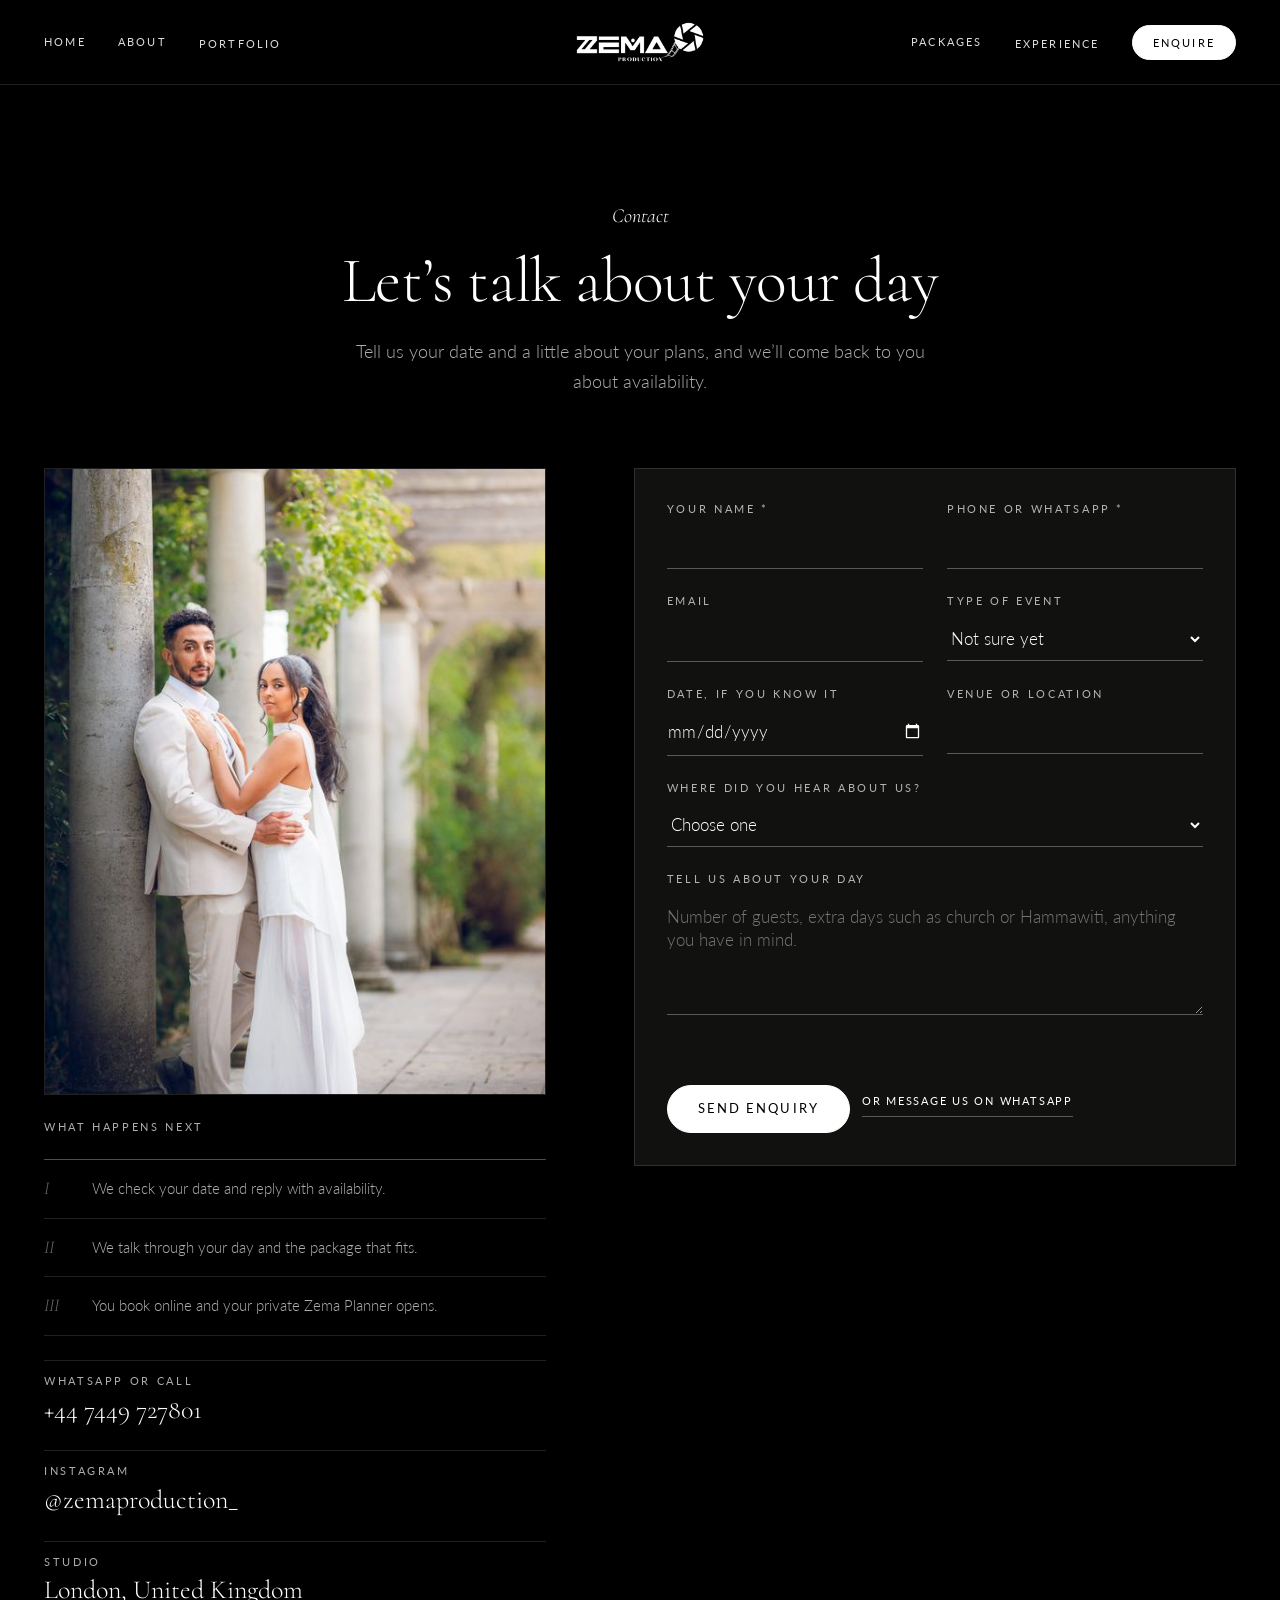
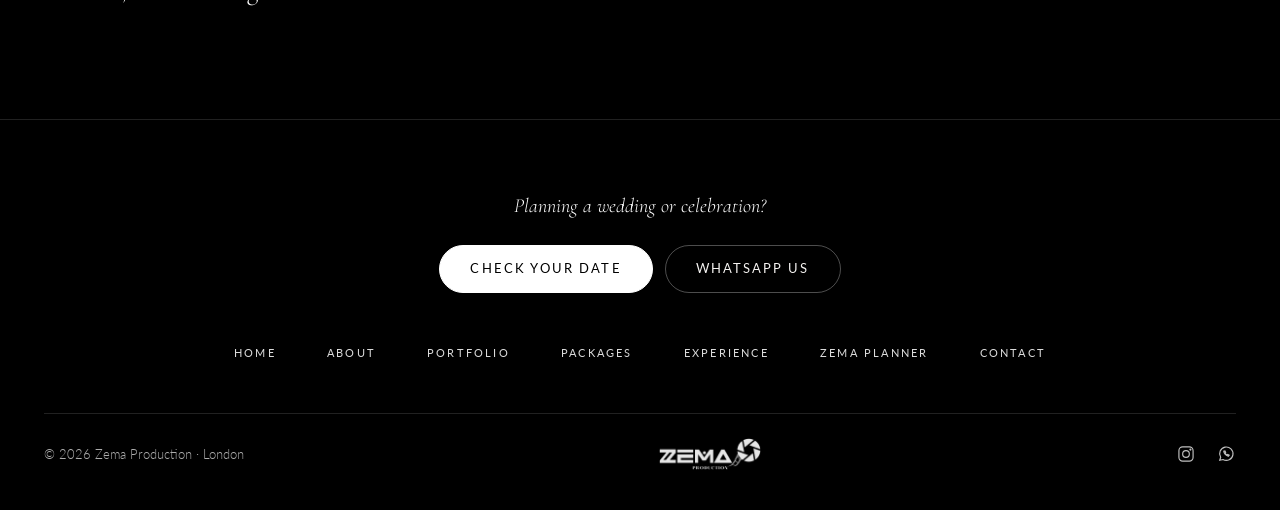
<file: contact/index.html>
<!doctype html>
<html lang="en-GB">
<head>
<meta charset="utf-8">
<meta name="viewport" content="width=device-width, initial-scale=1, viewport-fit=cover">
<title>Contact & enquiries · Zema Production</title>
<meta name="description" content="Check your date with Zema Production. Send an enquiry for wedding photography and film in London and worldwide.">
<meta name="theme-color" content="#000000">
<link rel="canonical" href="https://www.zemaproduction.com/contact/">
<meta property="og:type" content="website">
<meta property="og:site_name" content="Zema Production">
<meta property="og:title" content="Contact & enquiries · Zema Production">
<meta property="og:description" content="Check your date with Zema Production. Send an enquiry for wedding photography and film in London and worldwide.">
<meta property="og:url" content="https://www.zemaproduction.com/contact/">
<meta property="og:image" content="https://www.zemaproduction.com/img/p/na3a5629.jpg">
<meta name="twitter:card" content="summary_large_image">
<link rel="icon" href="../img/favicon.png">
<link rel="preconnect" href="https://fonts.googleapis.com"><link rel="preconnect" href="https://fonts.gstatic.com" crossorigin>
<link rel="stylesheet" href="https://fonts.googleapis.com/css2?family=Cormorant:ital,wght@0,300;0,400;1,300&family=Lato:wght@300;400&display=swap">
<link rel="stylesheet" href="../assets/site.css?v=202611130101">

</head>
<body>
<header class="hd"><div class="wrap">
<nav class="nav" aria-label="Main"><a href="../">Home</a><a href="../about/">About</a><div class="dd"><a href="../portfolio/">Portfolio</a><div class="dd-menu"><a href="../portfolio/weddings/">Weddings</a><a href="../portfolio/pre-wedding/">Pre-wedding &amp; couples</a><a href="../portfolio/church-and-tradition/">Church &amp; tradition</a><a href="../portfolio/celebrations/">Celebrations &amp; events</a><a href="../portfolio/portraits/">Portraits &amp; photoshoots</a></div></div></nav>
<a class="mark" href="../" aria-label="Zema Production home"><img src="../img/logo-white.png" alt="Zema Production" width="140" height="44"></a>
<nav class="nav r" aria-label="More"><a href="../services/">Packages</a><div class="dd"><a href="../experience/">Experience</a><div class="dd-menu"><a href="../experience/">The journey</a><a href="../planner/">Zema Planner</a><a href="../testimonials/">Kind words</a></div></div><a class="enq" href="../contact/" aria-current="page">Enquire</a></nav>
<button class="burger" aria-label="Menu" aria-expanded="false" aria-controls="mnav"><i></i></button>
</div></header>
<div class="mnav" id="mnav">
<a href="../">Home</a><a href="../about/">About</a><a href="../portfolio/">Portfolio</a><a href="../services/">Packages</a><a href="../experience/">Experience</a><a href="../planner/">Zema Planner</a><a href="../testimonials/">Kind words</a>
<a class="pill solid" href="../contact/">Check your date</a>
<div class="sub"><a href="https://wa.me/447449727801" target="_blank" rel="noopener">WhatsApp</a><a href="https://www.instagram.com/zemaproduction_" target="_blank" rel="noopener">Instagram</a></div>
</div>
<main>
<section class="phead"><div class="wrap"><p class="italic">Contact</p><h1 class="display xl">Let’s talk about your day</h1><p class="lead">Tell us your date and a little about your plans, and we’ll come back to you about availability.</p></div></section>
<section class="sec flush-top"><div class="wrap contact">
<div class="cinfo rise"><img src="../img/p/na3a5956.jpg" alt="Couple in a garden pergola" loading="lazy" decoding="async" srcset="../img/p/s/na3a5956.jpg 800w, ../img/p/na3a5956.jpg 1800w" sizes="(max-width: 900px) 100vw, 60vw">
<div class="eyebrow">What happens next</div>
<ol class="next3"><li><span>I</span><p>We check your date and reply with availability.</p></li><li><span>II</span><p>We talk through your day and the package that fits.</p></li><li><span>III</span><p>You book online and your private Zema Planner opens.</p></li></ol>
<div class="cway"><div class="eyebrow">WhatsApp or call</div><a href="https://wa.me/447449727801" target="_blank" rel="noopener">+44 7449 727801</a></div>
<div class="cway"><div class="eyebrow">Instagram</div><a href="https://www.instagram.com/zemaproduction_" target="_blank" rel="noopener">@zemaproduction_</a></div>
<div class="cway"><div class="eyebrow">Studio</div><span>London, United Kingdom</span></div>
</div>
<div id="enqWrap" class="rise"><div class="form-card">
<form id="enq" class="form" novalidate>
<p class="prefill" id="q-pre" hidden></p>
<div class="f"><label for="q-name">Your name *</label><input id="q-name" autocomplete="name" maxlength="120" required></div>
<div class="f"><label for="q-phone">Phone or WhatsApp *</label><input id="q-phone" type="tel" autocomplete="tel" maxlength="40" required></div>
<div class="f"><label for="q-email">Email</label><input id="q-email" type="email" autocomplete="email" maxlength="160"></div>
<div class="f"><label for="q-type">Type of event</label><select id="q-type"><option value="">Not sure yet</option><option>Wedding</option><option>Pre-Wedding Shoot</option><option>Engagement</option><option>Christening</option><option>Birthday Party</option><option>Photoshoot</option><option>Other Small Event</option></select></div>
<div class="f"><label for="q-date">Date, if you know it</label><input id="q-date" type="date"></div>
<div class="f"><label for="q-venue">Venue or location</label><input id="q-venue" maxlength="160"></div>
<div class="f full"><label for="q-heard">Where did you hear about us?</label><select id="q-heard"><option value="">Choose one</option><option>Instagram</option><option>TikTok</option><option>Google</option><option>A friend or family member</option><option>A wedding we filmed</option><option>Digital invitation</option><option>Other</option></select></div>
<div class="f full"><label for="q-text">Tell us about your day</label><textarea id="q-text" maxlength="1500" placeholder="Number of guests, extra days such as church or Hammawiti, anything you have in mind."></textarea></div>
<div class="hp" aria-hidden="true"><label for="q-web">Website</label><input id="q-web" tabindex="-1" autocomplete="off"></div>
<p class="msg" id="q-msg-out" role="status"></p>
<div class="submit"><button class="pill solid" type="submit">Send enquiry</button><a class="tl" href="https://wa.me/447449727801" target="_blank" rel="noopener">Or message us on WhatsApp</a></div>
</form>
</div></div>
</div></section>
</main>
<footer class="ft"><div class="wrap">
<div class="ft-cta"><p class="italic">Planning a wedding or celebration?</p><div class="hero-cta center"><a class="pill solid" href="../contact/">Check your date</a><a class="pill" href="https://wa.me/447449727801" target="_blank" rel="noopener">WhatsApp us</a></div></div>
<nav class="nav" aria-label="Footer"><a href="../">Home</a><a href="../about/">About</a><a href="../portfolio/">Portfolio</a><a href="../services/">Packages</a><a href="../experience/">Experience</a><a href="../planner/">Zema Planner</a><a href="../contact/">Contact</a></nav>
<div class="base">
<span>© <span id="yr">2026</span> Zema Production · London</span>
<img class="logo" src="../img/logo-white.png" alt="Zema Production" width="102" height="32" loading="lazy">
<div class="soc">
<a href="https://www.instagram.com/zemaproduction_" target="_blank" rel="noopener" aria-label="Instagram"><svg viewBox="0 0 24 24"><rect x="3.5" y="3.5" width="17" height="17" rx="4.5"/><circle cx="12" cy="12" r="4"/><circle cx="17.3" cy="6.7" r=".6"/></svg></a>
<a href="https://wa.me/447449727801" target="_blank" rel="noopener" aria-label="WhatsApp"><svg viewBox="0 0 24 24"><path d="M4.5 19.5l1.1-3.6A8 8 0 1 1 8.4 18.6z"/><path d="M9.3 8.6c.3 2.5 2.3 4.9 5.4 6.1l1.1-1.3-1.8-.9-.8.8c-1-.5-1.9-1.4-2.4-2.4l.8-.8-.9-1.8z"/></svg></a>
</div>
</div>
</div></footer>
<script src="../assets/site.js?v=202611130101" defer></script>
</body>
</html>
</file>
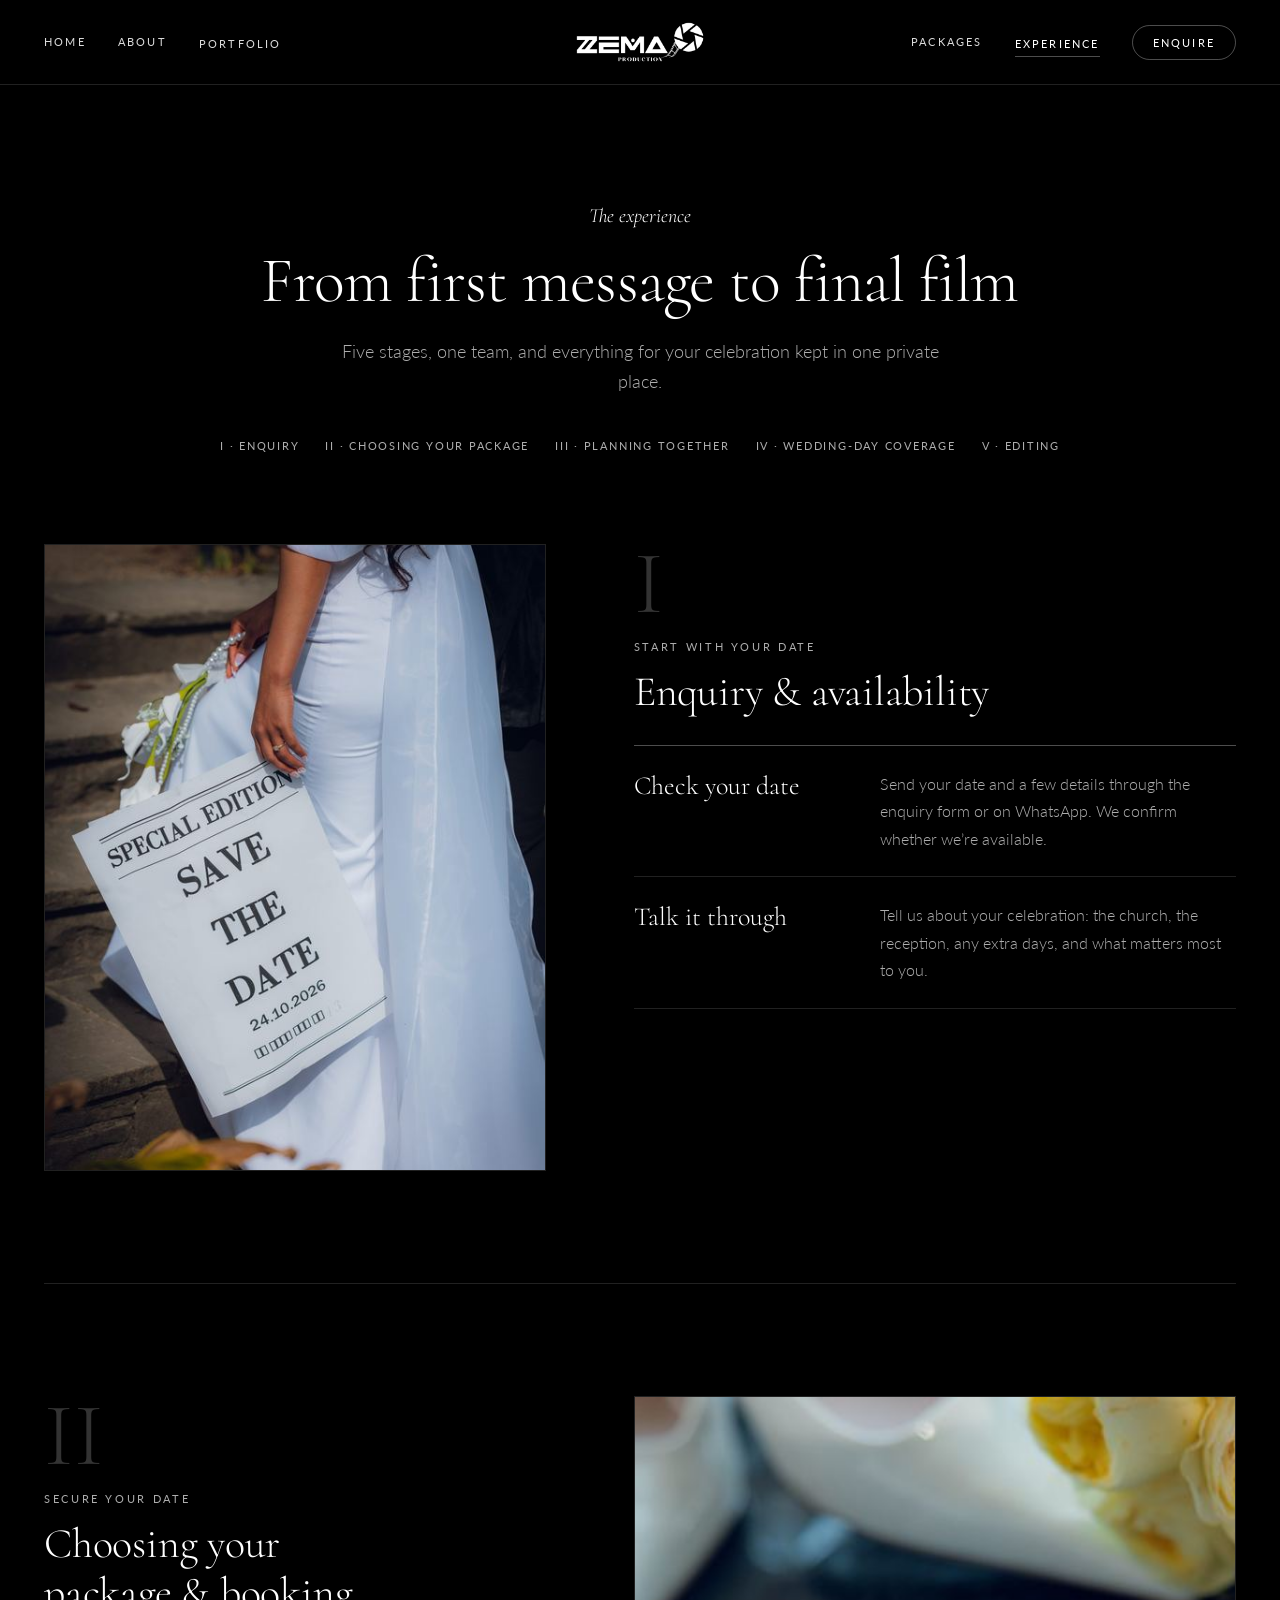
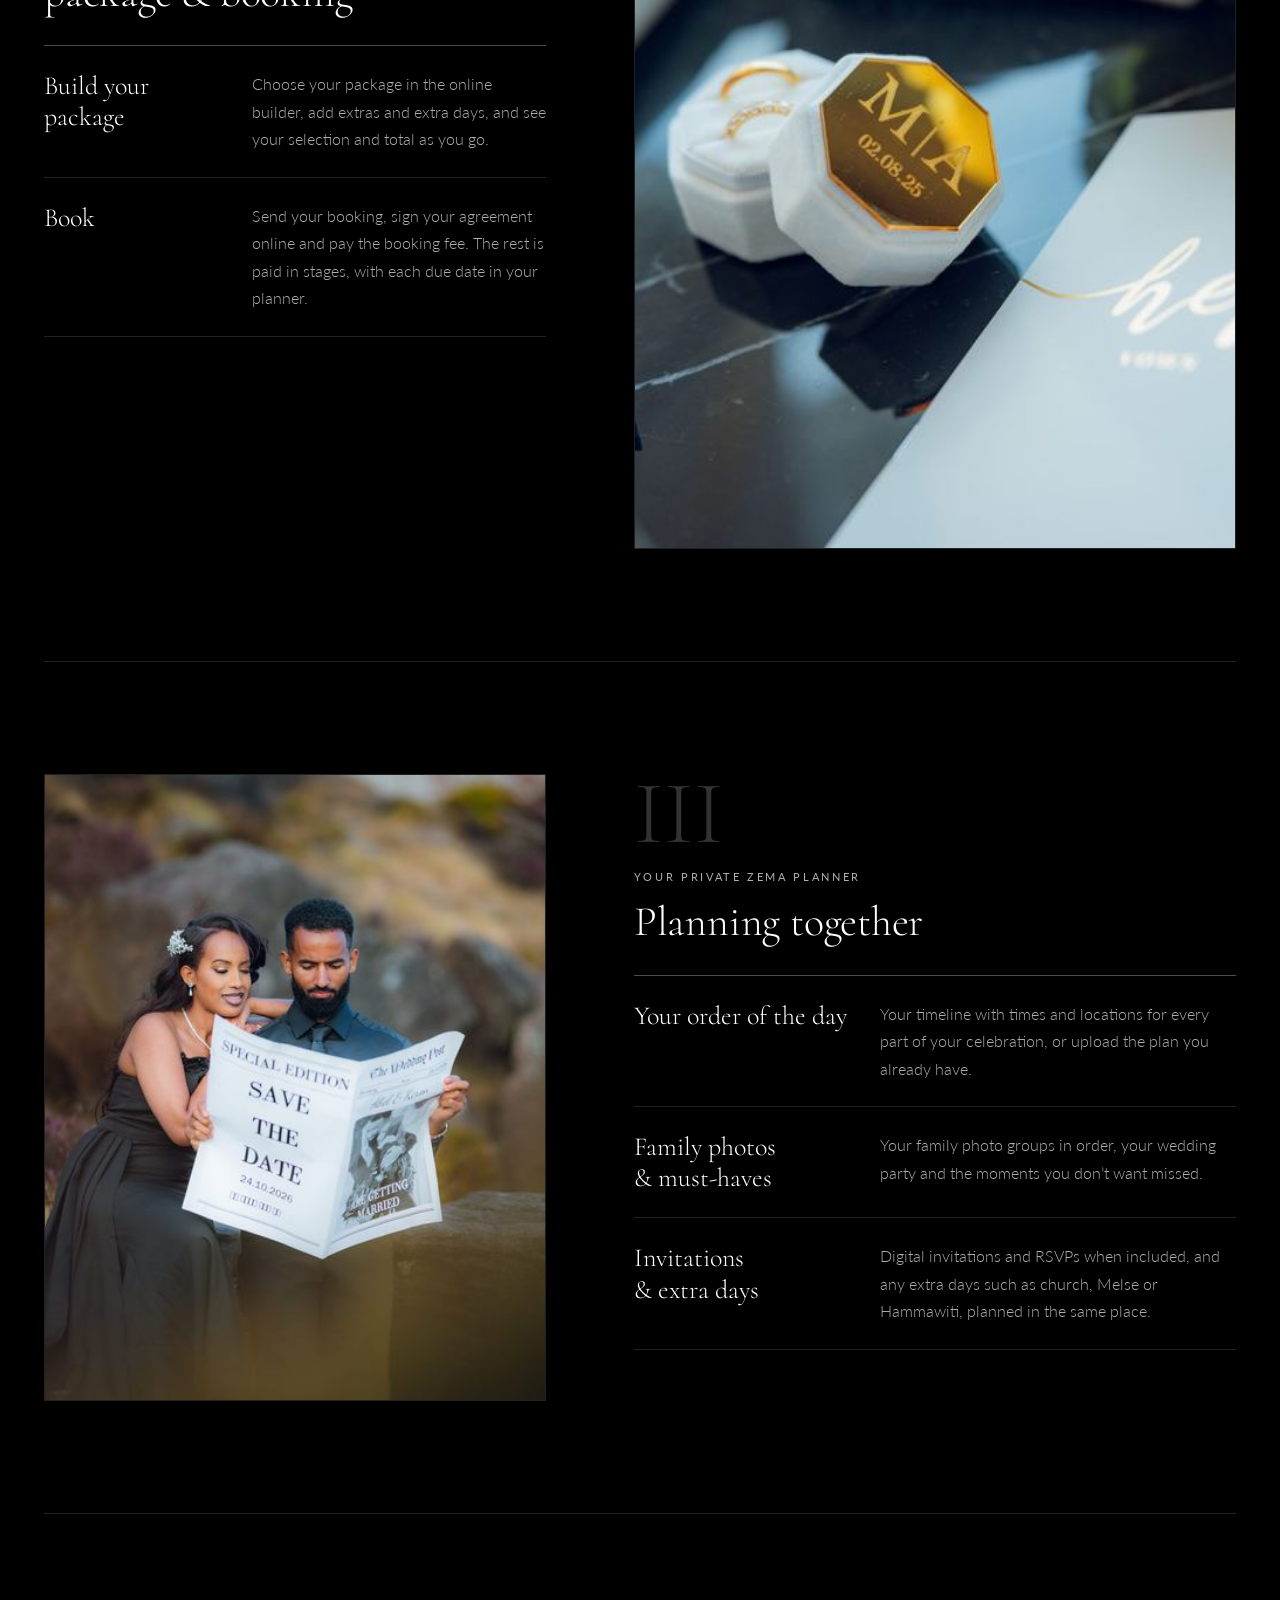
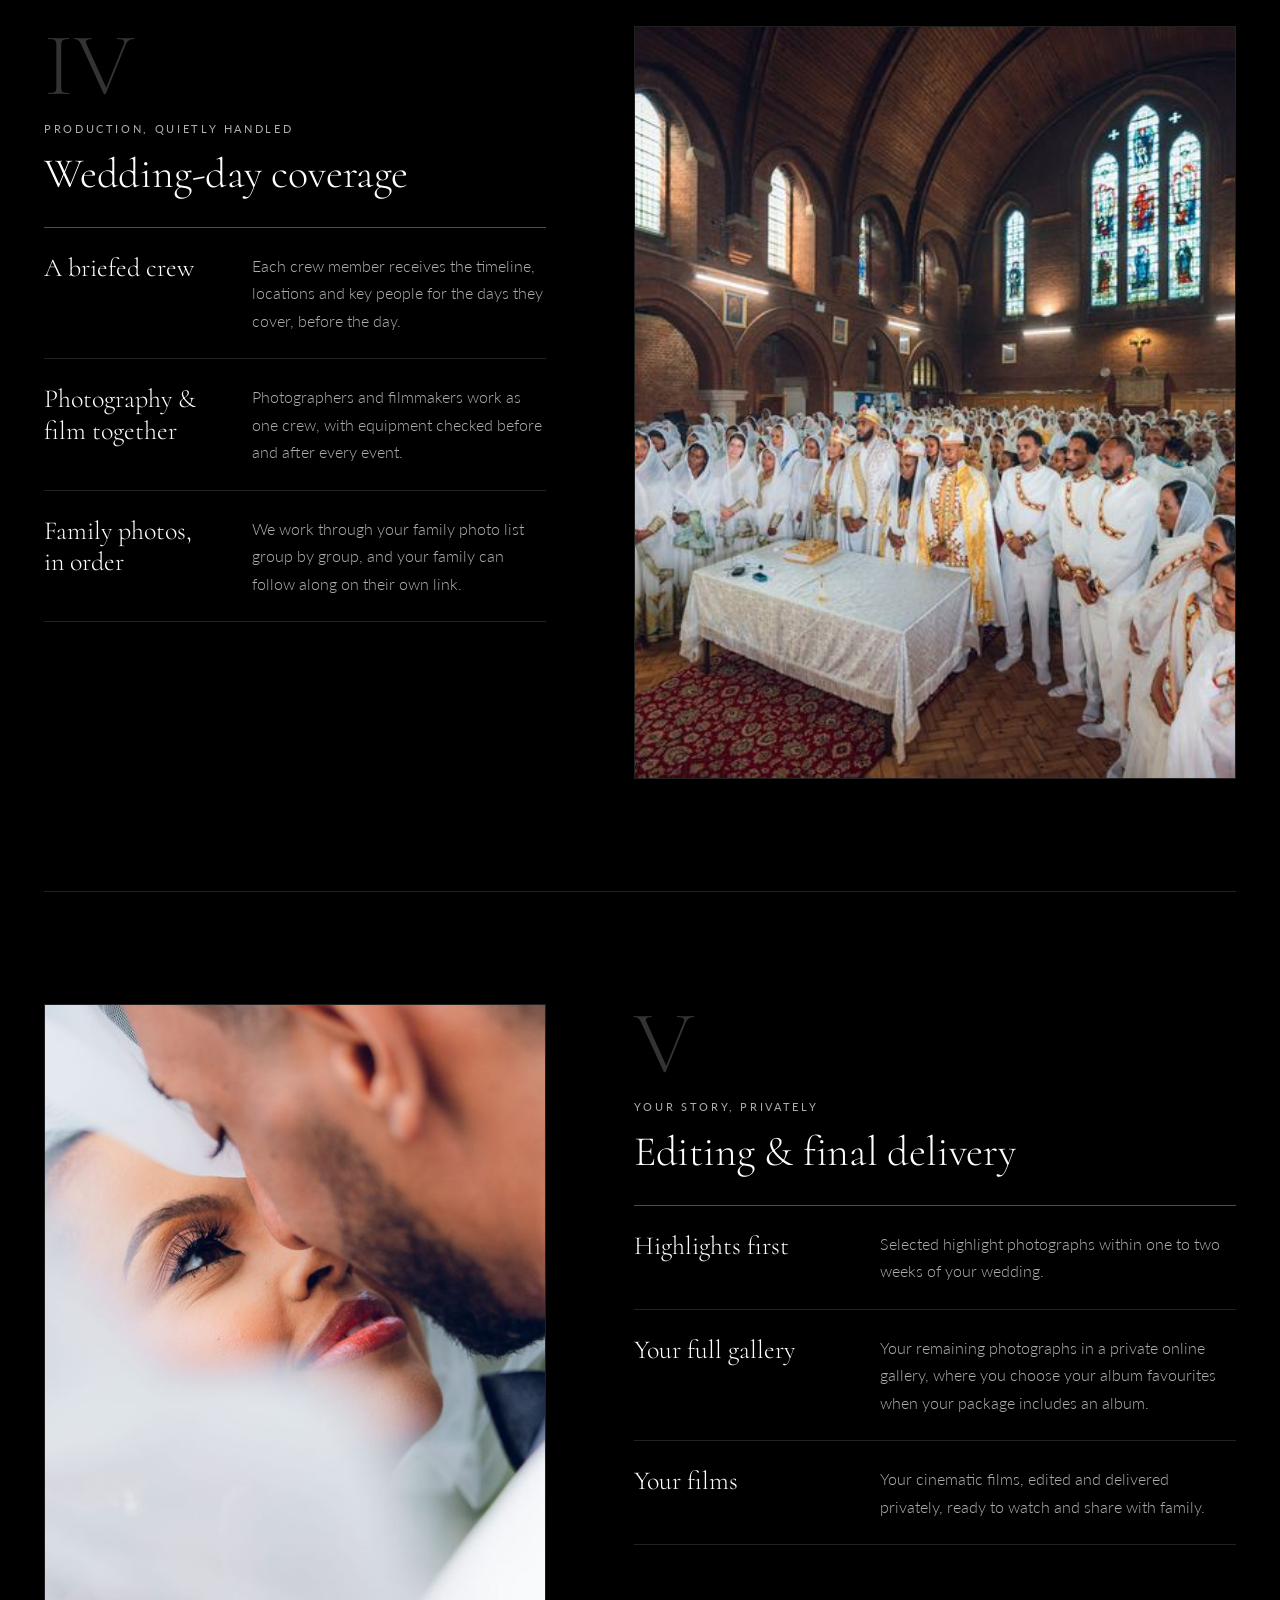
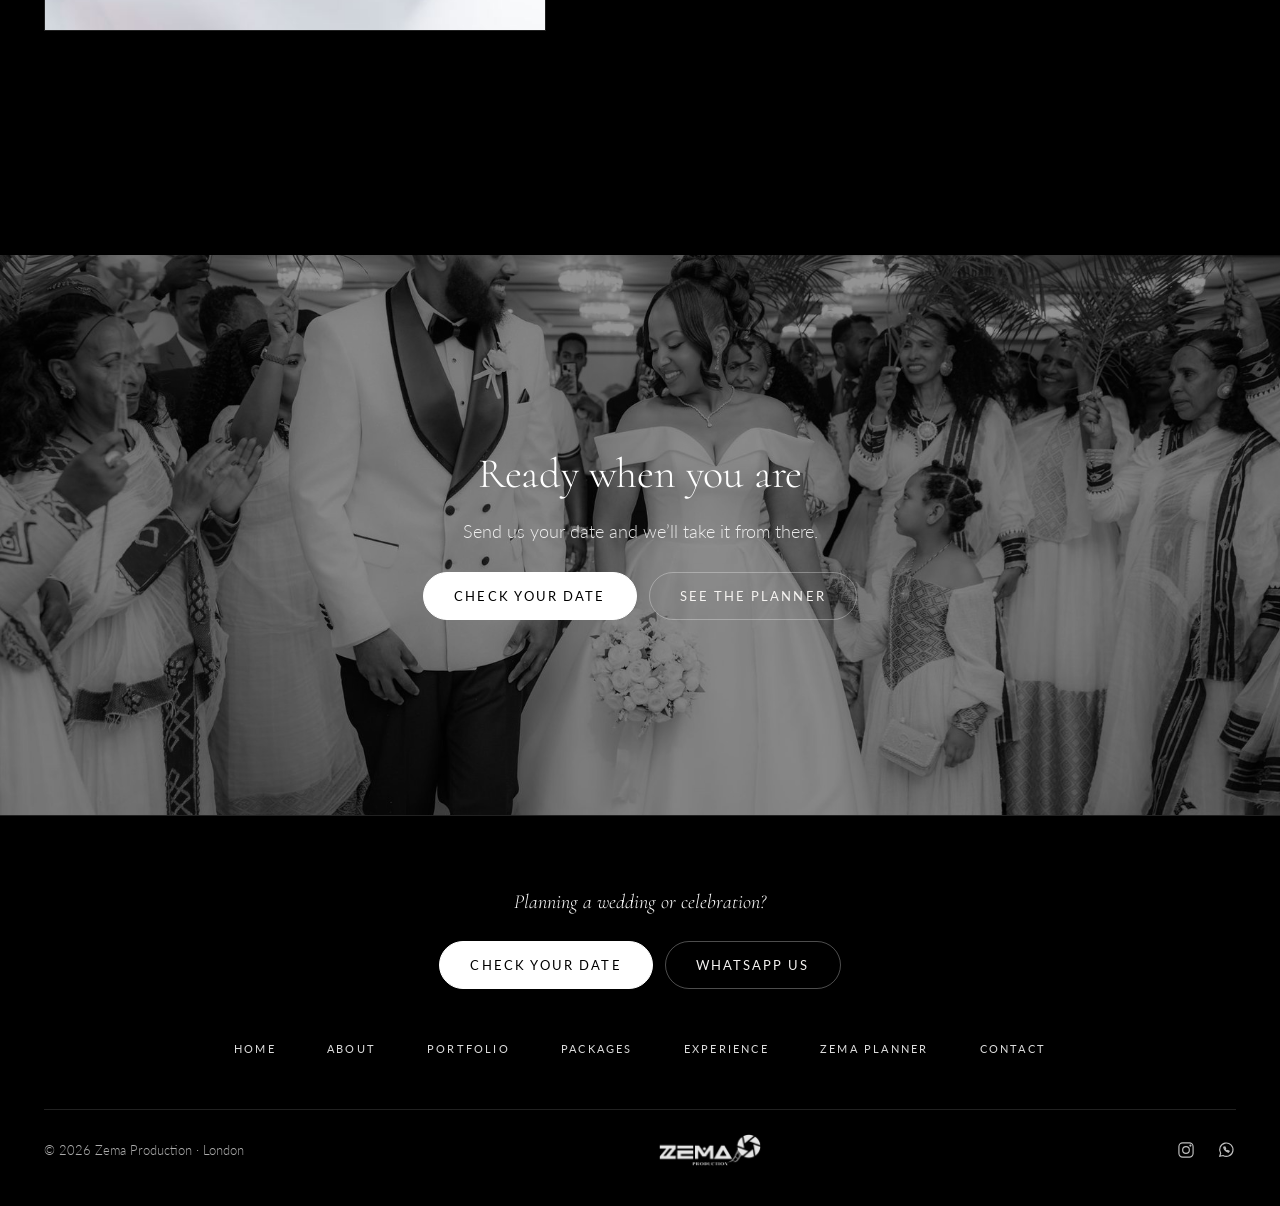
<file: experience/index.html>
<!doctype html>
<html lang="en-GB">
<head>
<meta charset="utf-8">
<meta name="viewport" content="width=device-width, initial-scale=1, viewport-fit=cover">
<title>The Zema experience · Zema Production</title>
<meta name="description" content="How a Zema Production wedding works: enquiry, choosing your package and booking, planning together, wedding-day coverage, editing and private delivery.">
<meta name="theme-color" content="#000000">
<link rel="canonical" href="https://www.zemaproduction.com/experience/">
<meta property="og:type" content="website">
<meta property="og:site_name" content="Zema Production">
<meta property="og:title" content="The Zema experience · Zema Production">
<meta property="og:description" content="How a Zema Production wedding works: enquiry, choosing your package and booking, planning together, wedding-day coverage, editing and private delivery.">
<meta property="og:url" content="https://www.zemaproduction.com/experience/">
<meta property="og:image" content="https://www.zemaproduction.com/img/p/na3a5629.jpg">
<meta name="twitter:card" content="summary_large_image">
<link rel="icon" href="../img/favicon.png">
<link rel="preconnect" href="https://fonts.googleapis.com"><link rel="preconnect" href="https://fonts.gstatic.com" crossorigin>
<link rel="stylesheet" href="https://fonts.googleapis.com/css2?family=Cormorant:ital,wght@0,300;0,400;1,300&family=Lato:wght@300;400&display=swap">
<link rel="stylesheet" href="../assets/site.css?v=202611130101">

</head>
<body>
<header class="hd"><div class="wrap">
<nav class="nav" aria-label="Main"><a href="../">Home</a><a href="../about/">About</a><div class="dd"><a href="../portfolio/">Portfolio</a><div class="dd-menu"><a href="../portfolio/weddings/">Weddings</a><a href="../portfolio/pre-wedding/">Pre-wedding &amp; couples</a><a href="../portfolio/church-and-tradition/">Church &amp; tradition</a><a href="../portfolio/celebrations/">Celebrations &amp; events</a><a href="../portfolio/portraits/">Portraits &amp; photoshoots</a></div></div></nav>
<a class="mark" href="../" aria-label="Zema Production home"><img src="../img/logo-white.png" alt="Zema Production" width="140" height="44"></a>
<nav class="nav r" aria-label="More"><a href="../services/">Packages</a><div class="dd"><a href="../experience/" aria-current="page">Experience</a><div class="dd-menu"><a href="../experience/">The journey</a><a href="../planner/">Zema Planner</a><a href="../testimonials/">Kind words</a></div></div><a class="enq" href="../contact/">Enquire</a></nav>
<button class="burger" aria-label="Menu" aria-expanded="false" aria-controls="mnav"><i></i></button>
</div></header>
<div class="mnav" id="mnav">
<a href="../">Home</a><a href="../about/">About</a><a href="../portfolio/">Portfolio</a><a href="../services/">Packages</a><a href="../experience/">Experience</a><a href="../planner/">Zema Planner</a><a href="../testimonials/">Kind words</a>
<a class="pill solid" href="../contact/">Check your date</a>
<div class="sub"><a href="https://wa.me/447449727801" target="_blank" rel="noopener">WhatsApp</a><a href="https://www.instagram.com/zemaproduction_" target="_blank" rel="noopener">Instagram</a></div>
</div>
<main>
<section class="phead"><div class="wrap"><p class="italic">The experience</p><h1 class="display xl">From first message to final film</h1><p class="lead">Five stages, one team, and everything for your celebration kept in one private place.</p>
<nav class="chap-nav" aria-label="Stages"><a href="#ch-1">I · Enquiry</a><a href="#ch-2">II · Choosing your package</a><a href="#ch-3">III · Planning together</a><a href="#ch-4">IV · Wedding-day coverage</a><a href="#ch-5">V · Editing</a></nav></div></section>
<section class="sec flush-top"><div class="wrap chaps"><article id="ch-1" class="chap"><div class="chap-img rise"><img src="../img/p/na3a0858.jpg" alt="" loading="lazy" decoding="async" srcset="../img/p/s/na3a0858.jpg 800w, ../img/p/na3a0858.jpg 1800w" sizes="(max-width: 900px) 100vw, 60vw"></div><div class="chap-txt rise"><div class="cnum">I</div><div class="eyebrow">Start with your date</div><h2 class="display">Enquiry &amp; availability</h2><ol class="csteps"><li><h3>Check your date</h3><p>Send your date and a few details through the enquiry form or on WhatsApp. We confirm whether we’re available.</p></li><li><h3>Talk it through</h3><p>Tell us about your celebration: the church, the reception, any extra days, and what matters most to you.</p></li></ol></div></article><article id="ch-2" class="chap rev"><div class="chap-img rise"><img src="../img/p/na3a6580.jpg" alt="" loading="lazy" decoding="async" srcset="../img/p/s/na3a6580.jpg 800w, ../img/p/na3a6580.jpg 1800w" sizes="(max-width: 900px) 100vw, 60vw"></div><div class="chap-txt rise"><div class="cnum">II</div><div class="eyebrow">Secure your date</div><h2 class="display">Choosing your package &amp; booking</h2><ol class="csteps"><li><h3>Build your package</h3><p>Choose your package in the online builder, add extras and extra days, and see your selection and total as you go.</p></li><li><h3>Book</h3><p>Send your booking, sign your agreement online and pay the booking fee. The rest is paid in stages, with each due date in your planner.</p></li></ol></div></article><article id="ch-3" class="chap"><div class="chap-img rise"><img src="../img/p/na3a1603.jpg" alt="" loading="lazy" decoding="async" srcset="../img/p/s/na3a1603.jpg 800w, ../img/p/na3a1603.jpg 1800w" sizes="(max-width: 900px) 100vw, 60vw"></div><div class="chap-txt rise"><div class="cnum">III</div><div class="eyebrow">Your private Zema Planner</div><h2 class="display">Planning together</h2><ol class="csteps"><li><h3>Your order of the day</h3><p>Your timeline with times and locations for every part of your celebration, or upload the plan you already have.</p></li><li><h3>Family photos &amp; must-haves</h3><p>Your family photo groups in order, your wedding party and the moments you don’t want missed.</p></li><li><h3>Invitations &amp; extra days</h3><p>Digital invitations and RSVPs when included, and any extra days such as church, Melse or Hammawiti, planned in the same place.</p></li></ol></div></article><article id="ch-4" class="chap rev"><div class="chap-img rise"><img src="../img/p/na3a0481.jpg" alt="" loading="lazy" decoding="async" srcset="../img/p/s/na3a0481.jpg 800w, ../img/p/na3a0481.jpg 1800w" sizes="(max-width: 900px) 100vw, 60vw"></div><div class="chap-txt rise"><div class="cnum">IV</div><div class="eyebrow">Production, quietly handled</div><h2 class="display">Wedding-day coverage</h2><ol class="csteps"><li><h3>A briefed crew</h3><p>Each crew member receives the timeline, locations and key people for the days they cover, before the day.</p></li><li><h3>Photography &amp; film together</h3><p>Photographers and filmmakers work as one crew, with equipment checked before and after every event.</p></li><li><h3>Family photos, in order</h3><p>We work through your family photo list group by group, and your family can follow along on their own link.</p></li></ol></div></article><article id="ch-5" class="chap"><div class="chap-img rise"><img src="../img/p/na3a2231.jpg" alt="" loading="lazy" decoding="async" srcset="../img/p/s/na3a2231.jpg 800w, ../img/p/na3a2231.jpg 1800w" sizes="(max-width: 900px) 100vw, 60vw"></div><div class="chap-txt rise"><div class="cnum">V</div><div class="eyebrow">Your story, privately</div><h2 class="display">Editing &amp; final delivery</h2><ol class="csteps"><li><h3>Highlights first</h3><p>Selected highlight photographs within one to two weeks of your wedding.</p></li><li><h3>Your full gallery</h3><p>Your remaining photographs in a private online gallery, where you choose your album favourites when your package includes an album.</p></li><li><h3>Your films</h3><p>Your cinematic films, edited and delivered privately, ready to watch and share with family.</p></li></ol></div></article></div></section>
<section class="banner"><img src="../img/p/na3a3126.jpg" alt="" loading="lazy" decoding="async" srcset="../img/p/s/na3a3126.jpg 800w, ../img/p/na3a3126.jpg 1800w" sizes="100vw">
<div class="wrap in rise"><h2 class="display">Ready when you are</h2><p class="lead">Send us your date and we’ll take it from there.</p><div class="hero-cta"><a class="pill solid" href="../contact/">Check your date</a><a class="pill" href="../planner/">See the planner</a></div></div></section>
</main>
<footer class="ft"><div class="wrap">
<div class="ft-cta"><p class="italic">Planning a wedding or celebration?</p><div class="hero-cta center"><a class="pill solid" href="../contact/">Check your date</a><a class="pill" href="https://wa.me/447449727801" target="_blank" rel="noopener">WhatsApp us</a></div></div>
<nav class="nav" aria-label="Footer"><a href="../">Home</a><a href="../about/">About</a><a href="../portfolio/">Portfolio</a><a href="../services/">Packages</a><a href="../experience/">Experience</a><a href="../planner/">Zema Planner</a><a href="../contact/">Contact</a></nav>
<div class="base">
<span>© <span id="yr">2026</span> Zema Production · London</span>
<img class="logo" src="../img/logo-white.png" alt="Zema Production" width="102" height="32" loading="lazy">
<div class="soc">
<a href="https://www.instagram.com/zemaproduction_" target="_blank" rel="noopener" aria-label="Instagram"><svg viewBox="0 0 24 24"><rect x="3.5" y="3.5" width="17" height="17" rx="4.5"/><circle cx="12" cy="12" r="4"/><circle cx="17.3" cy="6.7" r=".6"/></svg></a>
<a href="https://wa.me/447449727801" target="_blank" rel="noopener" aria-label="WhatsApp"><svg viewBox="0 0 24 24"><path d="M4.5 19.5l1.1-3.6A8 8 0 1 1 8.4 18.6z"/><path d="M9.3 8.6c.3 2.5 2.3 4.9 5.4 6.1l1.1-1.3-1.8-.9-.8.8c-1-.5-1.9-1.4-2.4-2.4l.8-.8-.9-1.8z"/></svg></a>
</div>
</div>
</div></footer>
<script src="../assets/site.js?v=202611130101" defer></script>
</body>
</html>
</file>
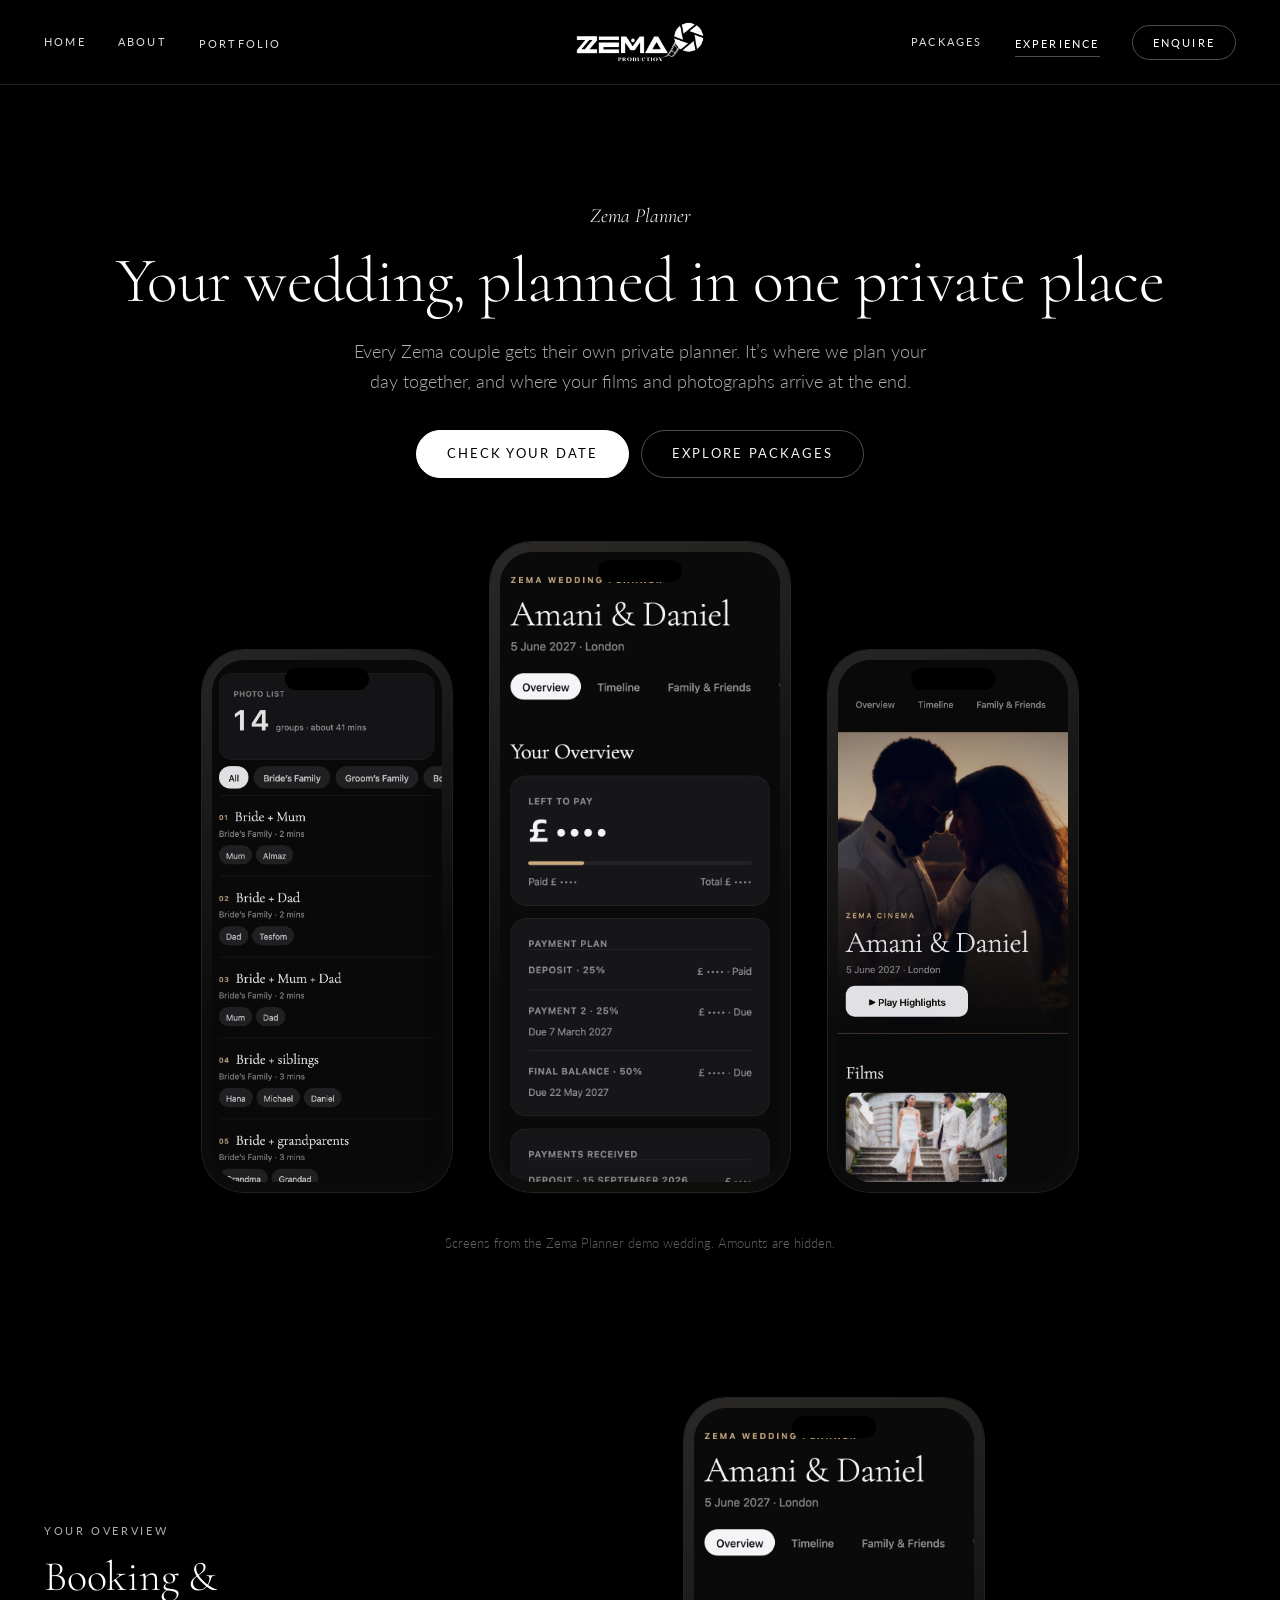
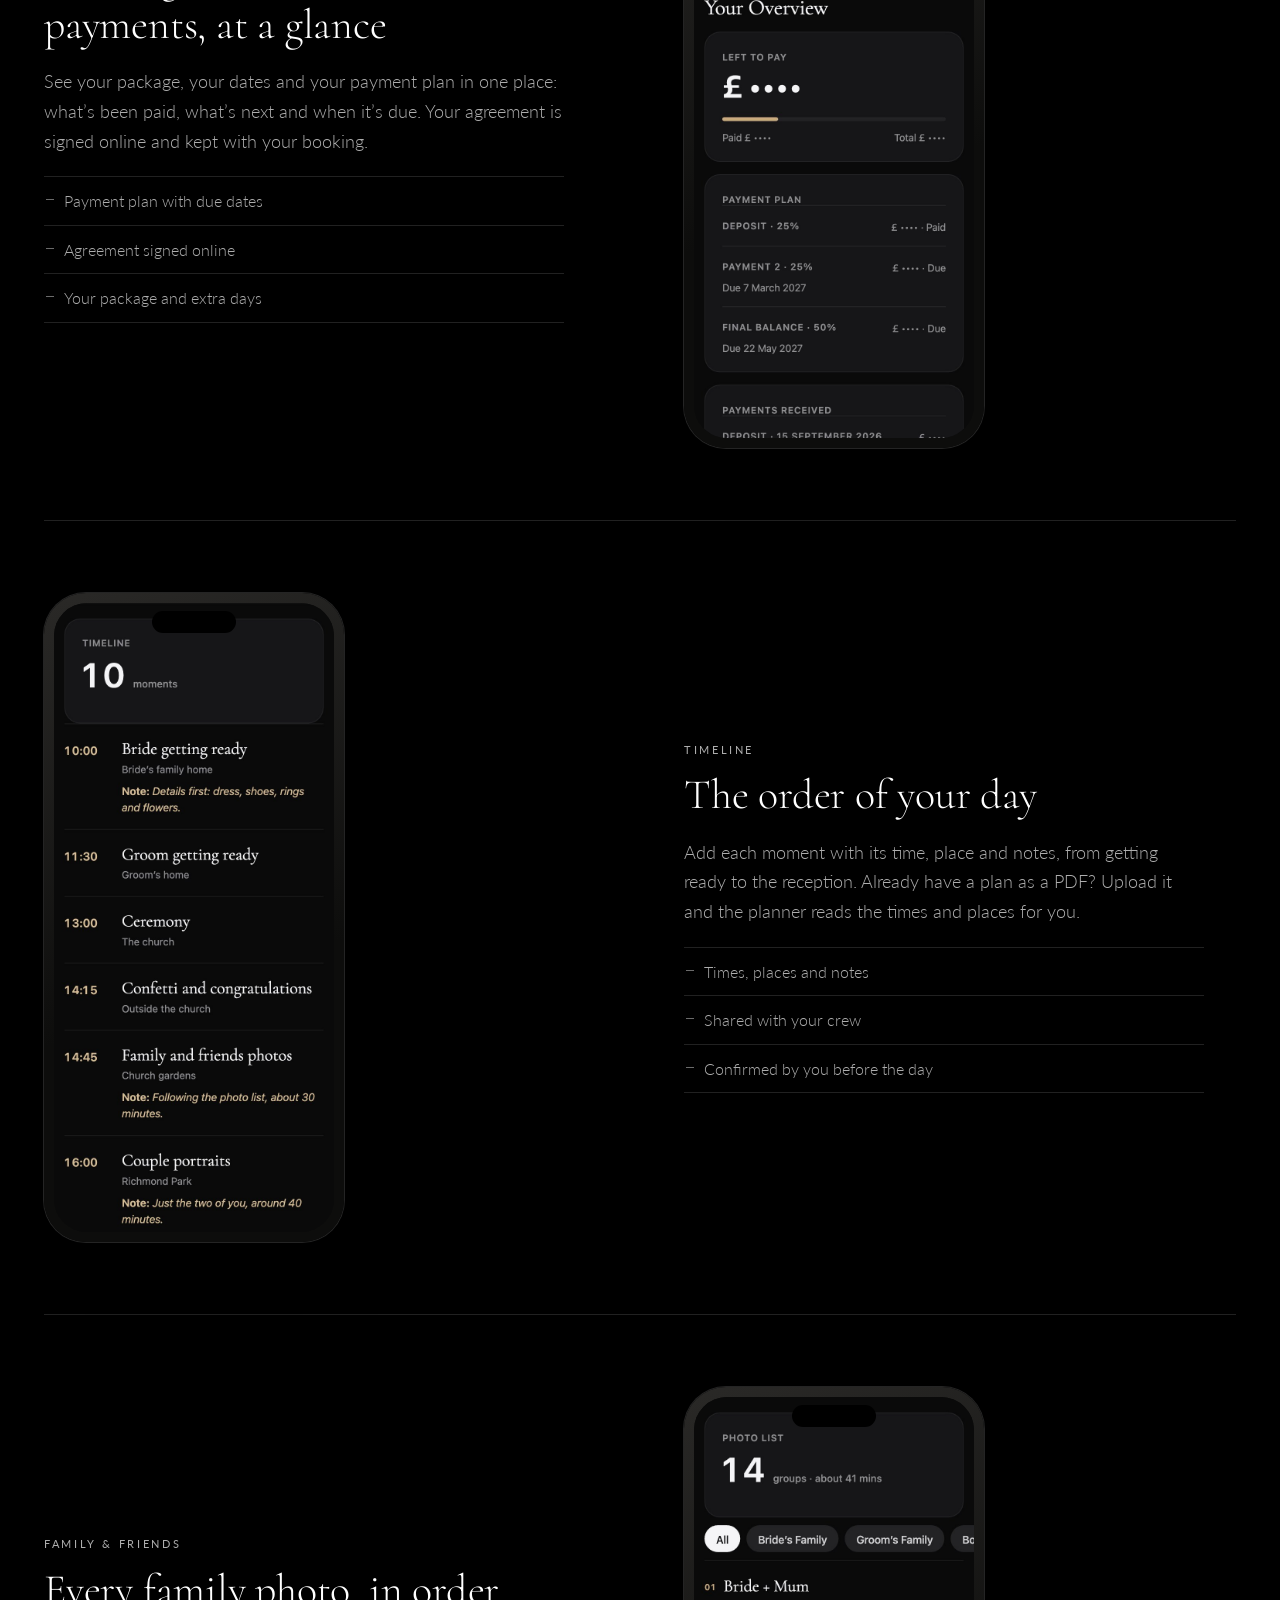
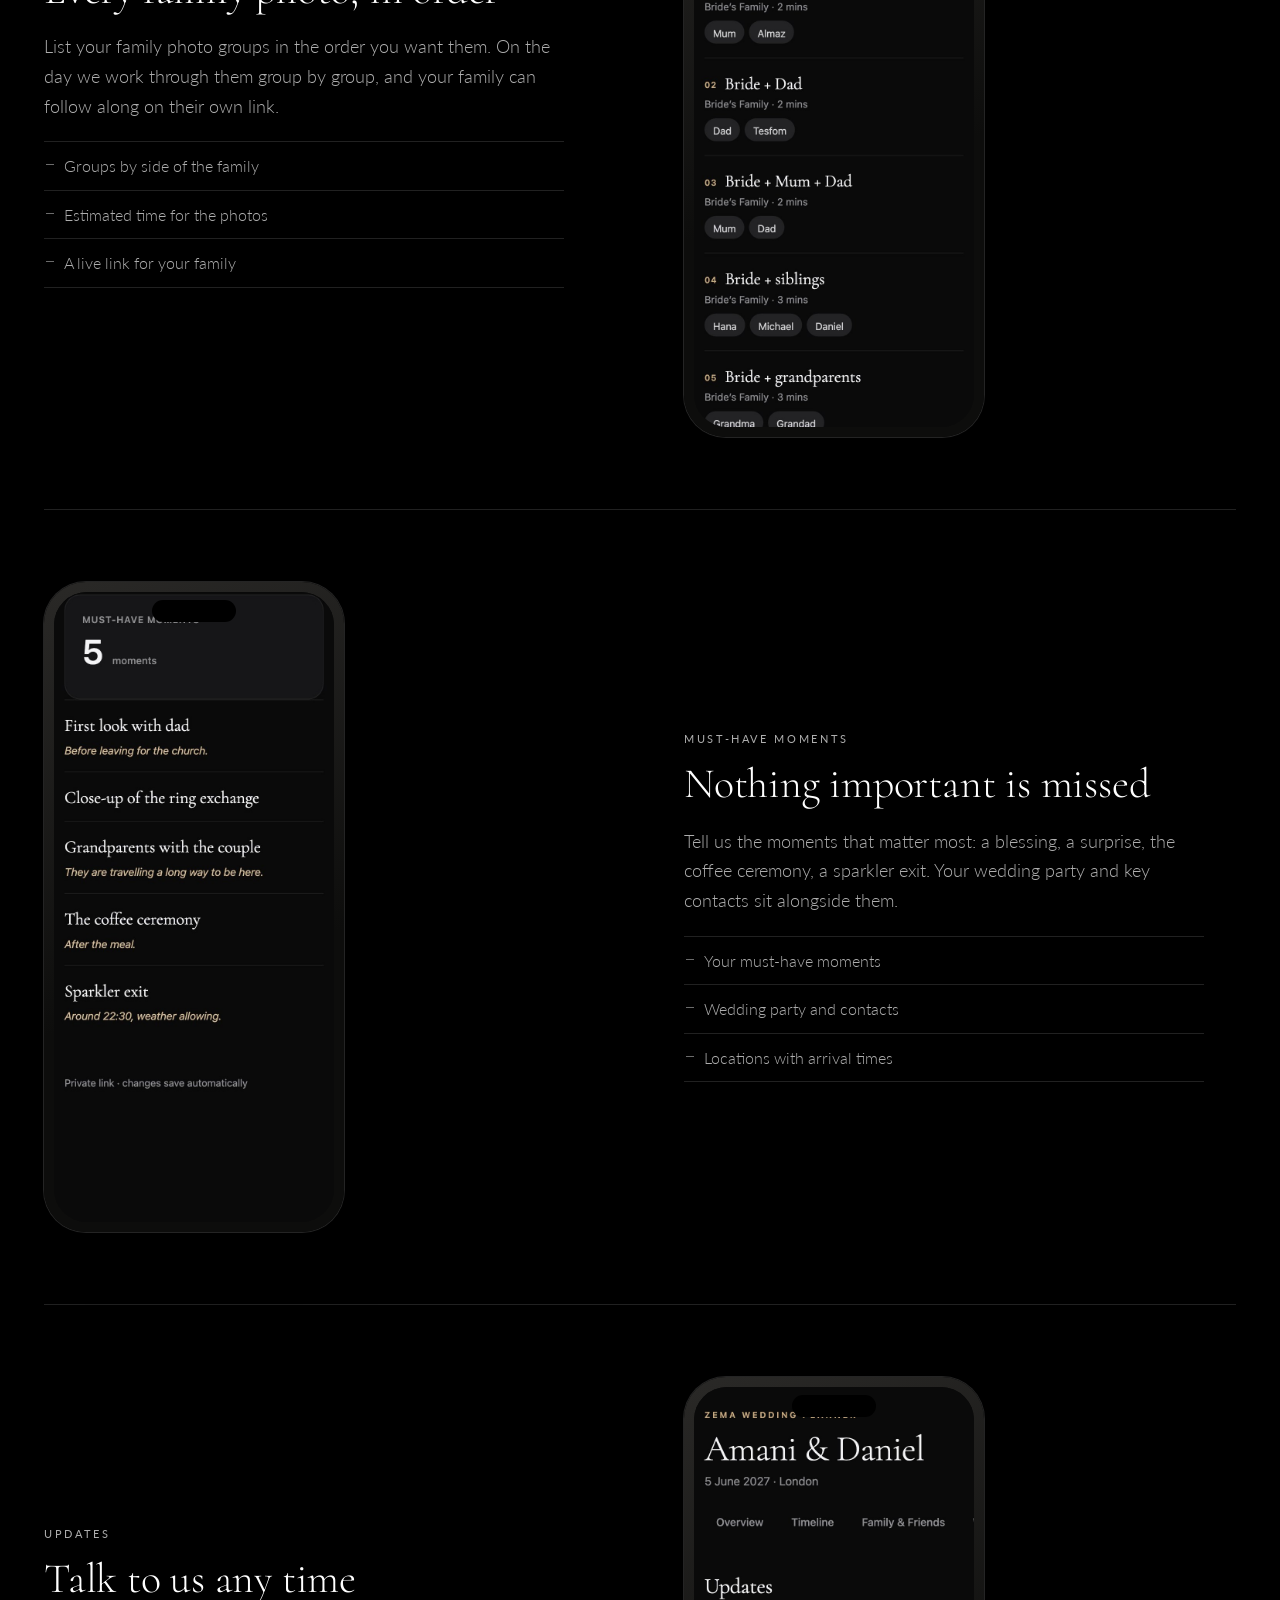
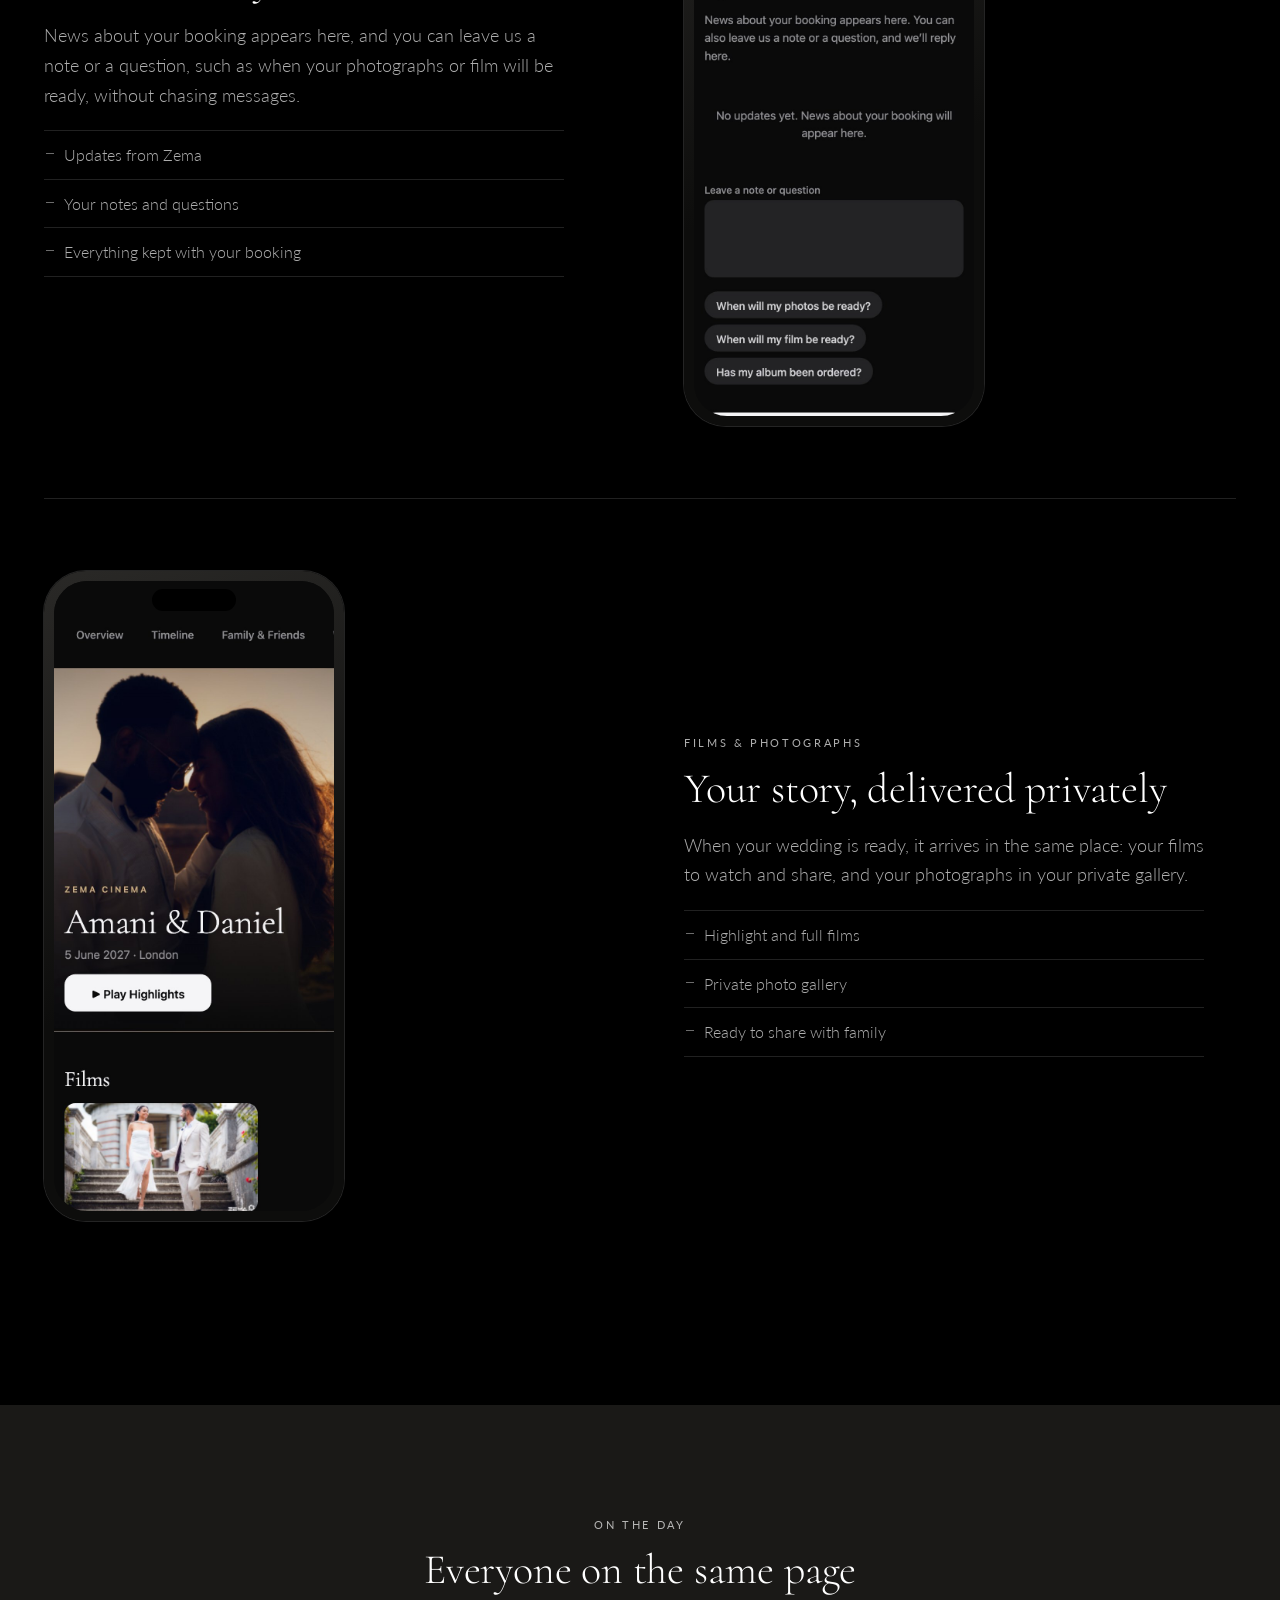
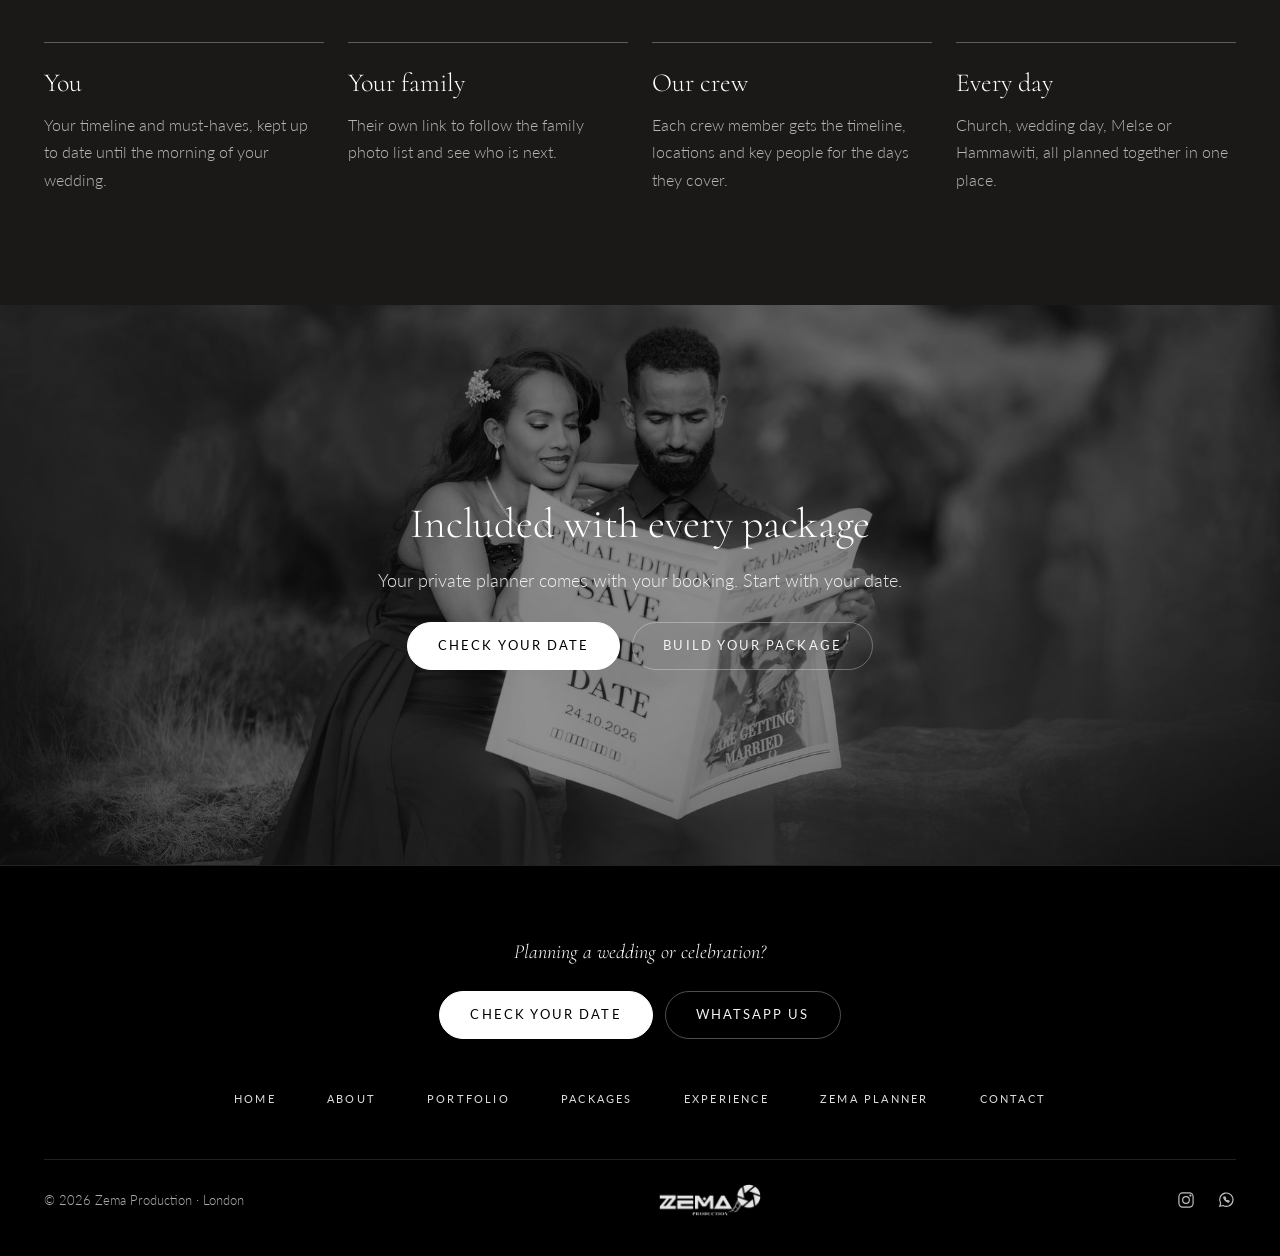
<file: planner/index.html>
<!doctype html>
<html lang="en-GB">
<head>
<meta charset="utf-8">
<meta name="viewport" content="width=device-width, initial-scale=1, viewport-fit=cover">
<title>Zema Planner · Your private wedding planner</title>
<meta name="description" content="Every Zema Production couple gets a private planner: timeline, family photo list, must-have moments, payments, updates and private delivery of films and photographs.">
<meta name="theme-color" content="#000000">
<link rel="canonical" href="https://www.zemaproduction.com/planner/">
<meta property="og:type" content="website">
<meta property="og:site_name" content="Zema Production">
<meta property="og:title" content="Zema Planner · Your private wedding planner">
<meta property="og:description" content="Every Zema Production couple gets a private planner: timeline, family photo list, must-have moments, payments, updates and private delivery of films and photographs.">
<meta property="og:url" content="https://www.zemaproduction.com/planner/">
<meta property="og:image" content="https://www.zemaproduction.com/img/planner/planner-overview.jpg">
<meta name="twitter:card" content="summary_large_image">
<link rel="icon" href="../img/favicon.png">
<link rel="preconnect" href="https://fonts.googleapis.com"><link rel="preconnect" href="https://fonts.gstatic.com" crossorigin>
<link rel="stylesheet" href="https://fonts.googleapis.com/css2?family=Cormorant:ital,wght@0,300;0,400;1,300&family=Lato:wght@300;400&display=swap">
<link rel="stylesheet" href="../assets/site.css?v=202611130101">

</head>
<body>
<header class="hd"><div class="wrap">
<nav class="nav" aria-label="Main"><a href="../">Home</a><a href="../about/">About</a><div class="dd"><a href="../portfolio/">Portfolio</a><div class="dd-menu"><a href="../portfolio/weddings/">Weddings</a><a href="../portfolio/pre-wedding/">Pre-wedding &amp; couples</a><a href="../portfolio/church-and-tradition/">Church &amp; tradition</a><a href="../portfolio/celebrations/">Celebrations &amp; events</a><a href="../portfolio/portraits/">Portraits &amp; photoshoots</a></div></div></nav>
<a class="mark" href="../" aria-label="Zema Production home"><img src="../img/logo-white.png" alt="Zema Production" width="140" height="44"></a>
<nav class="nav r" aria-label="More"><a href="../services/">Packages</a><div class="dd"><a href="../experience/" aria-current="page">Experience</a><div class="dd-menu"><a href="../experience/">The journey</a><a href="../planner/">Zema Planner</a><a href="../testimonials/">Kind words</a></div></div><a class="enq" href="../contact/">Enquire</a></nav>
<button class="burger" aria-label="Menu" aria-expanded="false" aria-controls="mnav"><i></i></button>
</div></header>
<div class="mnav" id="mnav">
<a href="../">Home</a><a href="../about/">About</a><a href="../portfolio/">Portfolio</a><a href="../services/">Packages</a><a href="../experience/">Experience</a><a href="../planner/">Zema Planner</a><a href="../testimonials/">Kind words</a>
<a class="pill solid" href="../contact/">Check your date</a>
<div class="sub"><a href="https://wa.me/447449727801" target="_blank" rel="noopener">WhatsApp</a><a href="https://www.instagram.com/zemaproduction_" target="_blank" rel="noopener">Instagram</a></div>
</div>
<main>
<section class="phead"><div class="wrap"><p class="italic">Zema Planner</p><h1 class="display xl">Your wedding, planned in one private place</h1><p class="lead">Every Zema couple gets their own private planner. It’s where we plan your day together, and where your films and photographs arrive at the end.</p>
<div class="hero-cta"><a class="pill solid" href="../contact/">Check your date</a><a class="pill" href="../services/">Explore packages</a></div>
<div class="phones rise"><div class="phone"><img src="../img/planner/planner-family.jpg" alt="Zema Planner family photo list" loading="lazy" decoding="async"></div><div class="phone"><img src="../img/planner/planner-overview.jpg" alt="Zema Planner overview" decoding="async"></div><div class="phone"><img src="../img/planner/planner-delivery.jpg" alt="Zema Planner film delivery" loading="lazy" decoding="async"></div></div>
<p class="shot-note">Screens from the Zema Planner demo wedding. Amounts are hidden.</p></div></section>
<section class="sec flush-top"><div class="wrap pfeats"><div class="pfeat"><div class="ptxt rise"><div class="eyebrow">Your overview</div><h2 class="display">Booking &amp; payments, at a glance</h2><p class="lead">See your package, your dates and your payment plan in one place: what’s been paid, what’s next and when it’s due. Your agreement is signed online and kept with your booking.</p><ul><li>Payment plan with due dates</li><li>Agreement signed online</li><li>Your package and extra days</li></ul></div><div class="rise"><div class="phone"><img src="../img/planner/planner-overview.jpg" alt="Zema Planner: Your overview" loading="lazy" decoding="async"></div></div></div><div class="pfeat"><div class="ptxt rise"><div class="eyebrow">Timeline</div><h2 class="display">The order of your day</h2><p class="lead">Add each moment with its time, place and notes, from getting ready to the reception. Already have a plan as a PDF? Upload it and the planner reads the times and places for you.</p><ul><li>Times, places and notes</li><li>Shared with your crew</li><li>Confirmed by you before the day</li></ul></div><div class="rise"><div class="phone"><img src="../img/planner/planner-timeline.jpg" alt="Zema Planner: Timeline" loading="lazy" decoding="async"></div></div></div><div class="pfeat"><div class="ptxt rise"><div class="eyebrow">Family &amp; friends</div><h2 class="display">Every family photo, in order</h2><p class="lead">List your family photo groups in the order you want them. On the day we work through them group by group, and your family can follow along on their own link.</p><ul><li>Groups by side of the family</li><li>Estimated time for the photos</li><li>A live link for your family</li></ul></div><div class="rise"><div class="phone"><img src="../img/planner/planner-family.jpg" alt="Zema Planner: Family and friends" loading="lazy" decoding="async"></div></div></div><div class="pfeat"><div class="ptxt rise"><div class="eyebrow">Must-have moments</div><h2 class="display">Nothing important is missed</h2><p class="lead">Tell us the moments that matter most: a blessing, a surprise, the coffee ceremony, a sparkler exit. Your wedding party and key contacts sit alongside them.</p><ul><li>Your must-have moments</li><li>Wedding party and contacts</li><li>Locations with arrival times</li></ul></div><div class="rise"><div class="phone"><img src="../img/planner/planner-musts.jpg" alt="Zema Planner: Must-have moments" loading="lazy" decoding="async"></div></div></div><div class="pfeat"><div class="ptxt rise"><div class="eyebrow">Updates</div><h2 class="display">Talk to us any time</h2><p class="lead">News about your booking appears here, and you can leave us a note or a question, such as when your photographs or film will be ready, without chasing messages.</p><ul><li>Updates from Zema</li><li>Your notes and questions</li><li>Everything kept with your booking</li></ul></div><div class="rise"><div class="phone"><img src="../img/planner/planner-updates.jpg" alt="Zema Planner: Updates" loading="lazy" decoding="async"></div></div></div><div class="pfeat"><div class="ptxt rise"><div class="eyebrow">Films &amp; photographs</div><h2 class="display">Your story, delivered privately</h2><p class="lead">When your wedding is ready, it arrives in the same place: your films to watch and share, and your photographs in your private gallery.</p><ul><li>Highlight and full films</li><li>Private photo gallery</li><li>Ready to share with family</li></ul></div><div class="rise"><div class="phone"><img src="../img/planner/planner-delivery.jpg" alt="Zema Planner: Films and photographs" loading="lazy" decoding="async"></div></div></div></div></section>
<section class="sec char"><div class="wrap">
<div class="xp-head rise"><div class="eyebrow">On the day</div><h2 class="display">Everyone on the same page</h2></div>
<div class="xp">
<div class="xp-i rise"><h3>You</h3><p>Your timeline and must-haves, kept up to date until the morning of your wedding.</p></div>
<div class="xp-i rise"><h3>Your family</h3><p>Their own link to follow the family photo list and see who is next.</p></div>
<div class="xp-i rise"><h3>Our crew</h3><p>Each crew member gets the timeline, locations and key people for the days they cover.</p></div>
<div class="xp-i rise"><h3>Every day</h3><p>Church, wedding day, Melse or Hammawiti, all planned together in one place.</p></div>
</div></div></section>
<section class="banner"><img src="../img/p/na3a1603.jpg" alt="" loading="lazy" decoding="async" srcset="../img/p/s/na3a1603.jpg 800w, ../img/p/na3a1603.jpg 1800w" sizes="100vw">
<div class="wrap in rise"><h2 class="display">Included with every package</h2><p class="lead">Your private planner comes with your booking. Start with your date.</p><div class="hero-cta"><a class="pill solid" href="../contact/">Check your date</a><a class="pill" href="https://planner.zemaproduction.com/?p=wedding&np=1" target="_blank" rel="noopener">Build your package</a></div></div></section>
</main>
<footer class="ft"><div class="wrap">
<div class="ft-cta"><p class="italic">Planning a wedding or celebration?</p><div class="hero-cta center"><a class="pill solid" href="../contact/">Check your date</a><a class="pill" href="https://wa.me/447449727801" target="_blank" rel="noopener">WhatsApp us</a></div></div>
<nav class="nav" aria-label="Footer"><a href="../">Home</a><a href="../about/">About</a><a href="../portfolio/">Portfolio</a><a href="../services/">Packages</a><a href="../experience/">Experience</a><a href="../planner/">Zema Planner</a><a href="../contact/">Contact</a></nav>
<div class="base">
<span>© <span id="yr">2026</span> Zema Production · London</span>
<img class="logo" src="../img/logo-white.png" alt="Zema Production" width="102" height="32" loading="lazy">
<div class="soc">
<a href="https://www.instagram.com/zemaproduction_" target="_blank" rel="noopener" aria-label="Instagram"><svg viewBox="0 0 24 24"><rect x="3.5" y="3.5" width="17" height="17" rx="4.5"/><circle cx="12" cy="12" r="4"/><circle cx="17.3" cy="6.7" r=".6"/></svg></a>
<a href="https://wa.me/447449727801" target="_blank" rel="noopener" aria-label="WhatsApp"><svg viewBox="0 0 24 24"><path d="M4.5 19.5l1.1-3.6A8 8 0 1 1 8.4 18.6z"/><path d="M9.3 8.6c.3 2.5 2.3 4.9 5.4 6.1l1.1-1.3-1.8-.9-.8.8c-1-.5-1.9-1.4-2.4-2.4l.8-.8-.9-1.8z"/></svg></a>
</div>
</div>
</div></footer>
<script src="../assets/site.js?v=202611130101" defer></script>
</body>
</html>
</file>
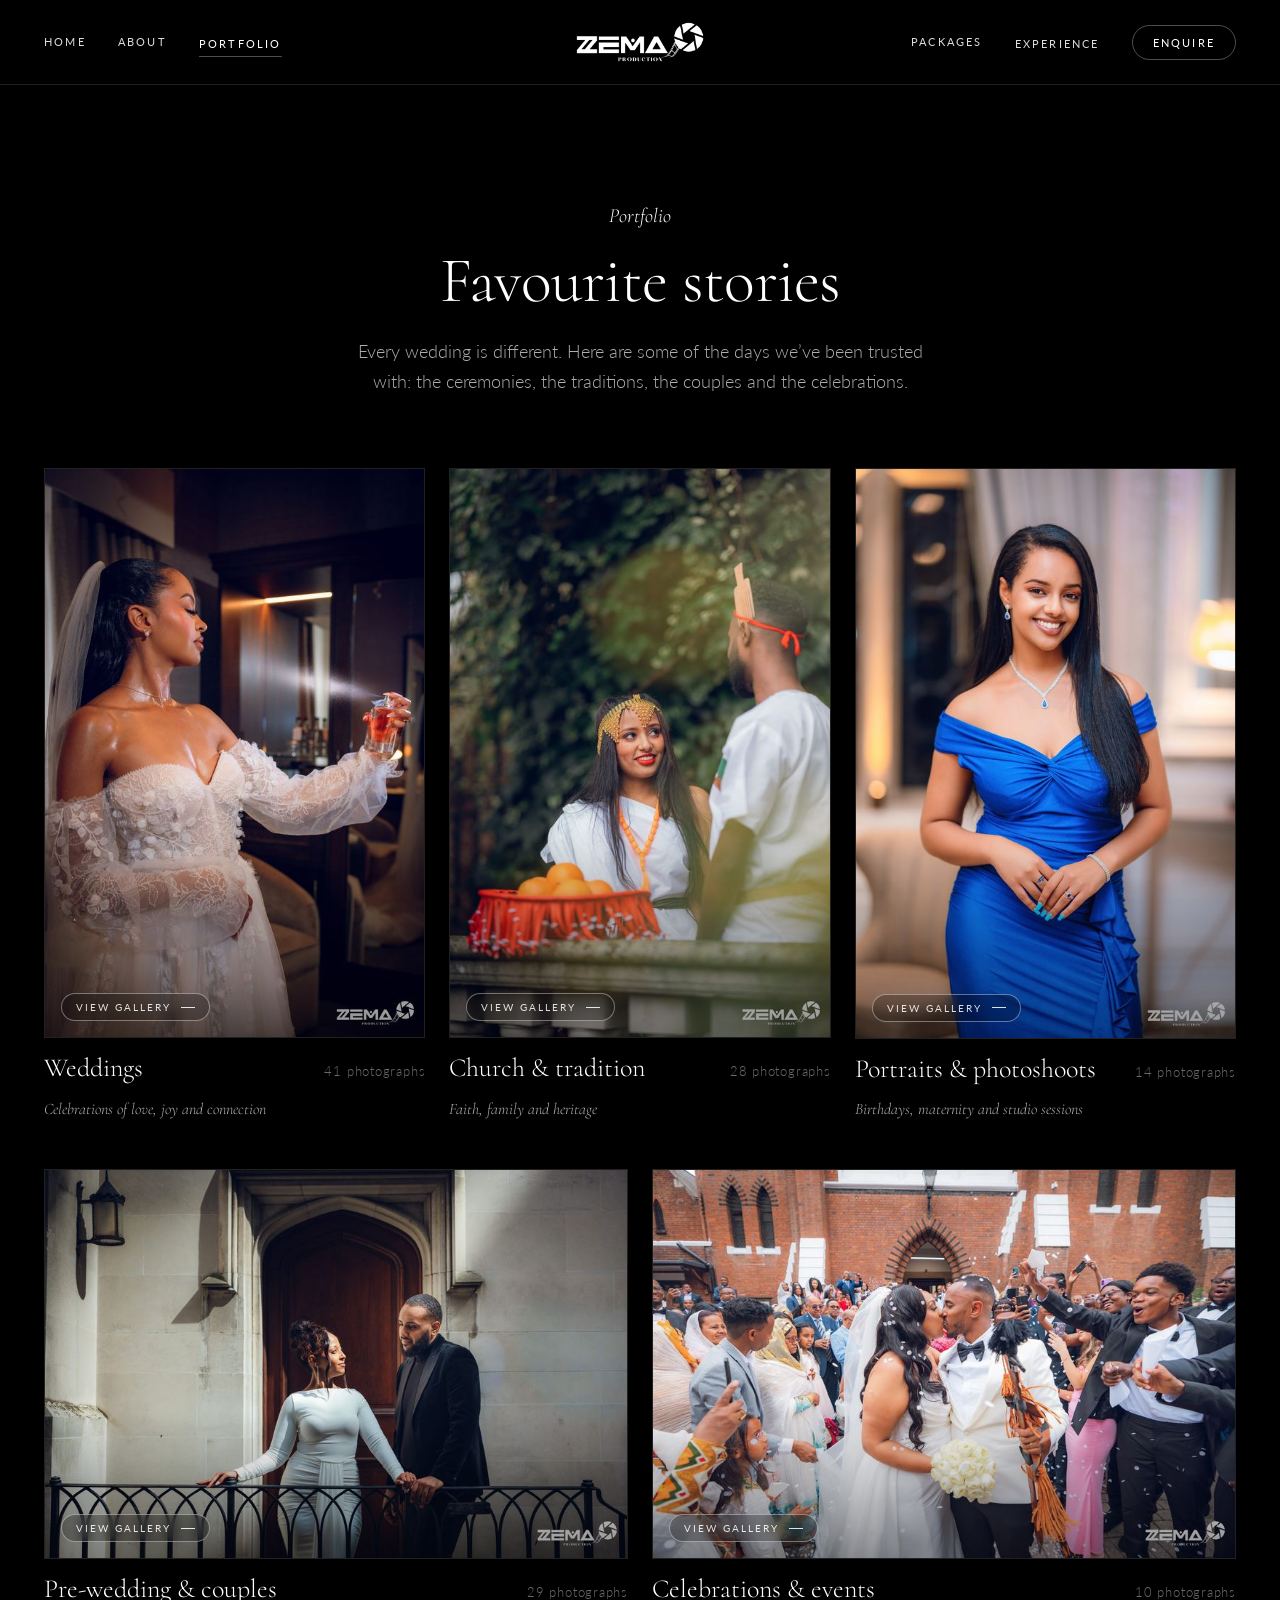
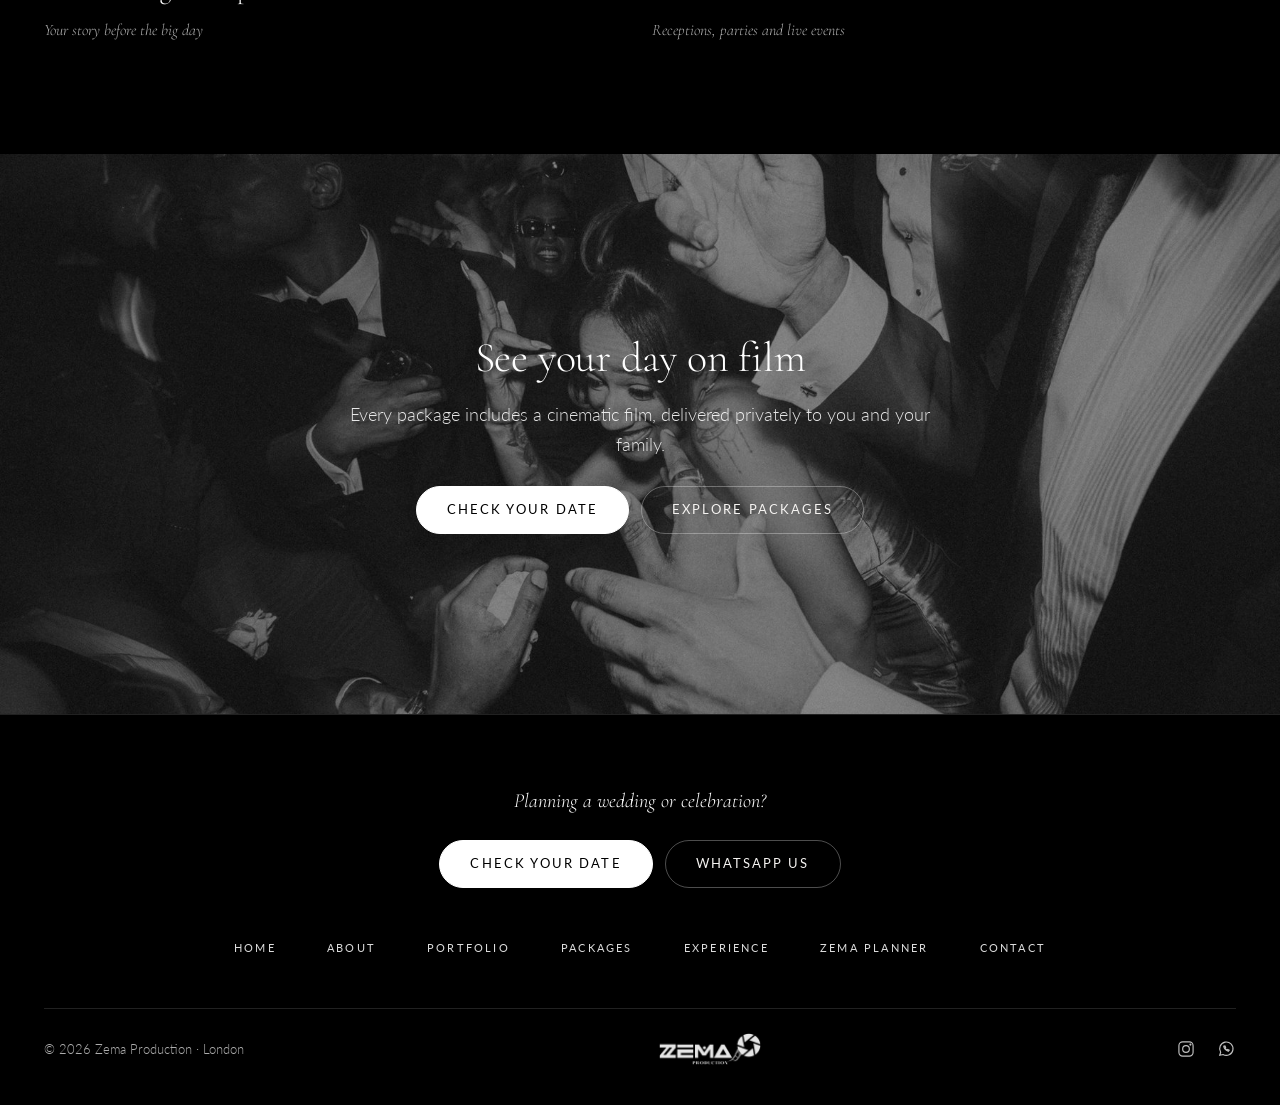
<file: portfolio/index.html>
<!doctype html>
<html lang="en-GB">
<head>
<meta charset="utf-8">
<meta name="viewport" content="width=device-width, initial-scale=1, viewport-fit=cover">
<title>Portfolio · Zema Production</title>
<meta name="description" content="Wedding photography and film by Zema Production: weddings, pre-wedding shoots, church and tradition, celebrations and portraits.">
<meta name="theme-color" content="#000000">
<link rel="canonical" href="https://www.zemaproduction.com/portfolio/">
<meta property="og:type" content="website">
<meta property="og:site_name" content="Zema Production">
<meta property="og:title" content="Portfolio · Zema Production">
<meta property="og:description" content="Wedding photography and film by Zema Production: weddings, pre-wedding shoots, church and tradition, celebrations and portraits.">
<meta property="og:url" content="https://www.zemaproduction.com/portfolio/">
<meta property="og:image" content="https://www.zemaproduction.com/img/p/na3a5629.jpg">
<meta name="twitter:card" content="summary_large_image">
<link rel="icon" href="../img/favicon.png">
<link rel="preconnect" href="https://fonts.googleapis.com"><link rel="preconnect" href="https://fonts.gstatic.com" crossorigin>
<link rel="stylesheet" href="https://fonts.googleapis.com/css2?family=Cormorant:ital,wght@0,300;0,400;1,300&family=Lato:wght@300;400&display=swap">
<link rel="stylesheet" href="../assets/site.css?v=202611130101">

</head>
<body>
<header class="hd"><div class="wrap">
<nav class="nav" aria-label="Main"><a href="../">Home</a><a href="../about/">About</a><div class="dd"><a href="../portfolio/" aria-current="page">Portfolio</a><div class="dd-menu"><a href="../portfolio/weddings/">Weddings</a><a href="../portfolio/pre-wedding/">Pre-wedding &amp; couples</a><a href="../portfolio/church-and-tradition/">Church &amp; tradition</a><a href="../portfolio/celebrations/">Celebrations &amp; events</a><a href="../portfolio/portraits/">Portraits &amp; photoshoots</a></div></div></nav>
<a class="mark" href="../" aria-label="Zema Production home"><img src="../img/logo-white.png" alt="Zema Production" width="140" height="44"></a>
<nav class="nav r" aria-label="More"><a href="../services/">Packages</a><div class="dd"><a href="../experience/">Experience</a><div class="dd-menu"><a href="../experience/">The journey</a><a href="../planner/">Zema Planner</a><a href="../testimonials/">Kind words</a></div></div><a class="enq" href="../contact/">Enquire</a></nav>
<button class="burger" aria-label="Menu" aria-expanded="false" aria-controls="mnav"><i></i></button>
</div></header>
<div class="mnav" id="mnav">
<a href="../">Home</a><a href="../about/">About</a><a href="../portfolio/">Portfolio</a><a href="../services/">Packages</a><a href="../experience/">Experience</a><a href="../planner/">Zema Planner</a><a href="../testimonials/">Kind words</a>
<a class="pill solid" href="../contact/">Check your date</a>
<div class="sub"><a href="https://wa.me/447449727801" target="_blank" rel="noopener">WhatsApp</a><a href="https://www.instagram.com/zemaproduction_" target="_blank" rel="noopener">Instagram</a></div>
</div>
<main>
<section class="phead"><div class="wrap"><p class="italic">Portfolio</p><h1 class="display xl">Favourite stories</h1><p class="lead">Every wedding is different. Here are some of the days we’ve been trusted with: the ceremonies, the traditions, the couples and the celebrations.</p></div></section>
<section class="sec flush-top"><div class="wrap gidx"><a class="gcard rise" href="weddings/"><div class="im"><img src="../img/p/na3a1249.jpg" alt="Weddings" loading="lazy" decoding="async" srcset="../img/p/s/na3a1249.jpg 800w, ../img/p/na3a1249.jpg 1800w" sizes="(max-width: 560px) 100vw, 50vw"><span class="open" aria-hidden="true">View gallery</span></div><div class="meta"><h2>Weddings</h2><span class="count">41 photographs</span></div><p class="italic">Celebrations of love, joy and connection</p></a><a class="gcard rise" href="church-and-tradition/"><div class="im"><img src="../img/p/na3a8299.jpg" alt="Church and tradition" loading="lazy" decoding="async" srcset="../img/p/s/na3a8299.jpg 800w, ../img/p/na3a8299.jpg 1800w" sizes="(max-width: 560px) 100vw, 50vw"><span class="open" aria-hidden="true">View gallery</span></div><div class="meta"><h2>Church &amp; tradition</h2><span class="count">28 photographs</span></div><p class="italic">Faith, family and heritage</p></a><a class="gcard rise" href="portraits/"><div class="im"><img src="../img/p/na3a5567.jpg" alt="Portraits and photoshoots" loading="lazy" decoding="async" srcset="../img/p/s/na3a5567.jpg 800w, ../img/p/na3a5567.jpg 1800w" sizes="(max-width: 560px) 100vw, 50vw"><span class="open" aria-hidden="true">View gallery</span></div><div class="meta"><h2>Portraits &amp; photoshoots</h2><span class="count">14 photographs</span></div><p class="italic">Birthdays, maternity and studio sessions</p></a><a class="gcard rise" href="pre-wedding/"><div class="im"><img src="../img/p/na3a7086.jpg" alt="Pre-wedding and couples" loading="lazy" decoding="async" srcset="../img/p/s/na3a7086.jpg 800w, ../img/p/na3a7086.jpg 1800w" sizes="(max-width: 560px) 100vw, 50vw"><span class="open" aria-hidden="true">View gallery</span></div><div class="meta"><h2>Pre-wedding &amp; couples</h2><span class="count">29 photographs</span></div><p class="italic">Your story before the big day</p></a><a class="gcard rise" href="celebrations/"><div class="im"><img src="../img/p/106a4312.jpg" alt="Celebrations and events" loading="lazy" decoding="async" srcset="../img/p/s/106a4312.jpg 800w, ../img/p/106a4312.jpg 1800w" sizes="(max-width: 560px) 100vw, 50vw"><span class="open" aria-hidden="true">View gallery</span></div><div class="meta"><h2>Celebrations &amp; events</h2><span class="count">10 photographs</span></div><p class="italic">Receptions, parties and live events</p></a></div></section>
<section class="banner"><img src="../img/p/106a5612.jpg" alt="" loading="lazy" decoding="async" srcset="../img/p/s/106a5612.jpg 800w, ../img/p/106a5612.jpg 1800w" sizes="100vw">
<div class="wrap in rise"><h2 class="display">See your day on film</h2><p class="lead">Every package includes a cinematic film, delivered privately to you and your family.</p><div class="hero-cta"><a class="pill solid" href="../contact/">Check your date</a><a class="pill" href="../services/">Explore packages</a></div></div></section>
</main>
<footer class="ft"><div class="wrap">
<div class="ft-cta"><p class="italic">Planning a wedding or celebration?</p><div class="hero-cta center"><a class="pill solid" href="../contact/">Check your date</a><a class="pill" href="https://wa.me/447449727801" target="_blank" rel="noopener">WhatsApp us</a></div></div>
<nav class="nav" aria-label="Footer"><a href="../">Home</a><a href="../about/">About</a><a href="../portfolio/">Portfolio</a><a href="../services/">Packages</a><a href="../experience/">Experience</a><a href="../planner/">Zema Planner</a><a href="../contact/">Contact</a></nav>
<div class="base">
<span>© <span id="yr">2026</span> Zema Production · London</span>
<img class="logo" src="../img/logo-white.png" alt="Zema Production" width="102" height="32" loading="lazy">
<div class="soc">
<a href="https://www.instagram.com/zemaproduction_" target="_blank" rel="noopener" aria-label="Instagram"><svg viewBox="0 0 24 24"><rect x="3.5" y="3.5" width="17" height="17" rx="4.5"/><circle cx="12" cy="12" r="4"/><circle cx="17.3" cy="6.7" r=".6"/></svg></a>
<a href="https://wa.me/447449727801" target="_blank" rel="noopener" aria-label="WhatsApp"><svg viewBox="0 0 24 24"><path d="M4.5 19.5l1.1-3.6A8 8 0 1 1 8.4 18.6z"/><path d="M9.3 8.6c.3 2.5 2.3 4.9 5.4 6.1l1.1-1.3-1.8-.9-.8.8c-1-.5-1.9-1.4-2.4-2.4l.8-.8-.9-1.8z"/></svg></a>
</div>
</div>
</div></footer>
<script src="../assets/site.js?v=202611130101" defer></script>
</body>
</html>
</file>
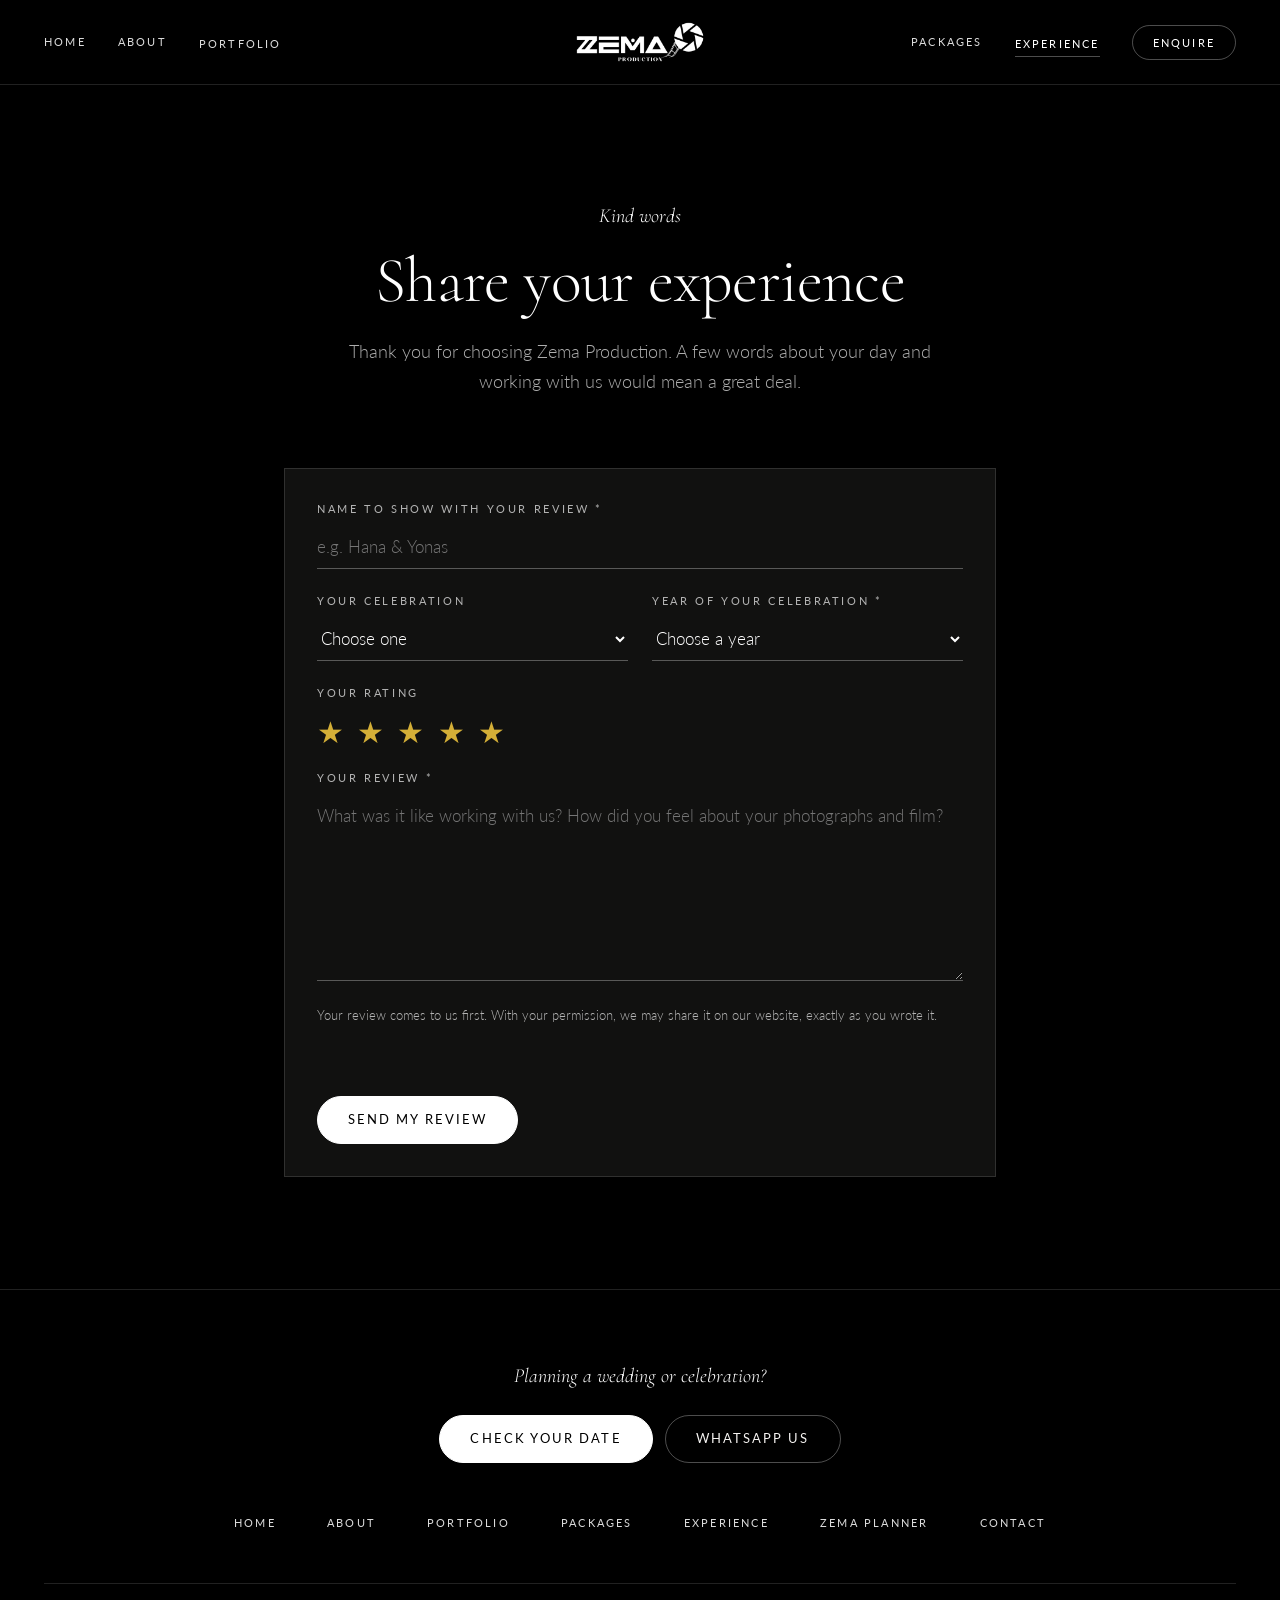
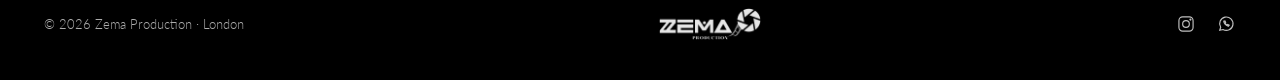
<file: review/index.html>
<!doctype html>
<html lang="en-GB">
<head>
<meta charset="utf-8">
<meta name="viewport" content="width=device-width, initial-scale=1, viewport-fit=cover">
<title>Share your experience · Zema Production</title>
<meta name="robots" content="noindex">
<meta name="description" content="Leave a review for Zema Production.">
<meta name="theme-color" content="#000000">
<link rel="canonical" href="https://www.zemaproduction.com/review/">
<meta property="og:type" content="website">
<meta property="og:site_name" content="Zema Production">
<meta property="og:title" content="Share your experience · Zema Production">
<meta property="og:description" content="Leave a review for Zema Production.">
<meta property="og:url" content="https://www.zemaproduction.com/review/">
<meta property="og:image" content="https://www.zemaproduction.com/img/p/na3a5629.jpg">
<meta name="twitter:card" content="summary_large_image">
<link rel="icon" href="../img/favicon.png">
<link rel="preconnect" href="https://fonts.googleapis.com"><link rel="preconnect" href="https://fonts.gstatic.com" crossorigin>
<link rel="stylesheet" href="https://fonts.googleapis.com/css2?family=Cormorant:ital,wght@0,300;0,400;1,300&family=Lato:wght@300;400&display=swap">
<link rel="stylesheet" href="../assets/site.css?v=202611130101">

</head>
<body>
<header class="hd"><div class="wrap">
<nav class="nav" aria-label="Main"><a href="../">Home</a><a href="../about/">About</a><div class="dd"><a href="../portfolio/">Portfolio</a><div class="dd-menu"><a href="../portfolio/weddings/">Weddings</a><a href="../portfolio/pre-wedding/">Pre-wedding &amp; couples</a><a href="../portfolio/church-and-tradition/">Church &amp; tradition</a><a href="../portfolio/celebrations/">Celebrations &amp; events</a><a href="../portfolio/portraits/">Portraits &amp; photoshoots</a></div></div></nav>
<a class="mark" href="../" aria-label="Zema Production home"><img src="../img/logo-white.png" alt="Zema Production" width="140" height="44"></a>
<nav class="nav r" aria-label="More"><a href="../services/">Packages</a><div class="dd"><a href="../experience/" aria-current="page">Experience</a><div class="dd-menu"><a href="../experience/">The journey</a><a href="../planner/">Zema Planner</a><a href="../testimonials/">Kind words</a></div></div><a class="enq" href="../contact/">Enquire</a></nav>
<button class="burger" aria-label="Menu" aria-expanded="false" aria-controls="mnav"><i></i></button>
</div></header>
<div class="mnav" id="mnav">
<a href="../">Home</a><a href="../about/">About</a><a href="../portfolio/">Portfolio</a><a href="../services/">Packages</a><a href="../experience/">Experience</a><a href="../planner/">Zema Planner</a><a href="../testimonials/">Kind words</a>
<a class="pill solid" href="../contact/">Check your date</a>
<div class="sub"><a href="https://wa.me/447449727801" target="_blank" rel="noopener">WhatsApp</a><a href="https://www.instagram.com/zemaproduction_" target="_blank" rel="noopener">Instagram</a></div>
</div>
<main>
<section class="phead"><div class="wrap"><p class="italic">Kind words</p><h1 class="display xl">Share your experience</h1><p class="lead">Thank you for choosing Zema Production. A few words about your day and working with us would mean a great deal.</p></div></section>
<section class="sec flush-top"><div class="wrap narrow"><div id="rvWrap" class="form-card">
<form id="rv" class="form" novalidate>
<div class="f full"><label for="rv-name">Name to show with your review *</label><input id="rv-name" maxlength="120" placeholder="e.g. Hana &amp; Yonas" autocomplete="name" required></div>
<div class="f"><label for="rv-event">Your celebration</label><select id="rv-event"><option value="">Choose one</option><option>Wedding</option><option>Church ceremony</option><option>Melse / Hammawiti</option><option>Pre-wedding shoot</option><option>Engagement</option><option>Christening</option><option>Birthday</option><option>Photoshoot</option><option>Other event</option></select></div>
<div class="f"><label for="rv-year">Year of your celebration *</label><select id="rv-year" required><option value="">Choose a year</option><option>2026</option><option>2025</option><option>2024</option><option>2023</option><option>2022</option><option>2021</option><option>2020</option><option>2019</option><option>2018</option><option>2017</option><option>2016</option><option>2015</option></select></div>
<div class="f full"><span class="lbl">Your rating</span><div class="rstars" role="radiogroup" aria-label="Rating"><input type="radio" name="rv-r" id="rv-r5" value="5" checked><label for="rv-r5" aria-label="5 stars">★</label><input type="radio" name="rv-r" id="rv-r4" value="4"><label for="rv-r4" aria-label="4 stars">★</label><input type="radio" name="rv-r" id="rv-r3" value="3"><label for="rv-r3" aria-label="3 stars">★</label><input type="radio" name="rv-r" id="rv-r2" value="2"><label for="rv-r2" aria-label="2 stars">★</label><input type="radio" name="rv-r" id="rv-r1" value="1"><label for="rv-r1" aria-label="1 star">★</label></div></div>
<div class="f full"><label for="rv-text">Your review *</label><textarea id="rv-text" maxlength="1500" rows="7" required placeholder="What was it like working with us? How did you feel about your photographs and film?"></textarea></div>
<div class="hp" aria-hidden="true"><label for="rv-web">Website</label><input id="rv-web" tabindex="-1" autocomplete="off"></div>
<p class="note full">Your review comes to us first. With your permission, we may share it on our website, exactly as you wrote it.</p>
<p class="msg" id="rv-msg" role="status"></p>
<div class="submit"><button class="pill solid" type="submit">Send my review</button></div>
</form></div></div></section>
</main>
<footer class="ft"><div class="wrap">
<div class="ft-cta"><p class="italic">Planning a wedding or celebration?</p><div class="hero-cta center"><a class="pill solid" href="../contact/">Check your date</a><a class="pill" href="https://wa.me/447449727801" target="_blank" rel="noopener">WhatsApp us</a></div></div>
<nav class="nav" aria-label="Footer"><a href="../">Home</a><a href="../about/">About</a><a href="../portfolio/">Portfolio</a><a href="../services/">Packages</a><a href="../experience/">Experience</a><a href="../planner/">Zema Planner</a><a href="../contact/">Contact</a></nav>
<div class="base">
<span>© <span id="yr">2026</span> Zema Production · London</span>
<img class="logo" src="../img/logo-white.png" alt="Zema Production" width="102" height="32" loading="lazy">
<div class="soc">
<a href="https://www.instagram.com/zemaproduction_" target="_blank" rel="noopener" aria-label="Instagram"><svg viewBox="0 0 24 24"><rect x="3.5" y="3.5" width="17" height="17" rx="4.5"/><circle cx="12" cy="12" r="4"/><circle cx="17.3" cy="6.7" r=".6"/></svg></a>
<a href="https://wa.me/447449727801" target="_blank" rel="noopener" aria-label="WhatsApp"><svg viewBox="0 0 24 24"><path d="M4.5 19.5l1.1-3.6A8 8 0 1 1 8.4 18.6z"/><path d="M9.3 8.6c.3 2.5 2.3 4.9 5.4 6.1l1.1-1.3-1.8-.9-.8.8c-1-.5-1.9-1.4-2.4-2.4l.8-.8-.9-1.8z"/></svg></a>
</div>
</div>
</div></footer>
<script src="../assets/site.js?v=202611130101" defer></script>
</body>
</html>
</file>
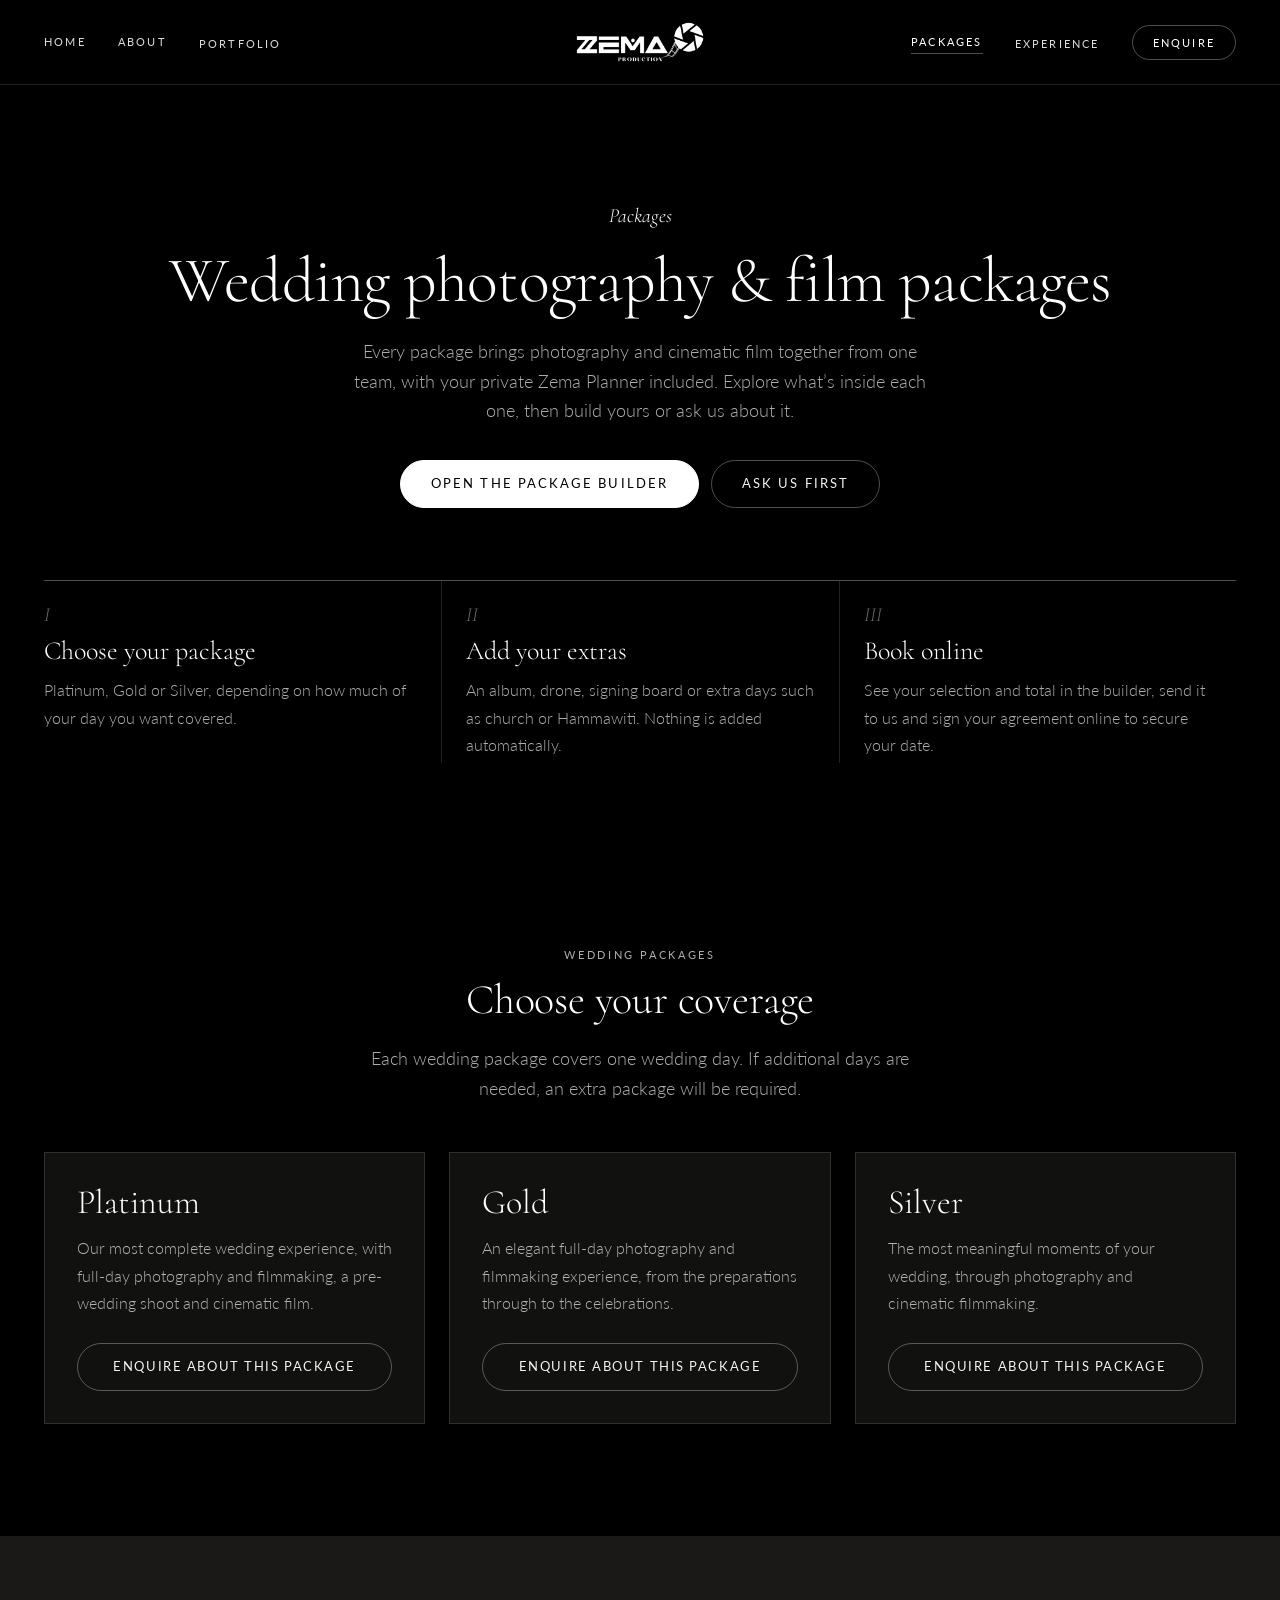
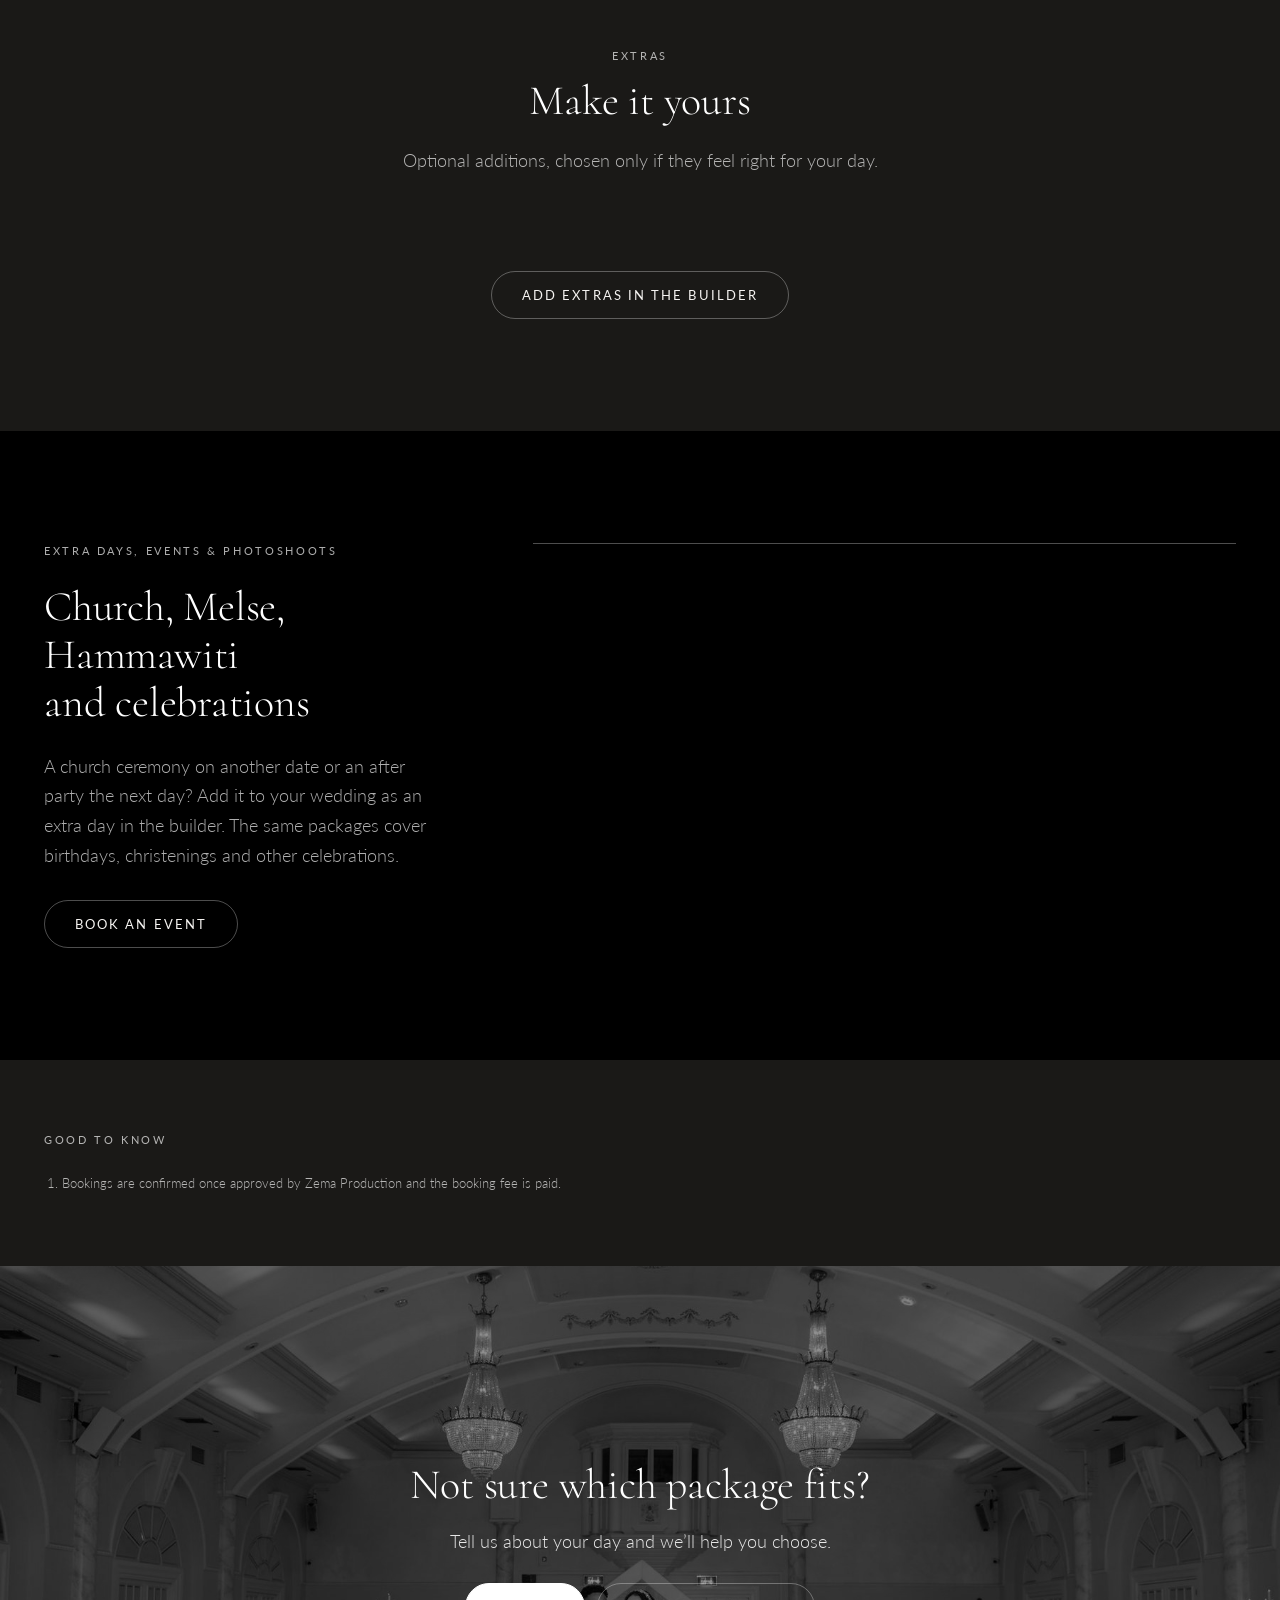
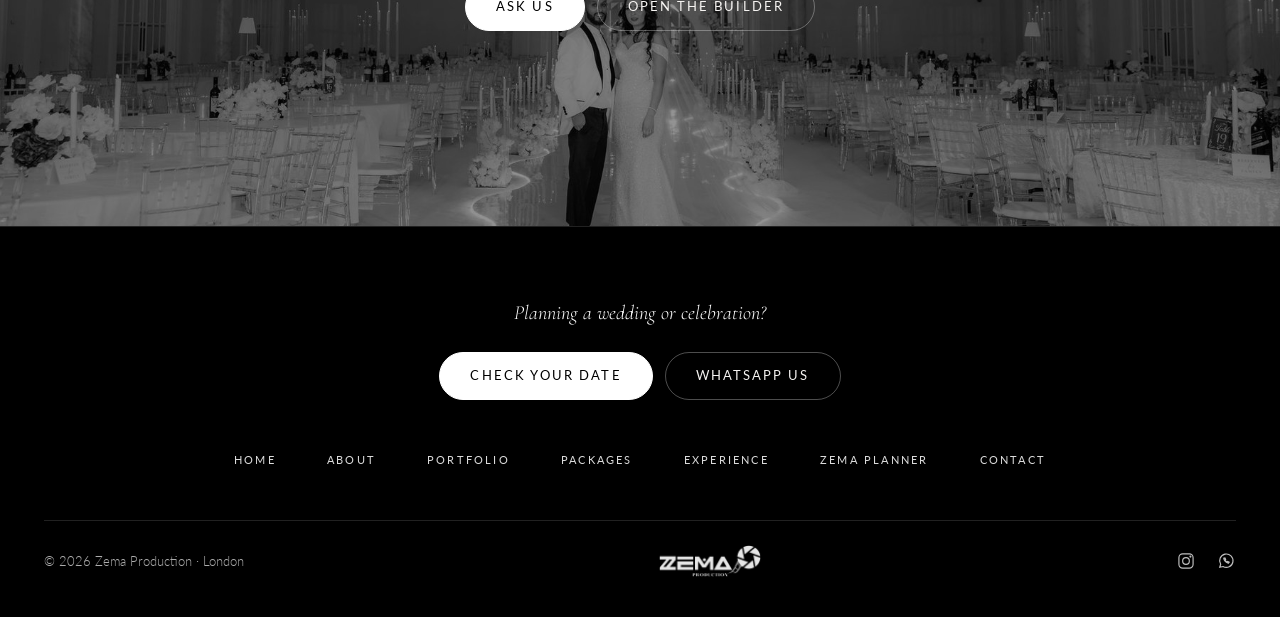
<file: services/index.html>
<!doctype html>
<html lang="en-GB">
<head>
<meta charset="utf-8">
<meta name="viewport" content="width=device-width, initial-scale=1, viewport-fit=cover">
<title>Wedding packages · Zema Production</title>
<meta name="description" content="Wedding photography and film packages, extras and event coverage by Zema Production in London, with an online package builder.">
<meta name="theme-color" content="#000000">
<link rel="canonical" href="https://www.zemaproduction.com/services/">
<meta property="og:type" content="website">
<meta property="og:site_name" content="Zema Production">
<meta property="og:title" content="Wedding packages · Zema Production">
<meta property="og:description" content="Wedding photography and film packages, extras and event coverage by Zema Production in London, with an online package builder.">
<meta property="og:url" content="https://www.zemaproduction.com/services/">
<meta property="og:image" content="https://www.zemaproduction.com/img/p/na3a5629.jpg">
<meta name="twitter:card" content="summary_large_image">
<link rel="icon" href="../img/favicon.png">
<link rel="preconnect" href="https://fonts.googleapis.com"><link rel="preconnect" href="https://fonts.gstatic.com" crossorigin>
<link rel="stylesheet" href="https://fonts.googleapis.com/css2?family=Cormorant:ital,wght@0,300;0,400;1,300&family=Lato:wght@300;400&display=swap">
<link rel="stylesheet" href="../assets/site.css?v=202611130101">

</head>
<body>
<header class="hd"><div class="wrap">
<nav class="nav" aria-label="Main"><a href="../">Home</a><a href="../about/">About</a><div class="dd"><a href="../portfolio/">Portfolio</a><div class="dd-menu"><a href="../portfolio/weddings/">Weddings</a><a href="../portfolio/pre-wedding/">Pre-wedding &amp; couples</a><a href="../portfolio/church-and-tradition/">Church &amp; tradition</a><a href="../portfolio/celebrations/">Celebrations &amp; events</a><a href="../portfolio/portraits/">Portraits &amp; photoshoots</a></div></div></nav>
<a class="mark" href="../" aria-label="Zema Production home"><img src="../img/logo-white.png" alt="Zema Production" width="140" height="44"></a>
<nav class="nav r" aria-label="More"><a href="../services/" aria-current="page">Packages</a><div class="dd"><a href="../experience/">Experience</a><div class="dd-menu"><a href="../experience/">The journey</a><a href="../planner/">Zema Planner</a><a href="../testimonials/">Kind words</a></div></div><a class="enq" href="../contact/">Enquire</a></nav>
<button class="burger" aria-label="Menu" aria-expanded="false" aria-controls="mnav"><i></i></button>
</div></header>
<div class="mnav" id="mnav">
<a href="../">Home</a><a href="../about/">About</a><a href="../portfolio/">Portfolio</a><a href="../services/">Packages</a><a href="../experience/">Experience</a><a href="../planner/">Zema Planner</a><a href="../testimonials/">Kind words</a>
<a class="pill solid" href="../contact/">Check your date</a>
<div class="sub"><a href="https://wa.me/447449727801" target="_blank" rel="noopener">WhatsApp</a><a href="https://www.instagram.com/zemaproduction_" target="_blank" rel="noopener">Instagram</a></div>
</div>
<main>
<section class="phead"><div class="wrap"><p class="italic">Packages</p><h1 class="display xl">Wedding photography &amp; film packages</h1><p class="lead">Every package brings photography and cinematic film together from one team, with your private Zema Planner included. Explore what’s inside each one, then build yours or ask us about it.</p>
<div class="hero-cta"><a class="pill solid" href="https://planner.zemaproduction.com/?p=wedding&np=1" target="_blank" rel="noopener">Open the package builder</a><a class="pill" href="../contact/">Ask us first</a></div></div></section>

<section class="sec tight flush-top"><div class="wrap">
<ol class="journey how rise">
<li><span class="jn">I</span><h3>Choose your package</h3><p>Platinum, Gold or Silver, depending on how much of your day you want covered.</p></li>
<li><span class="jn">II</span><h3>Add your extras</h3><p>An album, drone, signing board or extra days such as church or Hammawiti. Nothing is added automatically.</p></li>
<li><span class="jn">III</span><h3>Book online</h3><p>See your selection and total in the builder, send it to us and sign your agreement online to secure your date.</p></li>
</ol>
</div></section>

<section class="sec"><div class="wrap">
<div class="xp-head rise"><div class="eyebrow">Wedding packages</div><h2 class="display">Choose your coverage</h2><p class="lead" id="wedNote">Each wedding package covers one wedding day. If additional days are needed, an extra package will be required.</p></div>
<div class="pkgs" id="wed"><article class="pkg"><div class="body"><h3>Platinum</h3><p>Our most complete wedding experience, with full-day photography and filmmaking, a pre-wedding shoot and cinematic film.</p><div class="acts"><a class="pill" href="../contact/?type=Wedding&amp;package=Platinum">Enquire about this package</a></div></div></article><article class="pkg"><div class="body"><h3>Gold</h3><p>An elegant full-day photography and filmmaking experience, from the preparations through to the celebrations.</p><div class="acts"><a class="pill" href="../contact/?type=Wedding&amp;package=Gold">Enquire about this package</a></div></div></article><article class="pkg"><div class="body"><h3>Silver</h3><p>The most meaningful moments of your wedding, through photography and cinematic filmmaking.</p><div class="acts"><a class="pill" href="../contact/?type=Wedding&amp;package=Silver">Enquire about this package</a></div></div></article></div>
<div class="common rise" id="common" hidden><div class="eyebrow">Included in every package</div><ul id="commonList"></ul><p class="note">Plus your private Zema Planner to plan the day with us. <a class="tl" href="../planner/">How the planner works</a></p></div>
</div></section>

<section class="sec char"><div class="wrap">
<div class="xp-head rise"><div class="eyebrow">Extras</div><h2 class="display">Make it yours</h2><p class="lead" id="adIntro">Optional additions, chosen only if they feel right for your day.</p></div>
<div class="extras" id="extras"></div>
<div class="hero-cta center" style="margin-top:var(--gap-lg)"><a class="pill" href="https://planner.zemaproduction.com/?p=wedding&np=1" target="_blank" rel="noopener">Add extras in the builder</a></div>
</div></section>

<section class="sec"><div class="wrap split2">
<div class="stack rise"><div class="eyebrow">Extra days, events &amp; photoshoots</div><h2 class="display">Church, Melse, Hammawiti and celebrations</h2><p class="lead">A church ceremony on another date or an after party the next day? Add it to your wedding as an extra day in the builder. The same packages cover birthdays, christenings and other celebrations.</p><div class="hero-cta"><a class="pill" href="https://planner.zemaproduction.com/?p=events&np=1" target="_blank" rel="noopener">Book an event</a></div></div>
<div class="rise"><div class="rows" id="ev"></div><p class="note" id="evNote" style="margin-top:var(--gap)"></p></div>
</div></section>

<section class="sec tight char"><div class="wrap"><div class="eyebrow" style="margin-bottom:var(--gap)">Good to know</div><ol class="terms" id="terms"><li>Bookings are confirmed once approved by Zema Production and the booking fee is paid.</li></ol></div></section>

<section class="banner"><img src="../img/p/na3a4589.jpg" alt="" loading="lazy" decoding="async" srcset="../img/p/s/na3a4589.jpg 800w, ../img/p/na3a4589.jpg 1800w" sizes="100vw">
<div class="wrap in rise"><h2 class="display">Not sure which package fits?</h2><p class="lead">Tell us about your day and we’ll help you choose.</p><div class="hero-cta"><a class="pill solid" href="../contact/">Ask us</a><a class="pill" href="https://planner.zemaproduction.com/?p=wedding&np=1" target="_blank" rel="noopener">Open the builder</a></div></div></section>
</main>
<footer class="ft"><div class="wrap">
<div class="ft-cta"><p class="italic">Planning a wedding or celebration?</p><div class="hero-cta center"><a class="pill solid" href="../contact/">Check your date</a><a class="pill" href="https://wa.me/447449727801" target="_blank" rel="noopener">WhatsApp us</a></div></div>
<nav class="nav" aria-label="Footer"><a href="../">Home</a><a href="../about/">About</a><a href="../portfolio/">Portfolio</a><a href="../services/">Packages</a><a href="../experience/">Experience</a><a href="../planner/">Zema Planner</a><a href="../contact/">Contact</a></nav>
<div class="base">
<span>© <span id="yr">2026</span> Zema Production · London</span>
<img class="logo" src="../img/logo-white.png" alt="Zema Production" width="102" height="32" loading="lazy">
<div class="soc">
<a href="https://www.instagram.com/zemaproduction_" target="_blank" rel="noopener" aria-label="Instagram"><svg viewBox="0 0 24 24"><rect x="3.5" y="3.5" width="17" height="17" rx="4.5"/><circle cx="12" cy="12" r="4"/><circle cx="17.3" cy="6.7" r=".6"/></svg></a>
<a href="https://wa.me/447449727801" target="_blank" rel="noopener" aria-label="WhatsApp"><svg viewBox="0 0 24 24"><path d="M4.5 19.5l1.1-3.6A8 8 0 1 1 8.4 18.6z"/><path d="M9.3 8.6c.3 2.5 2.3 4.9 5.4 6.1l1.1-1.3-1.8-.9-.8.8c-1-.5-1.9-1.4-2.4-2.4l.8-.8-.9-1.8z"/></svg></a>
</div>
</div>
</div></footer>
<script src="../assets/site.js?v=202611130101" defer></script>
</body>
</html>
</file>
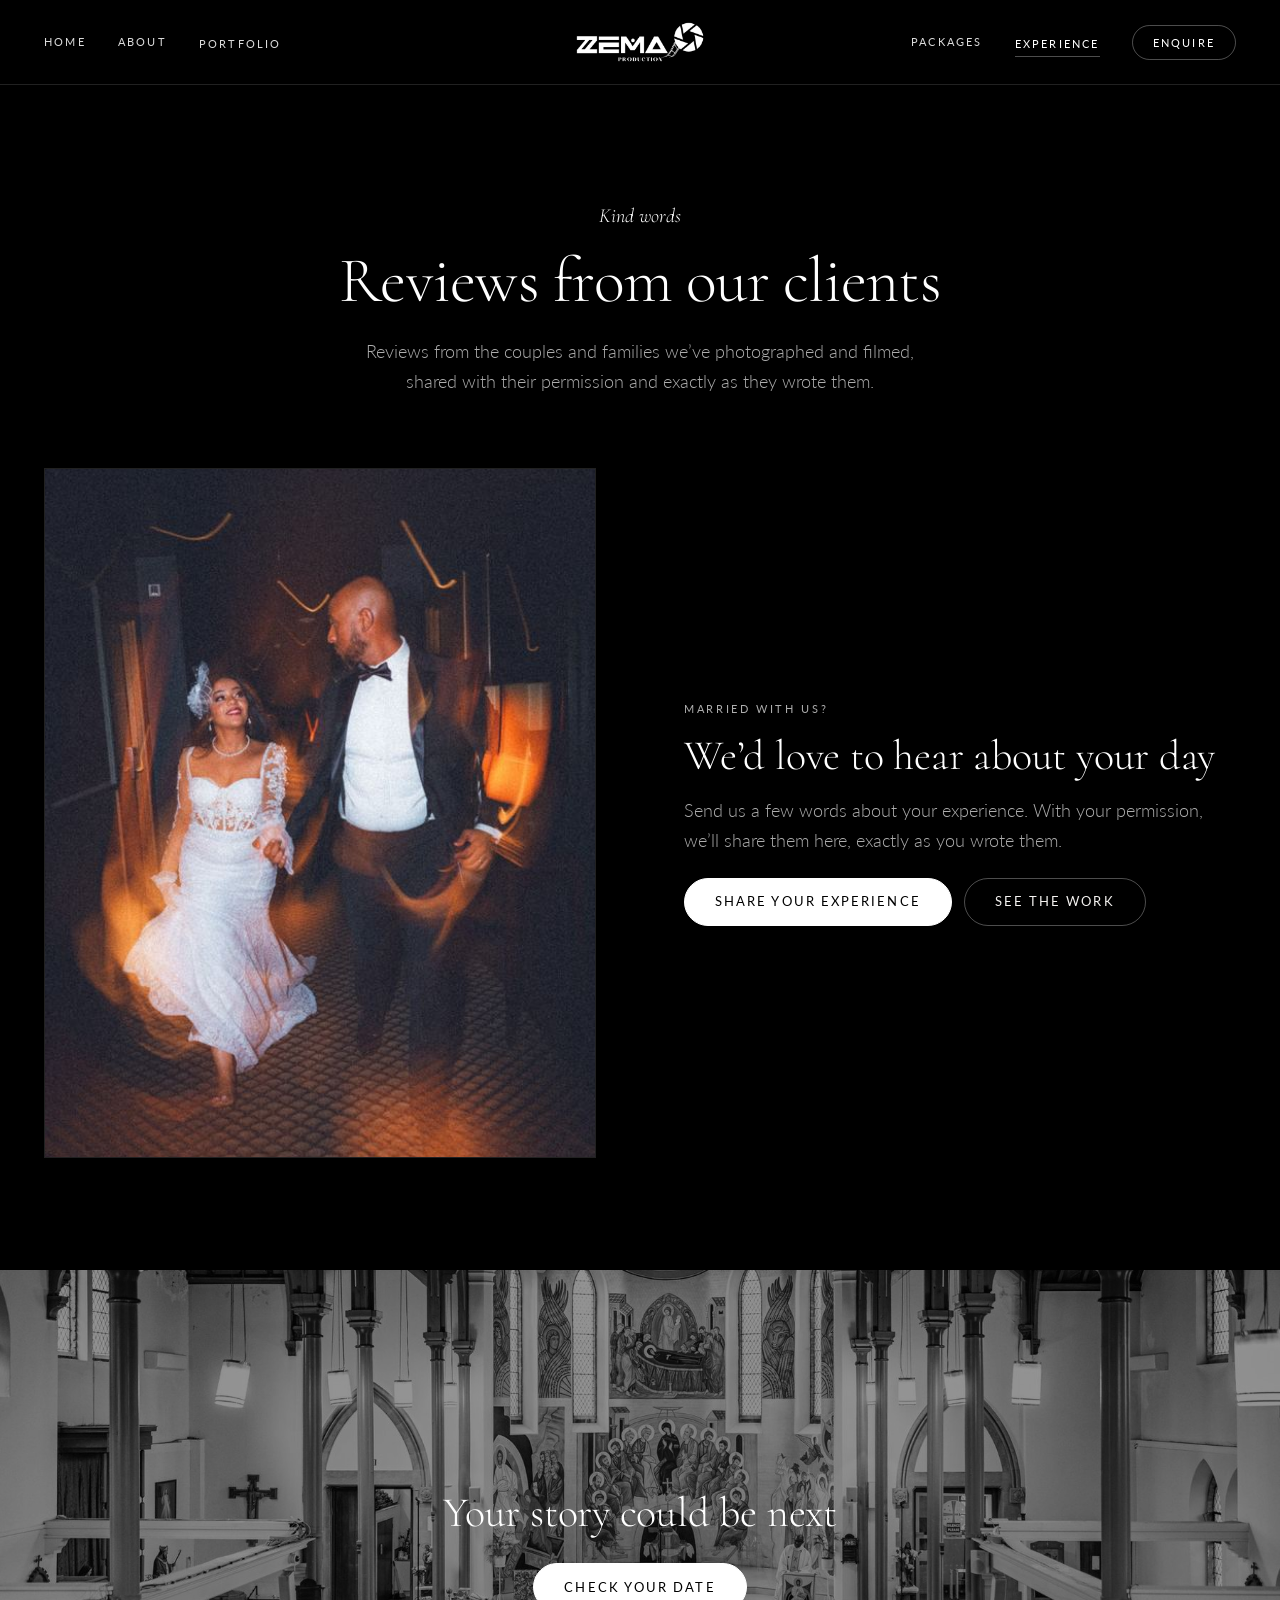
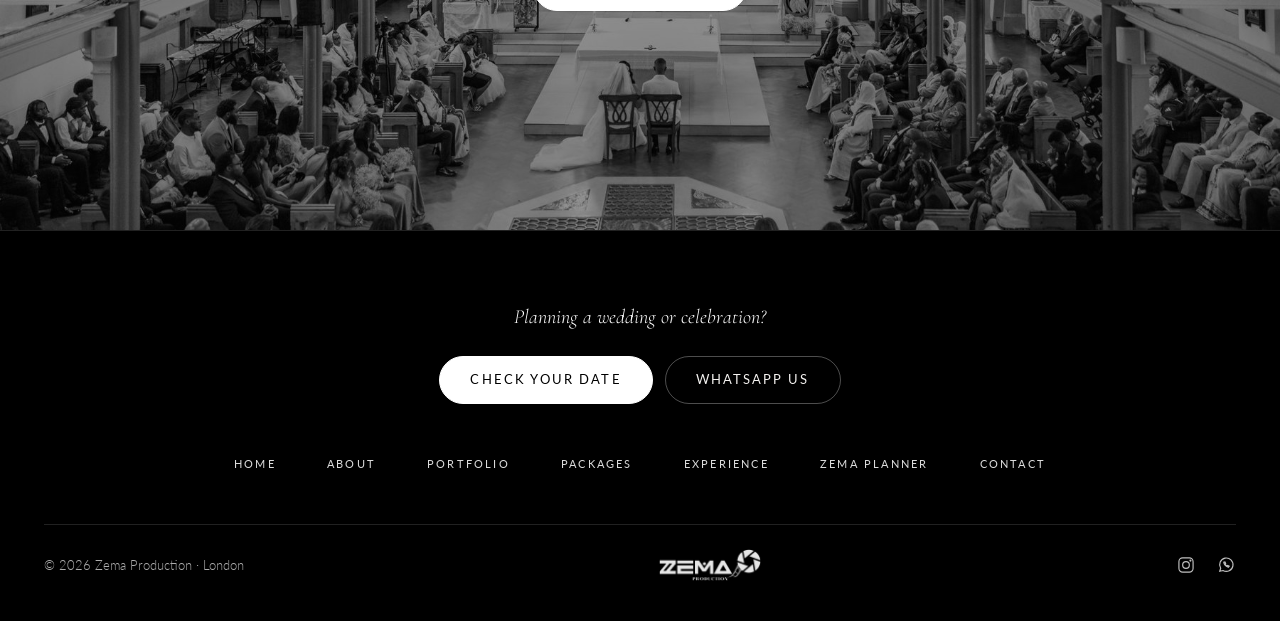
<file: testimonials/index.html>
<!doctype html>
<html lang="en-GB">
<head>
<meta charset="utf-8">
<meta name="viewport" content="width=device-width, initial-scale=1, viewport-fit=cover">
<title>Kind words · Zema Production</title>
<meta name="description" content="Reviews from couples and families who chose Zema Production for their wedding photography and film.">
<meta name="theme-color" content="#000000">
<link rel="canonical" href="https://www.zemaproduction.com/testimonials/">
<meta property="og:type" content="website">
<meta property="og:site_name" content="Zema Production">
<meta property="og:title" content="Kind words · Zema Production">
<meta property="og:description" content="Reviews from couples and families who chose Zema Production for their wedding photography and film.">
<meta property="og:url" content="https://www.zemaproduction.com/testimonials/">
<meta property="og:image" content="https://www.zemaproduction.com/img/p/na3a5629.jpg">
<meta name="twitter:card" content="summary_large_image">
<link rel="icon" href="../img/favicon.png">
<link rel="preconnect" href="https://fonts.googleapis.com"><link rel="preconnect" href="https://fonts.gstatic.com" crossorigin>
<link rel="stylesheet" href="https://fonts.googleapis.com/css2?family=Cormorant:ital,wght@0,300;0,400;1,300&family=Lato:wght@300;400&display=swap">
<link rel="stylesheet" href="../assets/site.css?v=202611130101">

</head>
<body>
<header class="hd"><div class="wrap">
<nav class="nav" aria-label="Main"><a href="../">Home</a><a href="../about/">About</a><div class="dd"><a href="../portfolio/">Portfolio</a><div class="dd-menu"><a href="../portfolio/weddings/">Weddings</a><a href="../portfolio/pre-wedding/">Pre-wedding &amp; couples</a><a href="../portfolio/church-and-tradition/">Church &amp; tradition</a><a href="../portfolio/celebrations/">Celebrations &amp; events</a><a href="../portfolio/portraits/">Portraits &amp; photoshoots</a></div></div></nav>
<a class="mark" href="../" aria-label="Zema Production home"><img src="../img/logo-white.png" alt="Zema Production" width="140" height="44"></a>
<nav class="nav r" aria-label="More"><a href="../services/">Packages</a><div class="dd"><a href="../experience/" aria-current="page">Experience</a><div class="dd-menu"><a href="../experience/">The journey</a><a href="../planner/">Zema Planner</a><a href="../testimonials/">Kind words</a></div></div><a class="enq" href="../contact/">Enquire</a></nav>
<button class="burger" aria-label="Menu" aria-expanded="false" aria-controls="mnav"><i></i></button>
</div></header>
<div class="mnav" id="mnav">
<a href="../">Home</a><a href="../about/">About</a><a href="../portfolio/">Portfolio</a><a href="../services/">Packages</a><a href="../experience/">Experience</a><a href="../planner/">Zema Planner</a><a href="../testimonials/">Kind words</a>
<a class="pill solid" href="../contact/">Check your date</a>
<div class="sub"><a href="https://wa.me/447449727801" target="_blank" rel="noopener">WhatsApp</a><a href="https://www.instagram.com/zemaproduction_" target="_blank" rel="noopener">Instagram</a></div>
</div>
<main>
<section class="phead"><div class="wrap"><p class="italic">Kind words</p><h1 class="display xl">Reviews from our clients</h1><p class="lead">Reviews from the couples and families we’ve photographed and filmed, shared with their permission and exactly as they wrote them.</p></div></section>
<section class="sec flush-top"><div class="wrap">
<div id="qFeat"></div>
<div class="quotes" id="quotes" hidden></div>
<div class="tempty" id="qEmpty">
<div class="tempty-img rise"><img src="../img/p/na3a1290.jpg" alt="Bride and groom walking through a candlelit hotel corridor" loading="lazy" decoding="async" srcset="../img/p/s/na3a1290.jpg 800w, ../img/p/na3a1290.jpg 1800w" sizes="(max-width: 900px) 100vw, 60vw"></div>
<div class="tempty-txt rise"><div class="eyebrow">Married with us?</div><h2 class="display">We’d love to hear about your day</h2><p class="lead">Send us a few words about your experience. With your permission, we’ll share them here, exactly as you wrote them.</p><div class="hero-cta"><a class="pill solid" href="https://wa.me/447449727801" target="_blank" rel="noopener">Share your experience</a><a class="pill" href="../portfolio/">See the work</a></div></div>
</div>
</div></section>
<section class="banner"><img src="../img/p/na3a7320.jpg" alt="" loading="lazy" decoding="async" srcset="../img/p/s/na3a7320.jpg 800w, ../img/p/na3a7320.jpg 1800w" sizes="100vw">
<div class="wrap in rise"><h2 class="display">Your story could be next</h2><div class="hero-cta"><a class="pill solid" href="../contact/">Check your date</a></div></div></section>
</main>
<footer class="ft"><div class="wrap">
<div class="ft-cta"><p class="italic">Planning a wedding or celebration?</p><div class="hero-cta center"><a class="pill solid" href="../contact/">Check your date</a><a class="pill" href="https://wa.me/447449727801" target="_blank" rel="noopener">WhatsApp us</a></div></div>
<nav class="nav" aria-label="Footer"><a href="../">Home</a><a href="../about/">About</a><a href="../portfolio/">Portfolio</a><a href="../services/">Packages</a><a href="../experience/">Experience</a><a href="../planner/">Zema Planner</a><a href="../contact/">Contact</a></nav>
<div class="base">
<span>© <span id="yr">2026</span> Zema Production · London</span>
<img class="logo" src="../img/logo-white.png" alt="Zema Production" width="102" height="32" loading="lazy">
<div class="soc">
<a href="https://www.instagram.com/zemaproduction_" target="_blank" rel="noopener" aria-label="Instagram"><svg viewBox="0 0 24 24"><rect x="3.5" y="3.5" width="17" height="17" rx="4.5"/><circle cx="12" cy="12" r="4"/><circle cx="17.3" cy="6.7" r=".6"/></svg></a>
<a href="https://wa.me/447449727801" target="_blank" rel="noopener" aria-label="WhatsApp"><svg viewBox="0 0 24 24"><path d="M4.5 19.5l1.1-3.6A8 8 0 1 1 8.4 18.6z"/><path d="M9.3 8.6c.3 2.5 2.3 4.9 5.4 6.1l1.1-1.3-1.8-.9-.8.8c-1-.5-1.9-1.4-2.4-2.4l.8-.8-.9-1.8z"/></svg></a>
</div>
</div>
</div></footer>
<script src="../assets/site.js?v=202611130101" defer></script>
</body>
</html>
</file>
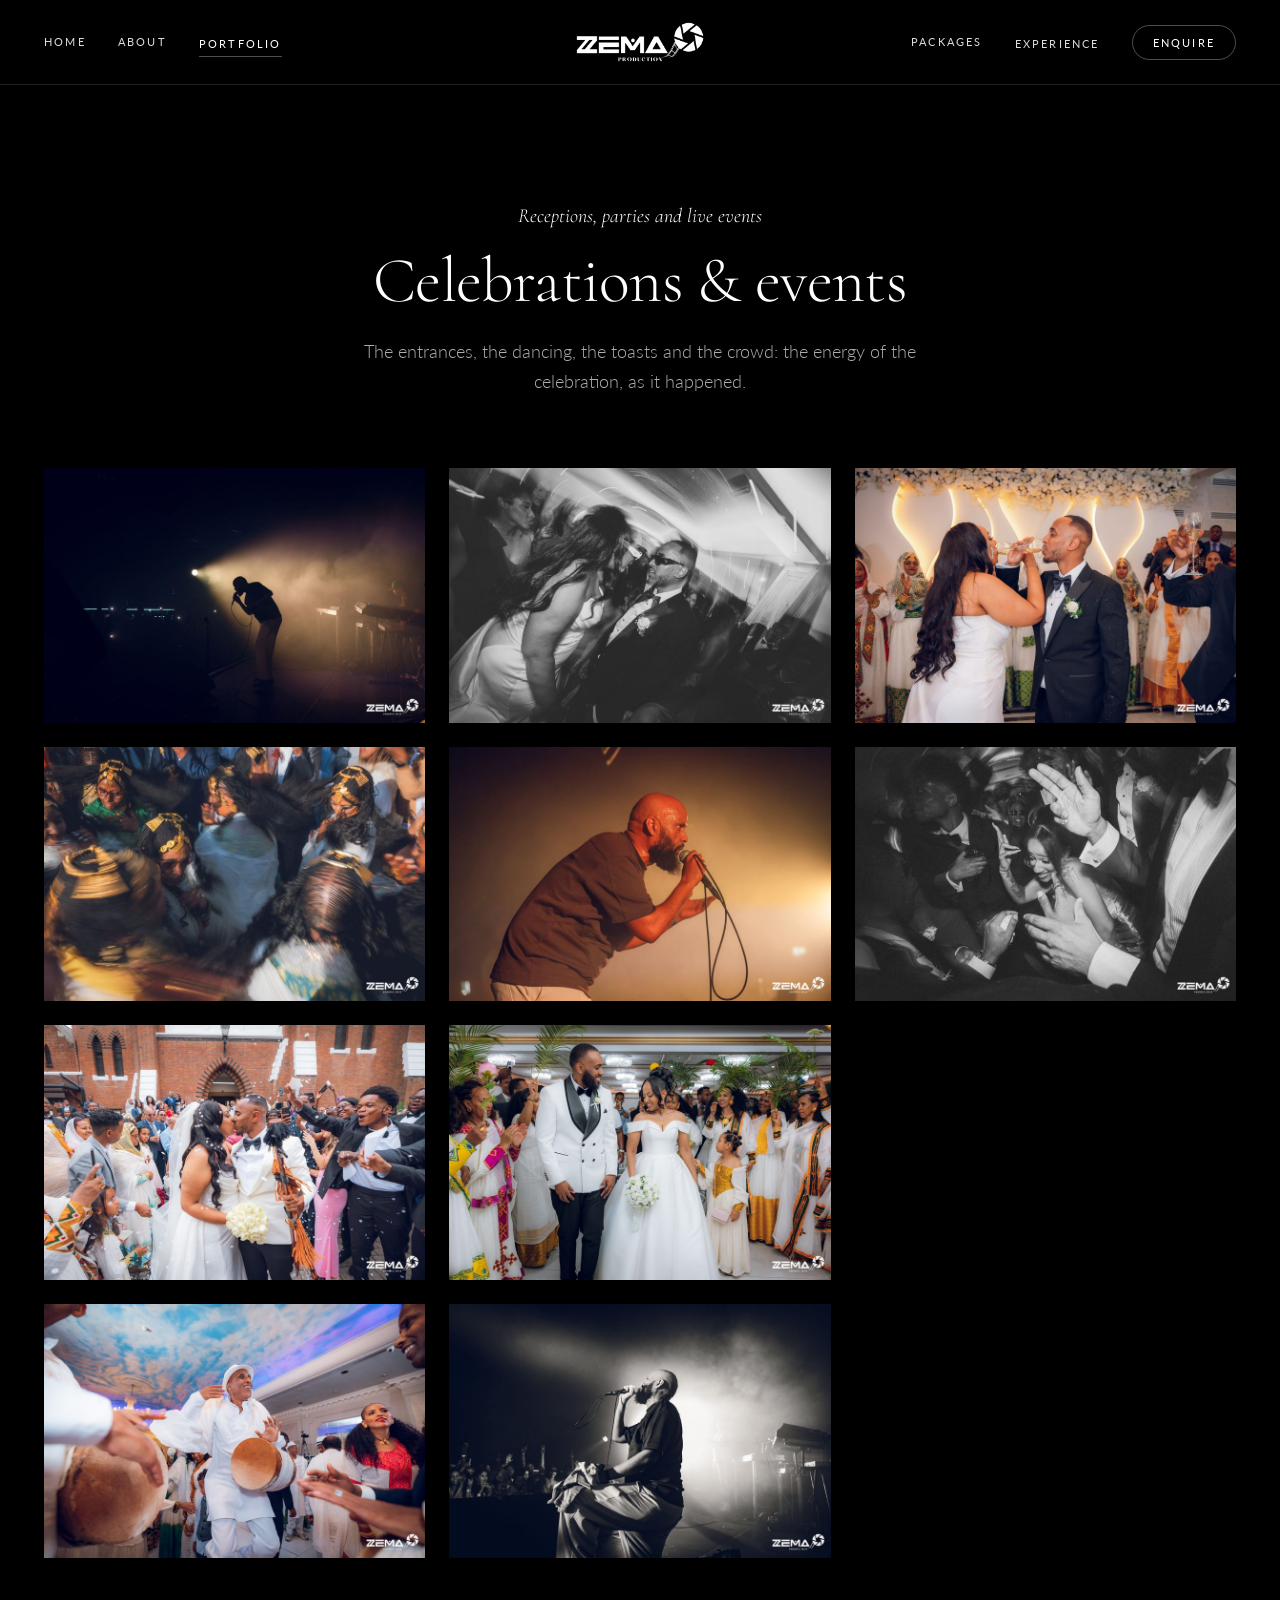
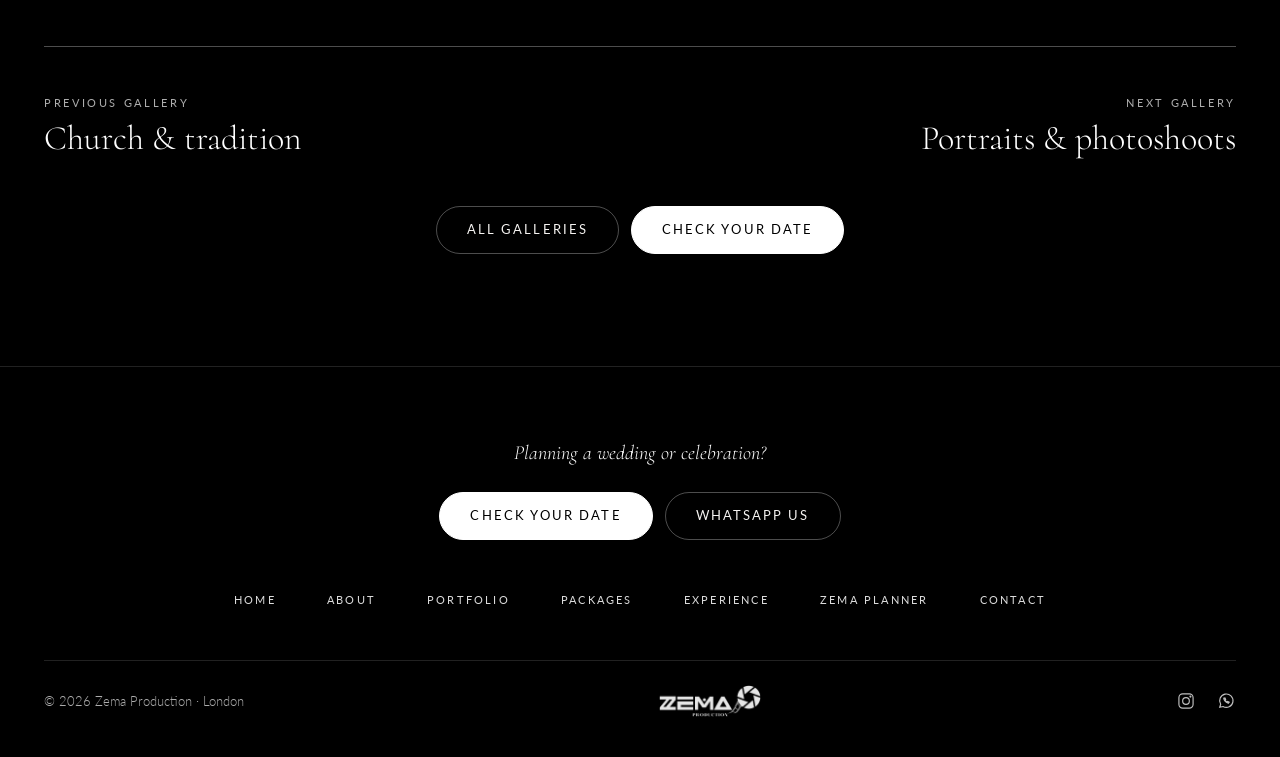
<file: portfolio/celebrations/index.html>
<!doctype html>
<html lang="en-GB">
<head>
<meta charset="utf-8">
<meta name="viewport" content="width=device-width, initial-scale=1, viewport-fit=cover">
<title>Celebrations & events · Zema Production portfolio</title>
<meta name="description" content="Celebrations & events: The entrances, the dancing, the toasts and the crowd: the energy of the celebration, as it happened.">
<meta name="theme-color" content="#000000">
<link rel="canonical" href="https://www.zemaproduction.com/portfolio/celebrations/">
<meta property="og:type" content="website">
<meta property="og:site_name" content="Zema Production">
<meta property="og:title" content="Celebrations & events · Zema Production portfolio">
<meta property="og:description" content="Celebrations & events: The entrances, the dancing, the toasts and the crowd: the energy of the celebration, as it happened.">
<meta property="og:url" content="https://www.zemaproduction.com/portfolio/celebrations/">
<meta property="og:image" content="https://www.zemaproduction.com/img/p/106a4312.jpg">
<meta name="twitter:card" content="summary_large_image">
<link rel="icon" href="../../img/favicon.png">
<link rel="preconnect" href="https://fonts.googleapis.com"><link rel="preconnect" href="https://fonts.gstatic.com" crossorigin>
<link rel="stylesheet" href="https://fonts.googleapis.com/css2?family=Cormorant:ital,wght@0,300;0,400;1,300&family=Lato:wght@300;400&display=swap">
<link rel="stylesheet" href="../../assets/site.css?v=202611130101">

</head>
<body>
<header class="hd"><div class="wrap">
<nav class="nav" aria-label="Main"><a href="../../">Home</a><a href="../../about/">About</a><div class="dd"><a href="../../portfolio/" aria-current="page">Portfolio</a><div class="dd-menu"><a href="../../portfolio/weddings/">Weddings</a><a href="../../portfolio/pre-wedding/">Pre-wedding &amp; couples</a><a href="../../portfolio/church-and-tradition/">Church &amp; tradition</a><a href="../../portfolio/celebrations/">Celebrations &amp; events</a><a href="../../portfolio/portraits/">Portraits &amp; photoshoots</a></div></div></nav>
<a class="mark" href="../../" aria-label="Zema Production home"><img src="../../img/logo-white.png" alt="Zema Production" width="140" height="44"></a>
<nav class="nav r" aria-label="More"><a href="../../services/">Packages</a><div class="dd"><a href="../../experience/">Experience</a><div class="dd-menu"><a href="../../experience/">The journey</a><a href="../../planner/">Zema Planner</a><a href="../../testimonials/">Kind words</a></div></div><a class="enq" href="../../contact/">Enquire</a></nav>
<button class="burger" aria-label="Menu" aria-expanded="false" aria-controls="mnav"><i></i></button>
</div></header>
<div class="mnav" id="mnav">
<a href="../../">Home</a><a href="../../about/">About</a><a href="../../portfolio/">Portfolio</a><a href="../../services/">Packages</a><a href="../../experience/">Experience</a><a href="../../planner/">Zema Planner</a><a href="../../testimonials/">Kind words</a>
<a class="pill solid" href="../../contact/">Check your date</a>
<div class="sub"><a href="https://wa.me/447449727801" target="_blank" rel="noopener">WhatsApp</a><a href="https://www.instagram.com/zemaproduction_" target="_blank" rel="noopener">Instagram</a></div>
</div>
<main>
<section class="phead"><div class="wrap"><p class="italic">Receptions, parties and live events</p><h1 class="display xl">Celebrations &amp; events</h1><p class="lead">The entrances, the dancing, the toasts and the crowd: the energy of the celebration, as it happened.</p></div></section>
<section class="sec flush-top"><div class="wrap"><div class="masonry"><button type="button" aria-label="Open photograph 1 of 10"><img src="../../img/p/s/na3a2624.jpg" data-full="../../img/p/na3a2624.jpg" alt="Celebration photograph by Zema Production" width="800" height="534" loading="eager" decoding="async"></button><button type="button" aria-label="Open photograph 2 of 10"><img src="../../img/p/s/106a4775.jpg" data-full="../../img/p/106a4775.jpg" alt="Celebration photograph by Zema Production" width="800" height="534" loading="eager" decoding="async"></button><button type="button" aria-label="Open photograph 3 of 10"><img src="../../img/p/s/106a4312.jpg" data-full="../../img/p/106a4312.jpg" alt="Celebration photograph by Zema Production" width="800" height="534" loading="eager" decoding="async"></button><button type="button" aria-label="Open photograph 4 of 10"><img src="../../img/p/s/na3a8982.jpg" data-full="../../img/p/na3a8982.jpg" alt="Celebration photograph by Zema Production" width="800" height="534" loading="eager" decoding="async"></button><button type="button" aria-label="Open photograph 5 of 10"><img src="../../img/p/s/106a5561.jpg" data-full="../../img/p/106a5561.jpg" alt="Celebration photograph by Zema Production" width="800" height="534" loading="eager" decoding="async"></button><button type="button" aria-label="Open photograph 6 of 10"><img src="../../img/p/s/na3a2832.jpg" data-full="../../img/p/na3a2832.jpg" alt="Celebration photograph by Zema Production" width="800" height="534" loading="eager" decoding="async"></button><button type="button" aria-label="Open photograph 7 of 10"><img src="../../img/p/s/na3a3126.jpg" data-full="../../img/p/na3a3126.jpg" alt="Celebration photograph by Zema Production" width="800" height="534" loading="lazy" decoding="async"></button><button type="button" aria-label="Open photograph 8 of 10"><img src="../../img/p/s/na3a2788.jpg" data-full="../../img/p/na3a2788.jpg" alt="Celebration photograph by Zema Production" width="800" height="534" loading="lazy" decoding="async"></button><button type="button" aria-label="Open photograph 9 of 10"><img src="../../img/p/s/106a5746.jpg" data-full="../../img/p/106a5746.jpg" alt="Celebration photograph by Zema Production" width="800" height="534" loading="lazy" decoding="async"></button><button type="button" aria-label="Open photograph 10 of 10"><img src="../../img/p/s/106a5612.jpg" data-full="../../img/p/106a5612.jpg" alt="Celebration photograph by Zema Production" width="800" height="534" loading="lazy" decoding="async"></button></div>
<nav class="gnext" aria-label="More galleries"><a href="../church-and-tradition/"><span class="eyebrow">Previous gallery</span><b>Church &amp; tradition</b></a><a href="../portraits/"><span class="eyebrow">Next gallery</span><b>Portraits &amp; photoshoots</b></a></nav>
<div class="hero-cta center" style="margin-top:var(--gap-lg)"><a class="pill" href="../">All galleries</a><a class="pill solid" href="../../contact/">Check your date</a></div></div></section>
</main>
<footer class="ft"><div class="wrap">
<div class="ft-cta"><p class="italic">Planning a wedding or celebration?</p><div class="hero-cta center"><a class="pill solid" href="../../contact/">Check your date</a><a class="pill" href="https://wa.me/447449727801" target="_blank" rel="noopener">WhatsApp us</a></div></div>
<nav class="nav" aria-label="Footer"><a href="../../">Home</a><a href="../../about/">About</a><a href="../../portfolio/">Portfolio</a><a href="../../services/">Packages</a><a href="../../experience/">Experience</a><a href="../../planner/">Zema Planner</a><a href="../../contact/">Contact</a></nav>
<div class="base">
<span>© <span id="yr">2026</span> Zema Production · London</span>
<img class="logo" src="../../img/logo-white.png" alt="Zema Production" width="102" height="32" loading="lazy">
<div class="soc">
<a href="https://www.instagram.com/zemaproduction_" target="_blank" rel="noopener" aria-label="Instagram"><svg viewBox="0 0 24 24"><rect x="3.5" y="3.5" width="17" height="17" rx="4.5"/><circle cx="12" cy="12" r="4"/><circle cx="17.3" cy="6.7" r=".6"/></svg></a>
<a href="https://wa.me/447449727801" target="_blank" rel="noopener" aria-label="WhatsApp"><svg viewBox="0 0 24 24"><path d="M4.5 19.5l1.1-3.6A8 8 0 1 1 8.4 18.6z"/><path d="M9.3 8.6c.3 2.5 2.3 4.9 5.4 6.1l1.1-1.3-1.8-.9-.8.8c-1-.5-1.9-1.4-2.4-2.4l.8-.8-.9-1.8z"/></svg></a>
</div>
</div>
</div></footer>
<script src="../../assets/site.js?v=202611130101" defer></script>
</body>
</html>
</file>
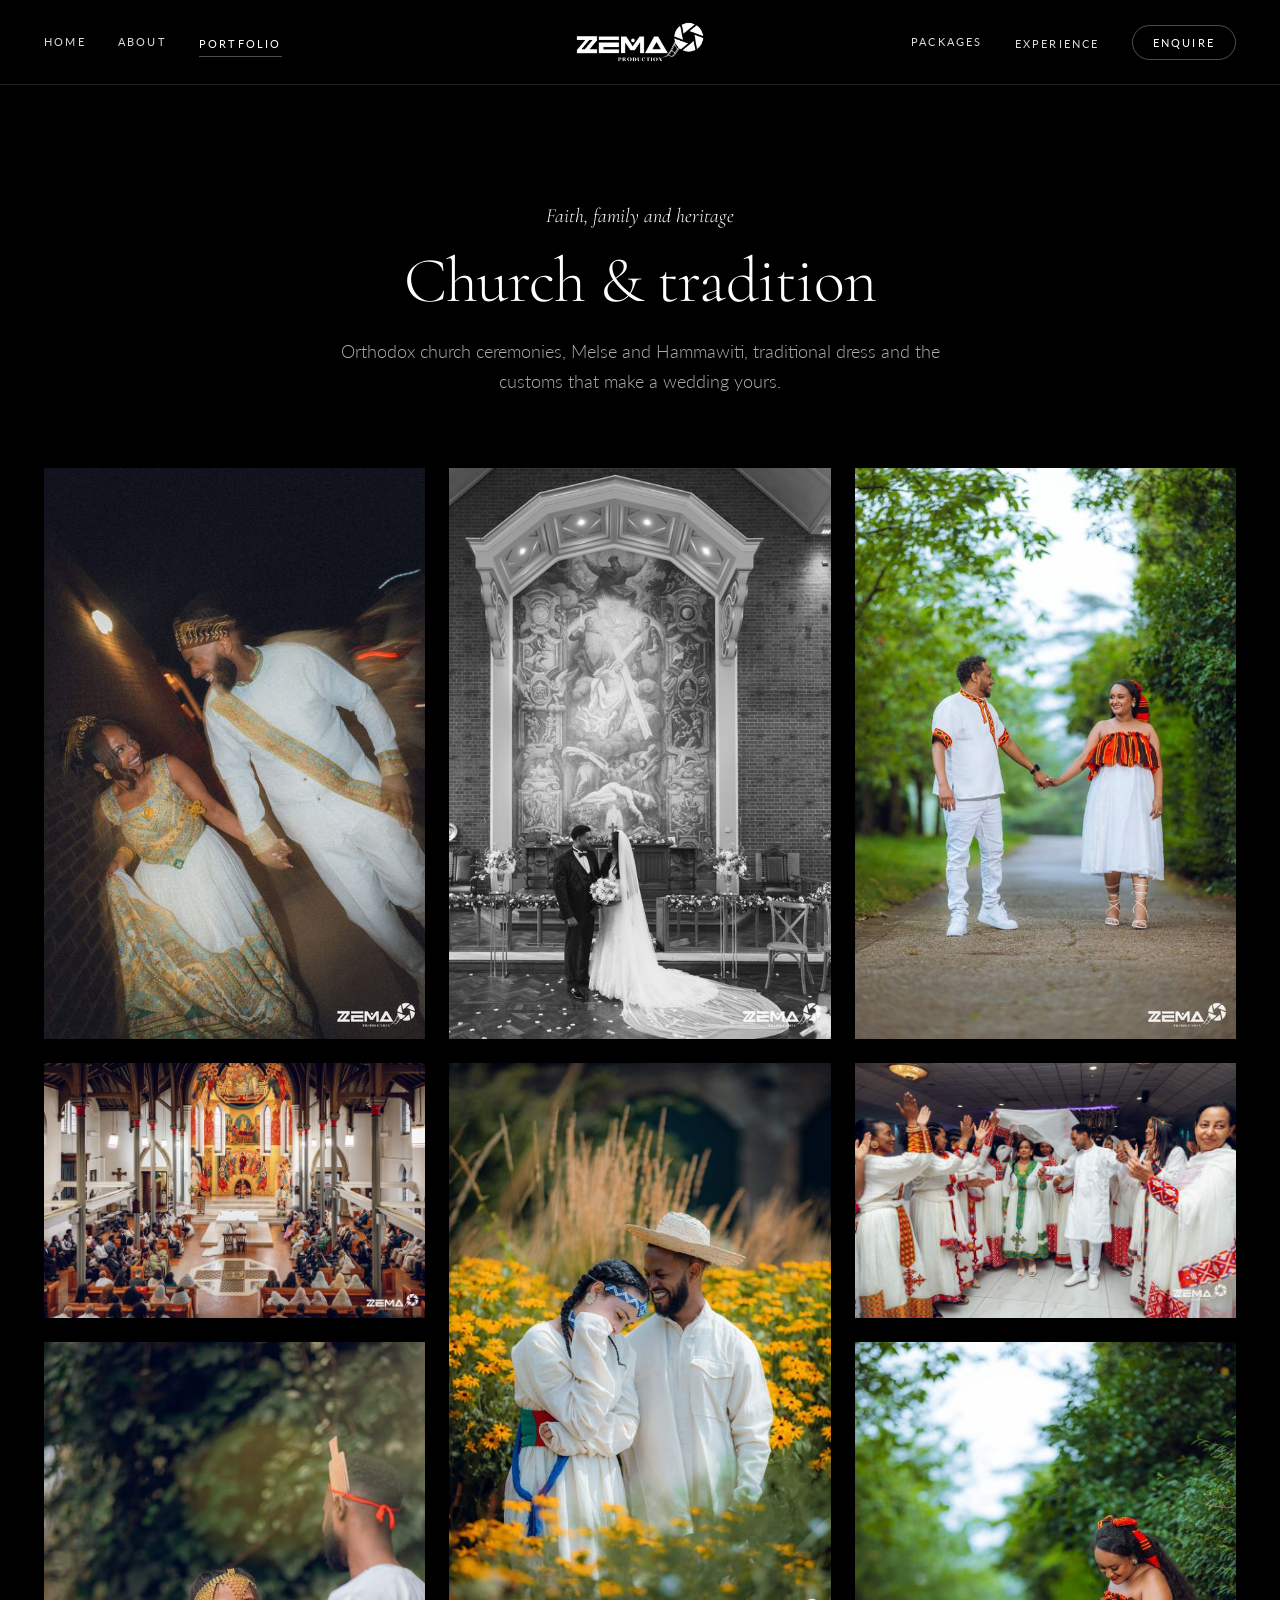
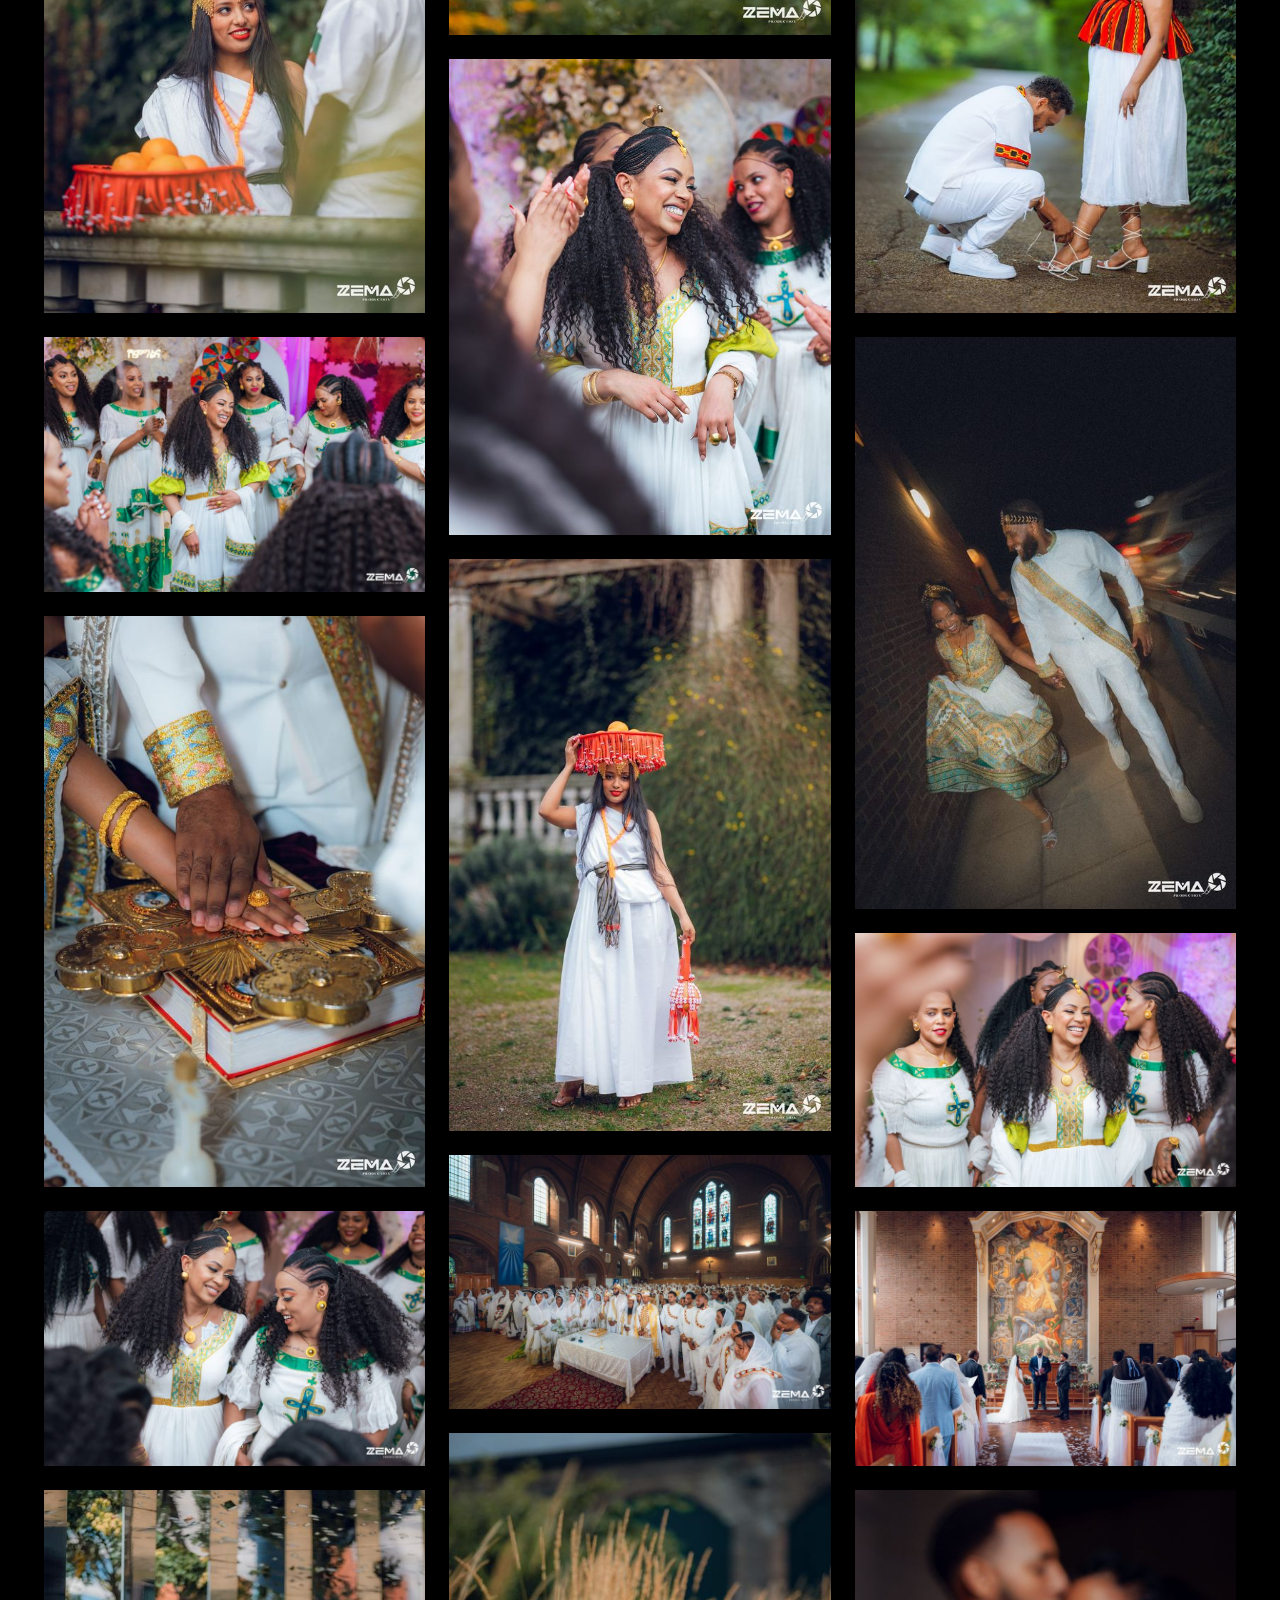
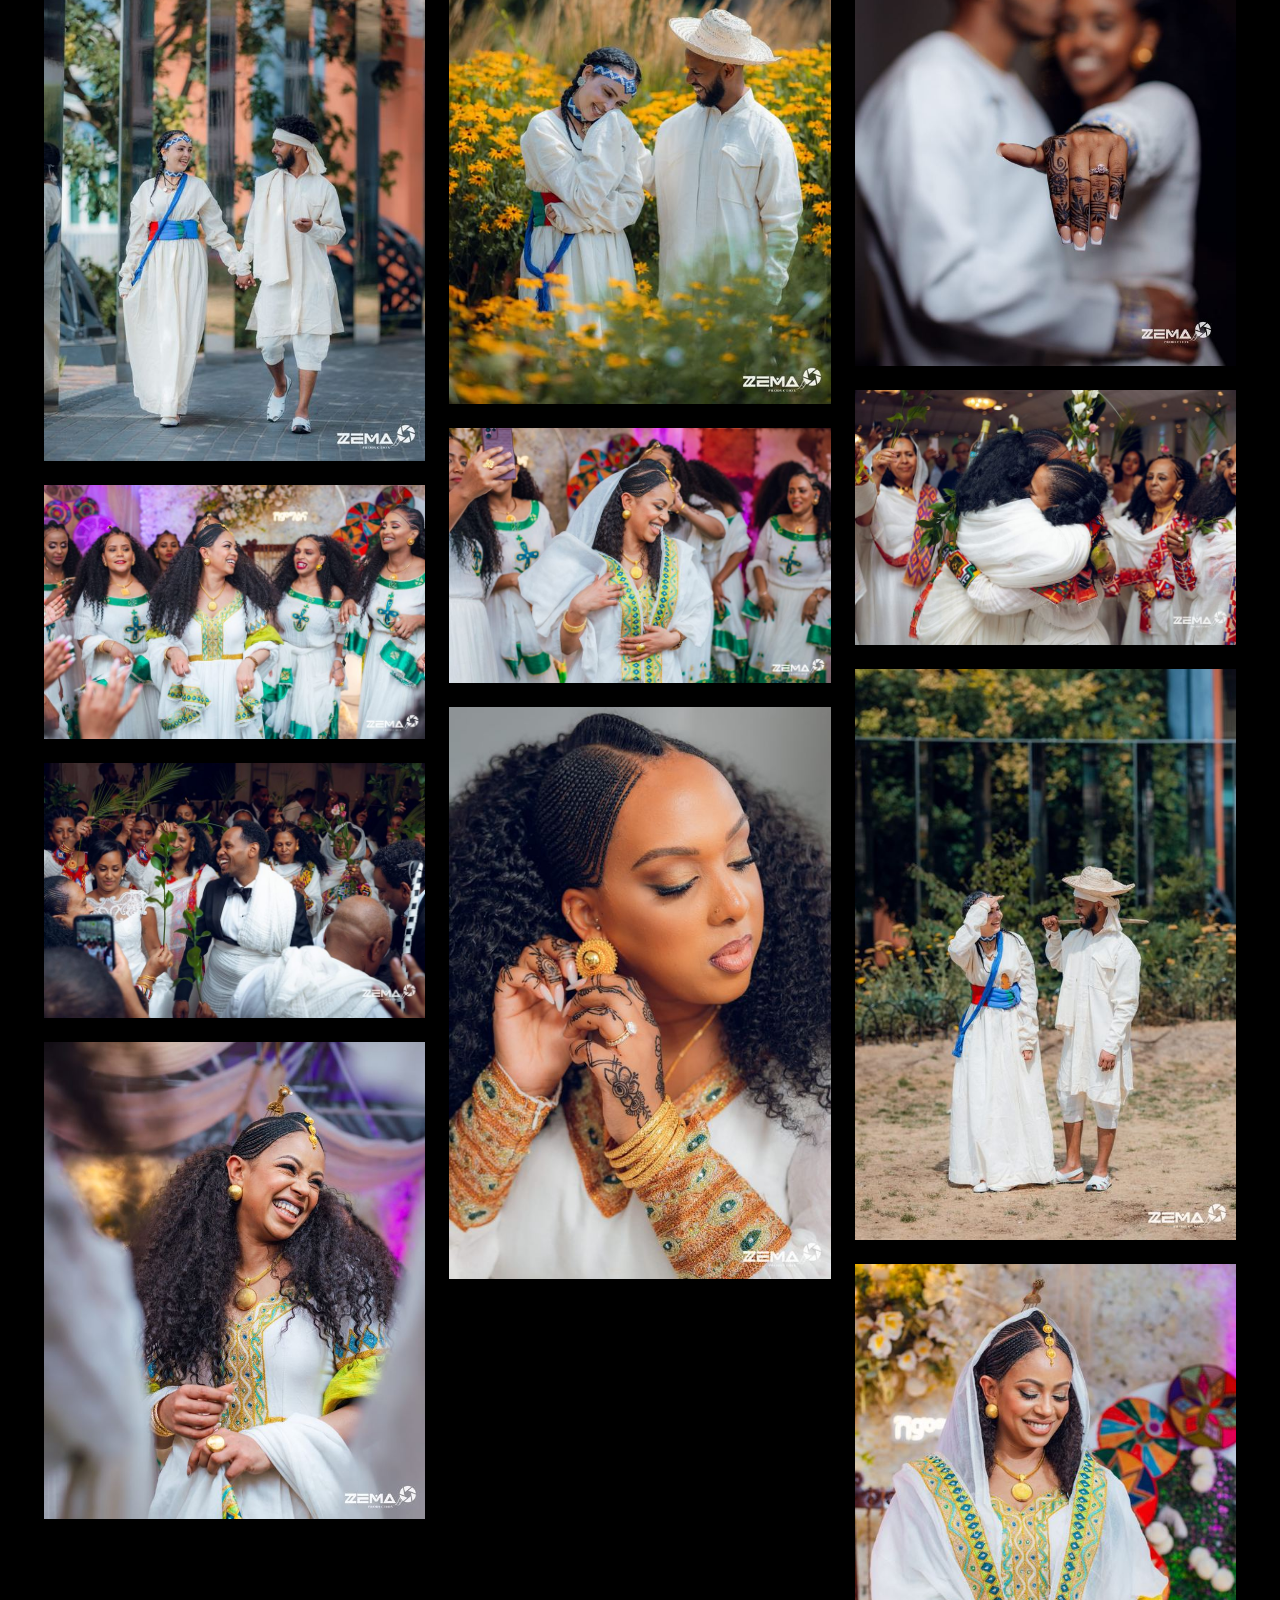
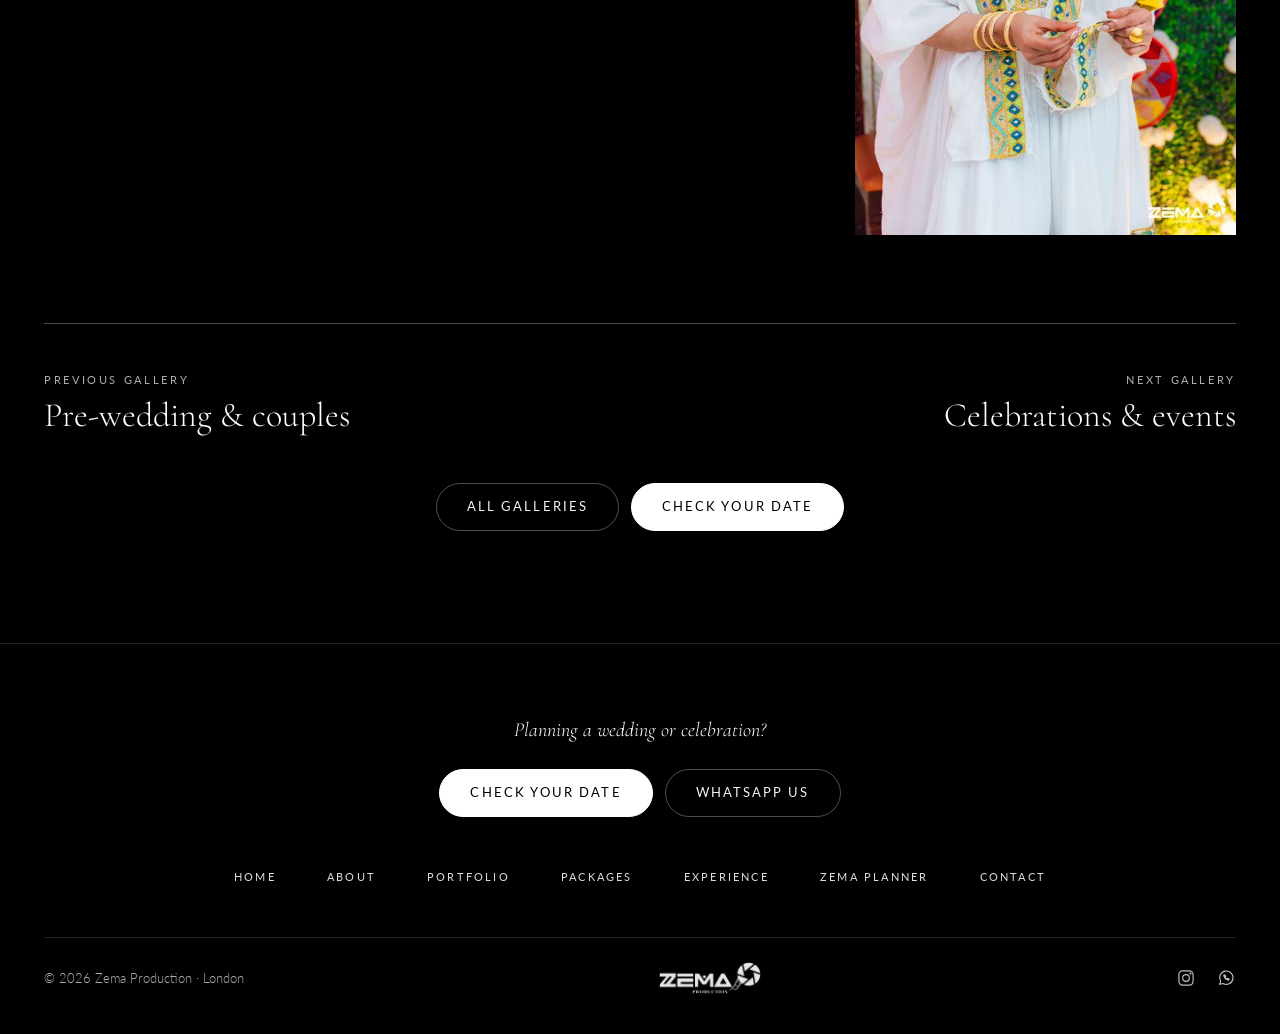
<file: portfolio/church-and-tradition/index.html>
<!doctype html>
<html lang="en-GB">
<head>
<meta charset="utf-8">
<meta name="viewport" content="width=device-width, initial-scale=1, viewport-fit=cover">
<title>Church & tradition · Zema Production portfolio</title>
<meta name="description" content="Church & tradition: Orthodox church ceremonies, Melse and Hammawiti, traditional dress and the customs that make a wedding yours.">
<meta name="theme-color" content="#000000">
<link rel="canonical" href="https://www.zemaproduction.com/portfolio/church-and-tradition/">
<meta property="og:type" content="website">
<meta property="og:site_name" content="Zema Production">
<meta property="og:title" content="Church & tradition · Zema Production portfolio">
<meta property="og:description" content="Church & tradition: Orthodox church ceremonies, Melse and Hammawiti, traditional dress and the customs that make a wedding yours.">
<meta property="og:url" content="https://www.zemaproduction.com/portfolio/church-and-tradition/">
<meta property="og:image" content="https://www.zemaproduction.com/img/p/na3a8299.jpg">
<meta name="twitter:card" content="summary_large_image">
<link rel="icon" href="../../img/favicon.png">
<link rel="preconnect" href="https://fonts.googleapis.com"><link rel="preconnect" href="https://fonts.gstatic.com" crossorigin>
<link rel="stylesheet" href="https://fonts.googleapis.com/css2?family=Cormorant:ital,wght@0,300;0,400;1,300&family=Lato:wght@300;400&display=swap">
<link rel="stylesheet" href="../../assets/site.css?v=202611130101">

</head>
<body>
<header class="hd"><div class="wrap">
<nav class="nav" aria-label="Main"><a href="../../">Home</a><a href="../../about/">About</a><div class="dd"><a href="../../portfolio/" aria-current="page">Portfolio</a><div class="dd-menu"><a href="../../portfolio/weddings/">Weddings</a><a href="../../portfolio/pre-wedding/">Pre-wedding &amp; couples</a><a href="../../portfolio/church-and-tradition/">Church &amp; tradition</a><a href="../../portfolio/celebrations/">Celebrations &amp; events</a><a href="../../portfolio/portraits/">Portraits &amp; photoshoots</a></div></div></nav>
<a class="mark" href="../../" aria-label="Zema Production home"><img src="../../img/logo-white.png" alt="Zema Production" width="140" height="44"></a>
<nav class="nav r" aria-label="More"><a href="../../services/">Packages</a><div class="dd"><a href="../../experience/">Experience</a><div class="dd-menu"><a href="../../experience/">The journey</a><a href="../../planner/">Zema Planner</a><a href="../../testimonials/">Kind words</a></div></div><a class="enq" href="../../contact/">Enquire</a></nav>
<button class="burger" aria-label="Menu" aria-expanded="false" aria-controls="mnav"><i></i></button>
</div></header>
<div class="mnav" id="mnav">
<a href="../../">Home</a><a href="../../about/">About</a><a href="../../portfolio/">Portfolio</a><a href="../../services/">Packages</a><a href="../../experience/">Experience</a><a href="../../planner/">Zema Planner</a><a href="../../testimonials/">Kind words</a>
<a class="pill solid" href="../../contact/">Check your date</a>
<div class="sub"><a href="https://wa.me/447449727801" target="_blank" rel="noopener">WhatsApp</a><a href="https://www.instagram.com/zemaproduction_" target="_blank" rel="noopener">Instagram</a></div>
</div>
<main>
<section class="phead"><div class="wrap"><p class="italic">Faith, family and heritage</p><h1 class="display xl">Church &amp; tradition</h1><p class="lead">Orthodox church ceremonies, Melse and Hammawiti, traditional dress and the customs that make a wedding yours.</p></div></section>
<section class="sec flush-top"><div class="wrap"><div class="masonry"><button type="button" aria-label="Open photograph 1 of 28"><img src="../../img/p/s/na3a5005.jpg" data-full="../../img/p/na3a5005.jpg" alt="Church and traditional wedding photograph by Zema Production" width="534" height="800" loading="eager" decoding="async"></button><button type="button" aria-label="Open photograph 2 of 28"><img src="../../img/p/s/na3a7320.jpg" data-full="../../img/p/na3a7320.jpg" alt="Church and traditional wedding photograph by Zema Production" width="800" height="534" loading="eager" decoding="async"></button><button type="button" aria-label="Open photograph 3 of 28"><img src="../../img/p/s/na3a8299.jpg" data-full="../../img/p/na3a8299.jpg" alt="Church and traditional wedding photograph by Zema Production" width="534" height="800" loading="eager" decoding="async"></button><button type="button" aria-label="Open photograph 4 of 28"><img src="../../img/p/s/na3a4284.jpg" data-full="../../img/p/na3a4284.jpg" alt="Church and traditional wedding photograph by Zema Production" width="800" height="534" loading="eager" decoding="async"></button><button type="button" aria-label="Open photograph 5 of 28"><img src="../../img/p/s/na3a0378.jpg" data-full="../../img/p/na3a0378.jpg" alt="Church and traditional wedding photograph by Zema Production" width="534" height="800" loading="eager" decoding="async"></button><button type="button" aria-label="Open photograph 6 of 28"><img src="../../img/p/s/na3a4426.jpg" data-full="../../img/p/na3a4426.jpg" alt="Church and traditional wedding photograph by Zema Production" width="800" height="534" loading="eager" decoding="async"></button><button type="button" aria-label="Open photograph 7 of 28"><img src="../../img/p/s/na3a6841.jpg" data-full="../../img/p/na3a6841.jpg" alt="Church and traditional wedding photograph by Zema Production" width="534" height="800" loading="lazy" decoding="async"></button><button type="button" aria-label="Open photograph 8 of 28"><img src="../../img/p/s/na3a4442.jpg" data-full="../../img/p/na3a4442.jpg" alt="Church and traditional wedding photograph by Zema Production" width="800" height="534" loading="lazy" decoding="async"></button><button type="button" aria-label="Open photograph 9 of 28"><img src="../../img/p/s/na3a9858.jpg" data-full="../../img/p/na3a9858.jpg" alt="Church and traditional wedding photograph by Zema Production" width="800" height="534" loading="lazy" decoding="async"></button><button type="button" aria-label="Open photograph 10 of 28"><img src="../../img/p/s/na3a4277.jpg" data-full="../../img/p/na3a4277.jpg" alt="Church and traditional wedding photograph by Zema Production" width="640" height="800" loading="lazy" decoding="async"></button><button type="button" aria-label="Open photograph 11 of 28"><img src="../../img/p/s/na3a7900.jpg" data-full="../../img/p/na3a7900.jpg" alt="Church and traditional wedding photograph by Zema Production" width="534" height="800" loading="lazy" decoding="async"></button><button type="button" aria-label="Open photograph 12 of 28"><img src="../../img/p/s/na3a7124.jpg" data-full="../../img/p/na3a7124.jpg" alt="Church and traditional wedding photograph by Zema Production" width="534" height="800" loading="lazy" decoding="async"></button><button type="button" aria-label="Open photograph 13 of 28"><img src="../../img/p/s/na3a4521.jpg" data-full="../../img/p/na3a4521.jpg" alt="Church and traditional wedding photograph by Zema Production" width="640" height="800" loading="lazy" decoding="async"></button><button type="button" aria-label="Open photograph 14 of 28"><img src="../../img/p/s/na3a8320.jpg" data-full="../../img/p/na3a8320.jpg" alt="Church and traditional wedding photograph by Zema Production" width="534" height="800" loading="lazy" decoding="async"></button><button type="button" aria-label="Open photograph 15 of 28"><img src="../../img/p/s/na3a0481.jpg" data-full="../../img/p/na3a0481.jpg" alt="Church and traditional wedding photograph by Zema Production" width="800" height="534" loading="lazy" decoding="async"></button><button type="button" aria-label="Open photograph 16 of 28"><img src="../../img/p/s/na3a7131.jpg" data-full="../../img/p/na3a7131.jpg" alt="Church and traditional wedding photograph by Zema Production" width="534" height="800" loading="lazy" decoding="async"></button><button type="button" aria-label="Open photograph 17 of 28"><img src="../../img/p/s/na3a4303.jpg" data-full="../../img/p/na3a4303.jpg" alt="Church and traditional wedding photograph by Zema Production" width="800" height="534" loading="lazy" decoding="async"></button><button type="button" aria-label="Open photograph 18 of 28"><img src="../../img/p/s/na3a8981.jpg" data-full="../../img/p/na3a8981.jpg" alt="Church and traditional wedding photograph by Zema Production" width="533" height="800" loading="lazy" decoding="async"></button><button type="button" aria-label="Open photograph 19 of 28"><img src="../../img/p/s/106a8538.jpg" data-full="../../img/p/106a8538.jpg" alt="Church and traditional wedding photograph by Zema Production" width="534" height="800" loading="lazy" decoding="async"></button><button type="button" aria-label="Open photograph 20 of 28"><img src="../../img/p/s/na3a0381.jpg" data-full="../../img/p/na3a0381.jpg" alt="Church and traditional wedding photograph by Zema Production" width="800" height="534" loading="lazy" decoding="async"></button><button type="button" aria-label="Open photograph 21 of 28"><img src="../../img/p/s/106a8501.jpg" data-full="../../img/p/106a8501.jpg" alt="Church and traditional wedding photograph by Zema Production" width="534" height="800" loading="lazy" decoding="async"></button><button type="button" aria-label="Open photograph 22 of 28"><img src="../../img/p/s/na3a5003.jpg" data-full="../../img/p/na3a5003.jpg" alt="Church and traditional wedding photograph by Zema Production" width="534" height="800" loading="lazy" decoding="async"></button><button type="button" aria-label="Open photograph 23 of 28"><img src="../../img/p/s/na3a4376.jpg" data-full="../../img/p/na3a4376.jpg" alt="Church and traditional wedding photograph by Zema Production" width="800" height="534" loading="lazy" decoding="async"></button><button type="button" aria-label="Open photograph 24 of 28"><img src="../../img/p/s/na3a7663.jpg" data-full="../../img/p/na3a7663.jpg" alt="Church and traditional wedding photograph by Zema Production" width="800" height="534" loading="lazy" decoding="async"></button><button type="button" aria-label="Open photograph 25 of 28"><img src="../../img/p/s/na3a9999.jpg" data-full="../../img/p/na3a9999.jpg" alt="Church and traditional wedding photograph by Zema Production" width="640" height="800" loading="lazy" decoding="async"></button><button type="button" aria-label="Open photograph 26 of 28"><img src="../../img/p/s/na3a0040.jpg" data-full="../../img/p/na3a0040.jpg" alt="Church and traditional wedding photograph by Zema Production" width="800" height="534" loading="lazy" decoding="async"></button><button type="button" aria-label="Open photograph 27 of 28"><img src="../../img/p/s/na3a6969.jpg" data-full="../../img/p/na3a6969.jpg" alt="Church and traditional wedding photograph by Zema Production" width="534" height="800" loading="lazy" decoding="async"></button><button type="button" aria-label="Open photograph 28 of 28"><img src="../../img/p/s/na3a4333.jpg" data-full="../../img/p/na3a4333.jpg" alt="Church and traditional wedding photograph by Zema Production" width="534" height="800" loading="lazy" decoding="async"></button></div>
<nav class="gnext" aria-label="More galleries"><a href="../pre-wedding/"><span class="eyebrow">Previous gallery</span><b>Pre-wedding &amp; couples</b></a><a href="../celebrations/"><span class="eyebrow">Next gallery</span><b>Celebrations &amp; events</b></a></nav>
<div class="hero-cta center" style="margin-top:var(--gap-lg)"><a class="pill" href="../">All galleries</a><a class="pill solid" href="../../contact/">Check your date</a></div></div></section>
</main>
<footer class="ft"><div class="wrap">
<div class="ft-cta"><p class="italic">Planning a wedding or celebration?</p><div class="hero-cta center"><a class="pill solid" href="../../contact/">Check your date</a><a class="pill" href="https://wa.me/447449727801" target="_blank" rel="noopener">WhatsApp us</a></div></div>
<nav class="nav" aria-label="Footer"><a href="../../">Home</a><a href="../../about/">About</a><a href="../../portfolio/">Portfolio</a><a href="../../services/">Packages</a><a href="../../experience/">Experience</a><a href="../../planner/">Zema Planner</a><a href="../../contact/">Contact</a></nav>
<div class="base">
<span>© <span id="yr">2026</span> Zema Production · London</span>
<img class="logo" src="../../img/logo-white.png" alt="Zema Production" width="102" height="32" loading="lazy">
<div class="soc">
<a href="https://www.instagram.com/zemaproduction_" target="_blank" rel="noopener" aria-label="Instagram"><svg viewBox="0 0 24 24"><rect x="3.5" y="3.5" width="17" height="17" rx="4.5"/><circle cx="12" cy="12" r="4"/><circle cx="17.3" cy="6.7" r=".6"/></svg></a>
<a href="https://wa.me/447449727801" target="_blank" rel="noopener" aria-label="WhatsApp"><svg viewBox="0 0 24 24"><path d="M4.5 19.5l1.1-3.6A8 8 0 1 1 8.4 18.6z"/><path d="M9.3 8.6c.3 2.5 2.3 4.9 5.4 6.1l1.1-1.3-1.8-.9-.8.8c-1-.5-1.9-1.4-2.4-2.4l.8-.8-.9-1.8z"/></svg></a>
</div>
</div>
</div></footer>
<script src="../../assets/site.js?v=202611130101" defer></script>
</body>
</html>
</file>
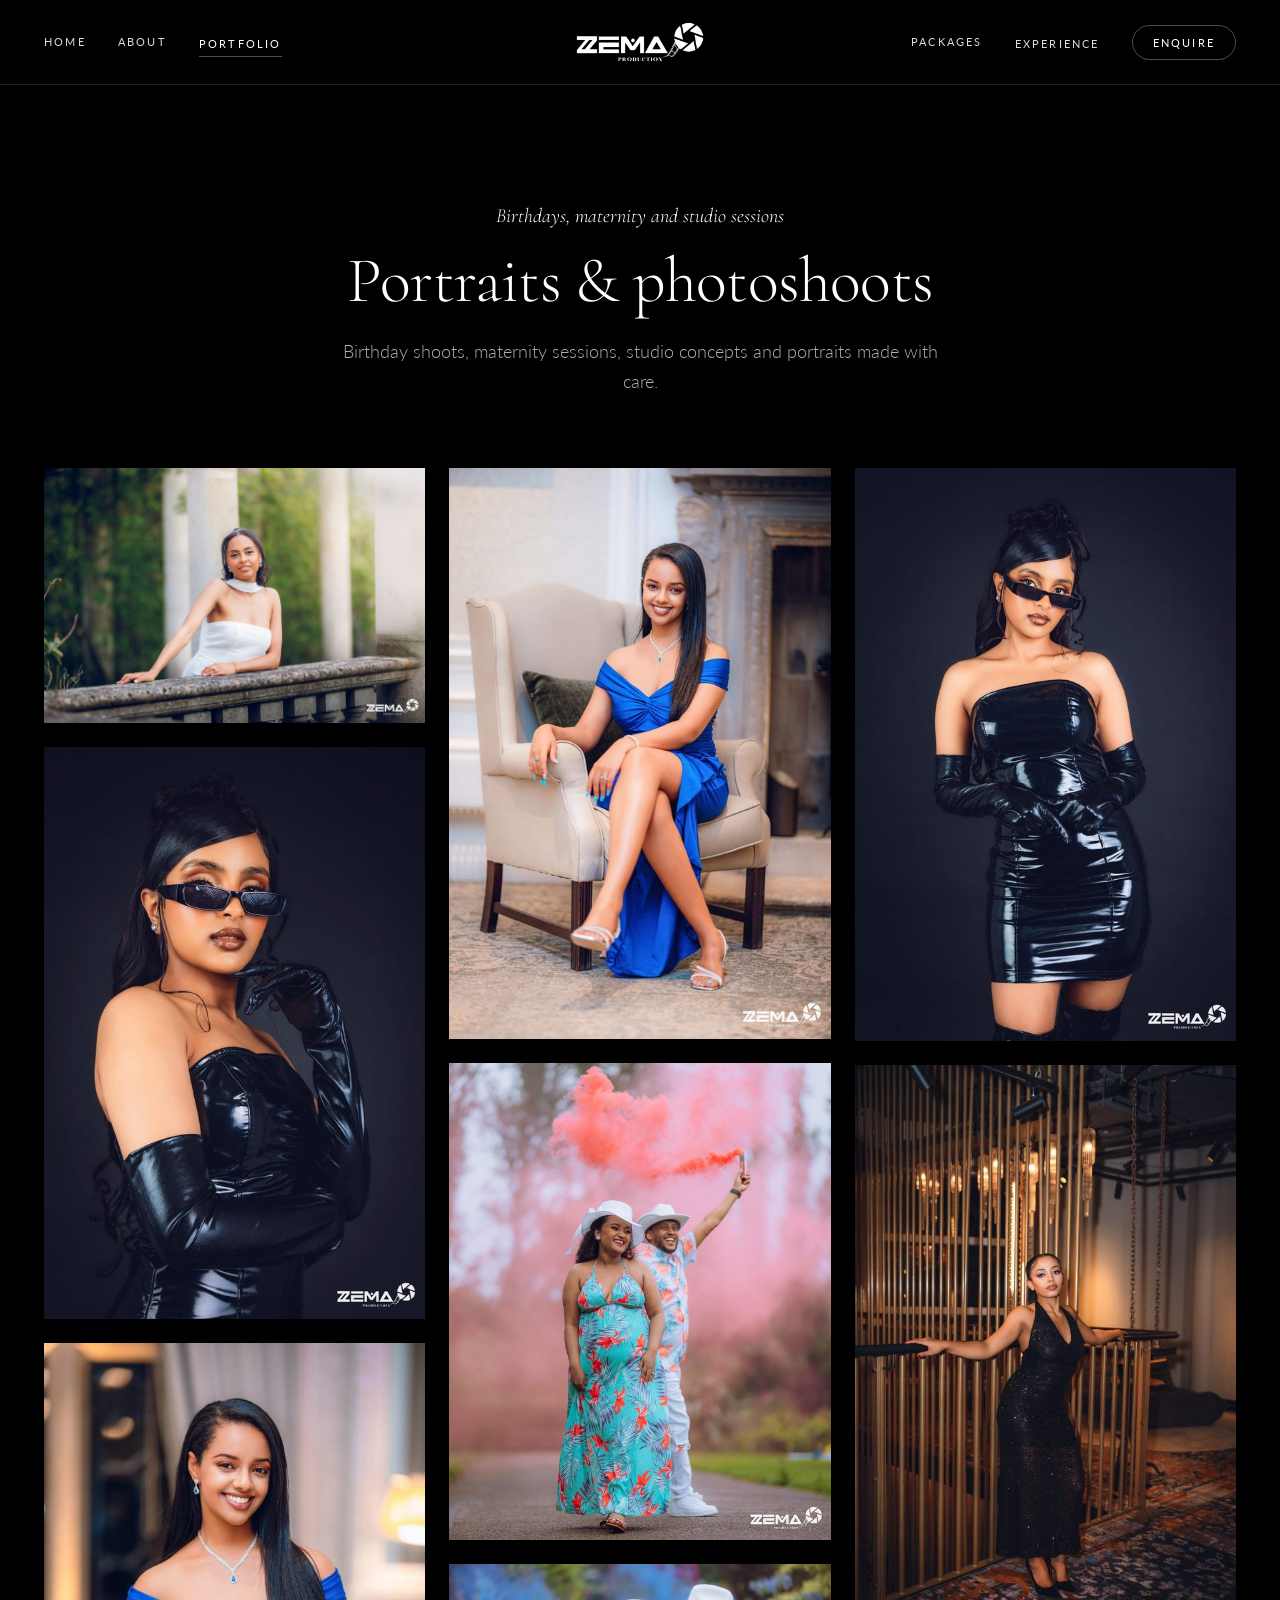
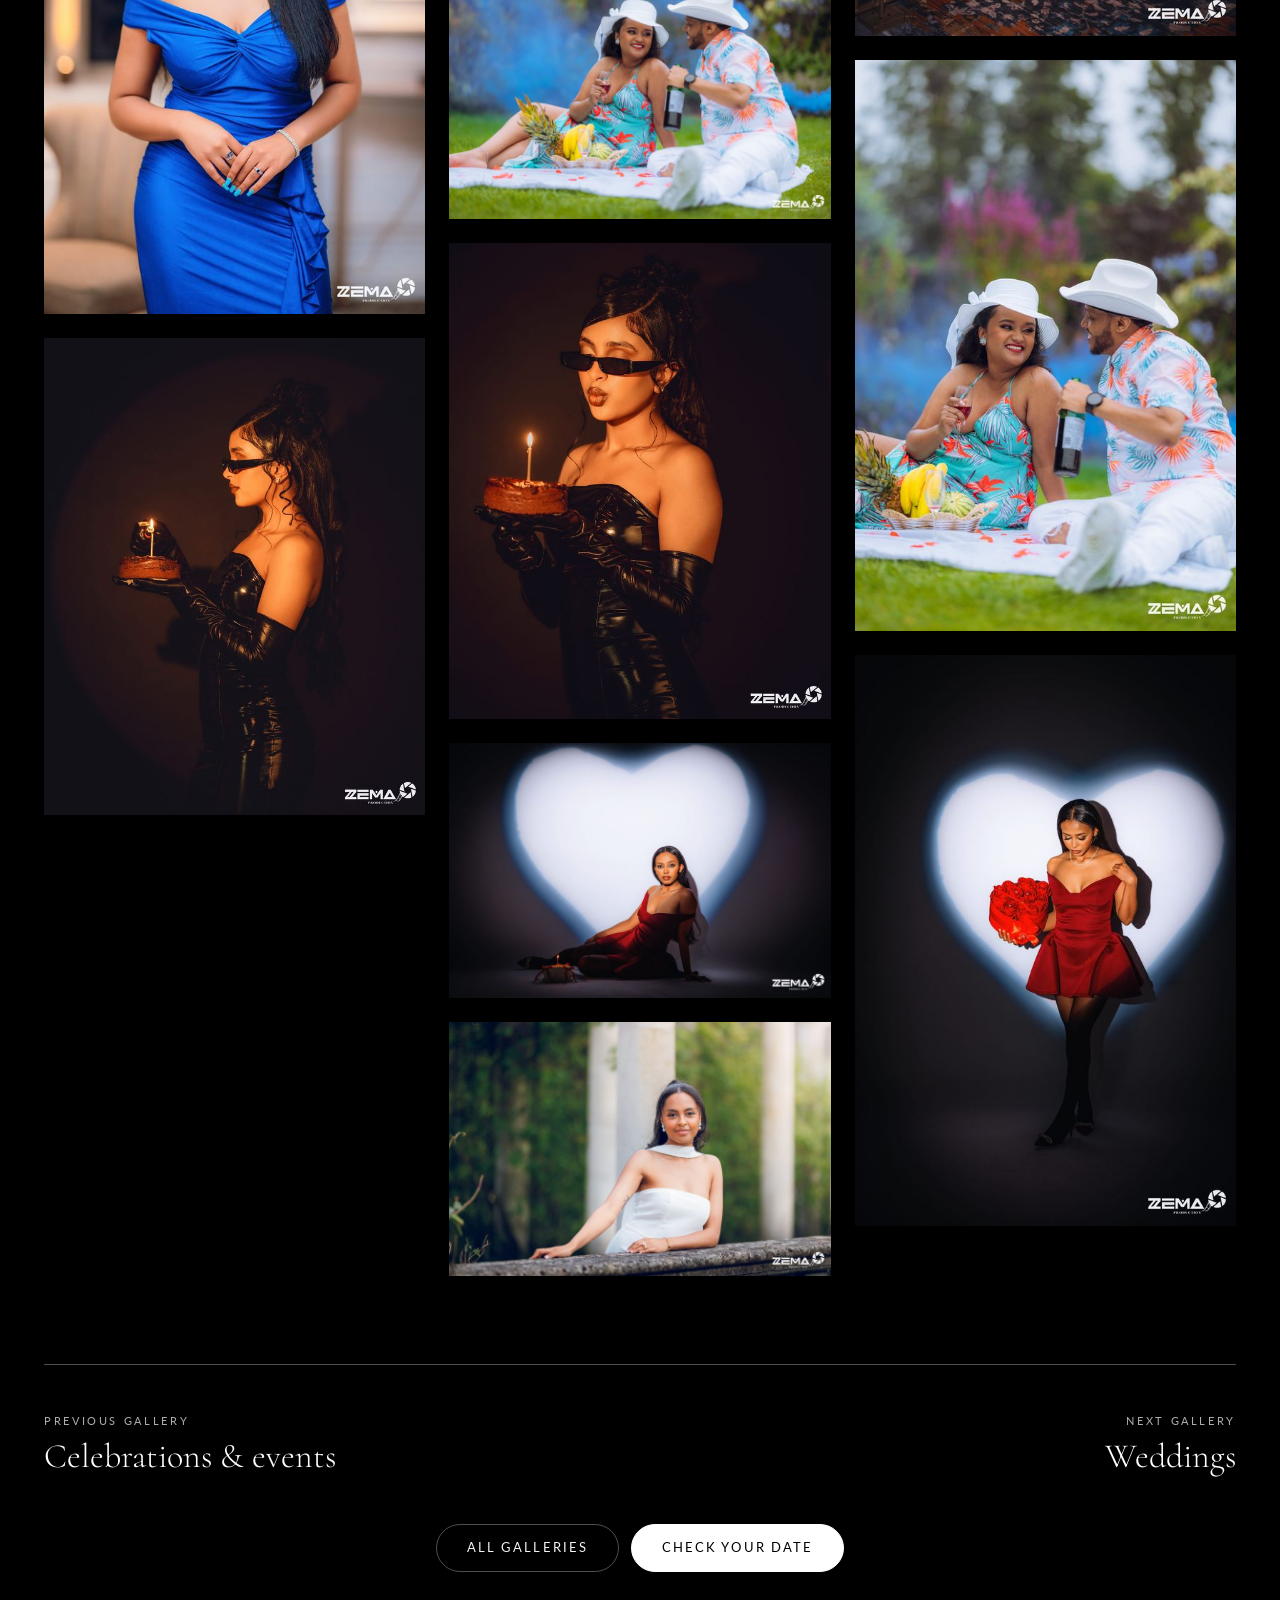
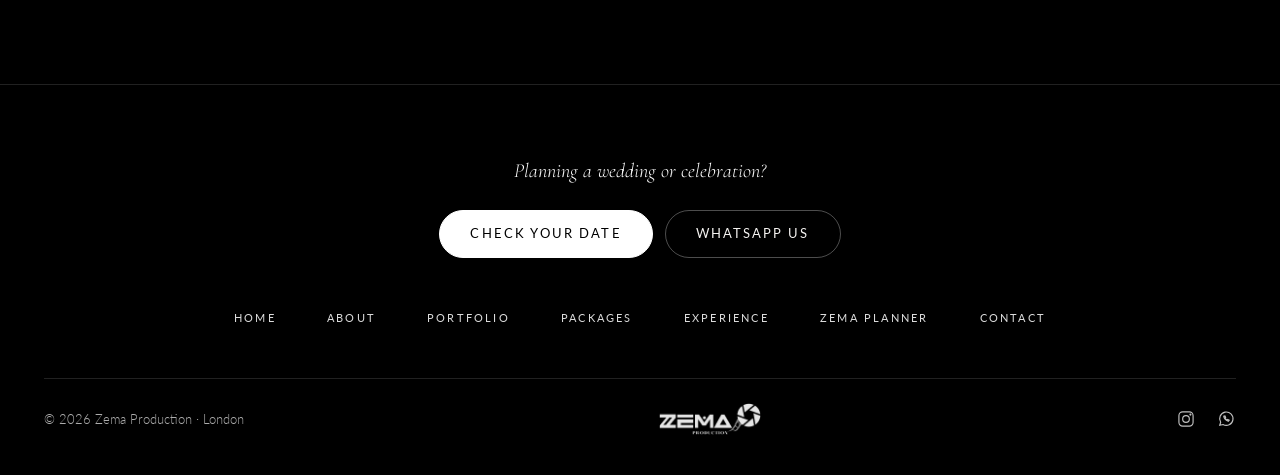
<file: portfolio/portraits/index.html>
<!doctype html>
<html lang="en-GB">
<head>
<meta charset="utf-8">
<meta name="viewport" content="width=device-width, initial-scale=1, viewport-fit=cover">
<title>Portraits & photoshoots · Zema Production portfolio</title>
<meta name="description" content="Portraits & photoshoots: Birthday shoots, maternity sessions, studio concepts and portraits made with care.">
<meta name="theme-color" content="#000000">
<link rel="canonical" href="https://www.zemaproduction.com/portfolio/portraits/">
<meta property="og:type" content="website">
<meta property="og:site_name" content="Zema Production">
<meta property="og:title" content="Portraits & photoshoots · Zema Production portfolio">
<meta property="og:description" content="Portraits & photoshoots: Birthday shoots, maternity sessions, studio concepts and portraits made with care.">
<meta property="og:url" content="https://www.zemaproduction.com/portfolio/portraits/">
<meta property="og:image" content="https://www.zemaproduction.com/img/p/na3a5567.jpg">
<meta name="twitter:card" content="summary_large_image">
<link rel="icon" href="../../img/favicon.png">
<link rel="preconnect" href="https://fonts.googleapis.com"><link rel="preconnect" href="https://fonts.gstatic.com" crossorigin>
<link rel="stylesheet" href="https://fonts.googleapis.com/css2?family=Cormorant:ital,wght@0,300;0,400;1,300&family=Lato:wght@300;400&display=swap">
<link rel="stylesheet" href="../../assets/site.css?v=202611130101">

</head>
<body>
<header class="hd"><div class="wrap">
<nav class="nav" aria-label="Main"><a href="../../">Home</a><a href="../../about/">About</a><div class="dd"><a href="../../portfolio/" aria-current="page">Portfolio</a><div class="dd-menu"><a href="../../portfolio/weddings/">Weddings</a><a href="../../portfolio/pre-wedding/">Pre-wedding &amp; couples</a><a href="../../portfolio/church-and-tradition/">Church &amp; tradition</a><a href="../../portfolio/celebrations/">Celebrations &amp; events</a><a href="../../portfolio/portraits/">Portraits &amp; photoshoots</a></div></div></nav>
<a class="mark" href="../../" aria-label="Zema Production home"><img src="../../img/logo-white.png" alt="Zema Production" width="140" height="44"></a>
<nav class="nav r" aria-label="More"><a href="../../services/">Packages</a><div class="dd"><a href="../../experience/">Experience</a><div class="dd-menu"><a href="../../experience/">The journey</a><a href="../../planner/">Zema Planner</a><a href="../../testimonials/">Kind words</a></div></div><a class="enq" href="../../contact/">Enquire</a></nav>
<button class="burger" aria-label="Menu" aria-expanded="false" aria-controls="mnav"><i></i></button>
</div></header>
<div class="mnav" id="mnav">
<a href="../../">Home</a><a href="../../about/">About</a><a href="../../portfolio/">Portfolio</a><a href="../../services/">Packages</a><a href="../../experience/">Experience</a><a href="../../planner/">Zema Planner</a><a href="../../testimonials/">Kind words</a>
<a class="pill solid" href="../../contact/">Check your date</a>
<div class="sub"><a href="https://wa.me/447449727801" target="_blank" rel="noopener">WhatsApp</a><a href="https://www.instagram.com/zemaproduction_" target="_blank" rel="noopener">Instagram</a></div>
</div>
<main>
<section class="phead"><div class="wrap"><p class="italic">Birthdays, maternity and studio sessions</p><h1 class="display xl">Portraits &amp; photoshoots</h1><p class="lead">Birthday shoots, maternity sessions, studio concepts and portraits made with care.</p></div></section>
<section class="sec flush-top"><div class="wrap"><div class="masonry"><button type="button" aria-label="Open photograph 1 of 14"><img src="../../img/p/s/na3a5926.jpg" data-full="../../img/p/na3a5926.jpg" alt="Portrait photograph by Zema Production" width="800" height="534" loading="eager" decoding="async"></button><button type="button" aria-label="Open photograph 2 of 14"><img src="../../img/p/s/106a0213.jpg" data-full="../../img/p/106a0213.jpg" alt="Portrait photograph by Zema Production" width="533" height="800" loading="eager" decoding="async"></button><button type="button" aria-label="Open photograph 3 of 14"><img src="../../img/p/s/na3a5567.jpg" data-full="../../img/p/na3a5567.jpg" alt="Portrait photograph by Zema Production" width="534" height="800" loading="eager" decoding="async"></button><button type="button" aria-label="Open photograph 4 of 14"><img src="../../img/p/s/106a0156.jpg" data-full="../../img/p/106a0156.jpg" alt="Portrait photograph by Zema Production" width="640" height="800" loading="eager" decoding="async"></button><button type="button" aria-label="Open photograph 5 of 14"><img src="../../img/p/s/na3a5582.jpg" data-full="../../img/p/na3a5582.jpg" alt="Portrait photograph by Zema Production" width="534" height="800" loading="eager" decoding="async"></button><button type="button" aria-label="Open photograph 6 of 14"><img src="../../img/p/s/106a8815.jpg" data-full="../../img/p/106a8815.jpg" alt="Portrait photograph by Zema Production" width="640" height="800" loading="eager" decoding="async"></button><button type="button" aria-label="Open photograph 7 of 14"><img src="../../img/p/s/106a8771.jpg" data-full="../../img/p/106a8771.jpg" alt="Portrait photograph by Zema Production" width="800" height="534" loading="lazy" decoding="async"></button><button type="button" aria-label="Open photograph 8 of 14"><img src="../../img/p/s/106a0165.jpg" data-full="../../img/p/106a0165.jpg" alt="Portrait photograph by Zema Production" width="640" height="800" loading="lazy" decoding="async"></button><button type="button" aria-label="Open photograph 9 of 14"><img src="../../img/p/s/na3a0311.jpg" data-full="../../img/p/na3a0311.jpg" alt="Portrait photograph by Zema Production" width="800" height="534" loading="lazy" decoding="async"></button><button type="button" aria-label="Open photograph 10 of 14"><img src="../../img/p/s/na3a5921.jpg" data-full="../../img/p/na3a5921.jpg" alt="Portrait photograph by Zema Production" width="800" height="534" loading="lazy" decoding="async"></button><button type="button" aria-label="Open photograph 11 of 14"><img src="../../img/p/s/106a0105.jpg" data-full="../../img/p/106a0105.jpg" alt="Portrait photograph by Zema Production" width="533" height="800" loading="lazy" decoding="async"></button><button type="button" aria-label="Open photograph 12 of 14"><img src="../../img/p/s/na3a5701.jpg" data-full="../../img/p/na3a5701.jpg" alt="Portrait photograph by Zema Production" width="534" height="800" loading="lazy" decoding="async"></button><button type="button" aria-label="Open photograph 13 of 14"><img src="../../img/p/s/106a8770.jpg" data-full="../../img/p/106a8770.jpg" alt="Portrait photograph by Zema Production" width="534" height="800" loading="lazy" decoding="async"></button><button type="button" aria-label="Open photograph 14 of 14"><img src="../../img/p/s/na3a0232.jpg" data-full="../../img/p/na3a0232.jpg" alt="Portrait photograph by Zema Production" width="534" height="800" loading="lazy" decoding="async"></button></div>
<nav class="gnext" aria-label="More galleries"><a href="../celebrations/"><span class="eyebrow">Previous gallery</span><b>Celebrations &amp; events</b></a><a href="../weddings/"><span class="eyebrow">Next gallery</span><b>Weddings</b></a></nav>
<div class="hero-cta center" style="margin-top:var(--gap-lg)"><a class="pill" href="../">All galleries</a><a class="pill solid" href="../../contact/">Check your date</a></div></div></section>
</main>
<footer class="ft"><div class="wrap">
<div class="ft-cta"><p class="italic">Planning a wedding or celebration?</p><div class="hero-cta center"><a class="pill solid" href="../../contact/">Check your date</a><a class="pill" href="https://wa.me/447449727801" target="_blank" rel="noopener">WhatsApp us</a></div></div>
<nav class="nav" aria-label="Footer"><a href="../../">Home</a><a href="../../about/">About</a><a href="../../portfolio/">Portfolio</a><a href="../../services/">Packages</a><a href="../../experience/">Experience</a><a href="../../planner/">Zema Planner</a><a href="../../contact/">Contact</a></nav>
<div class="base">
<span>© <span id="yr">2026</span> Zema Production · London</span>
<img class="logo" src="../../img/logo-white.png" alt="Zema Production" width="102" height="32" loading="lazy">
<div class="soc">
<a href="https://www.instagram.com/zemaproduction_" target="_blank" rel="noopener" aria-label="Instagram"><svg viewBox="0 0 24 24"><rect x="3.5" y="3.5" width="17" height="17" rx="4.5"/><circle cx="12" cy="12" r="4"/><circle cx="17.3" cy="6.7" r=".6"/></svg></a>
<a href="https://wa.me/447449727801" target="_blank" rel="noopener" aria-label="WhatsApp"><svg viewBox="0 0 24 24"><path d="M4.5 19.5l1.1-3.6A8 8 0 1 1 8.4 18.6z"/><path d="M9.3 8.6c.3 2.5 2.3 4.9 5.4 6.1l1.1-1.3-1.8-.9-.8.8c-1-.5-1.9-1.4-2.4-2.4l.8-.8-.9-1.8z"/></svg></a>
</div>
</div>
</div></footer>
<script src="../../assets/site.js?v=202611130101" defer></script>
</body>
</html>
</file>
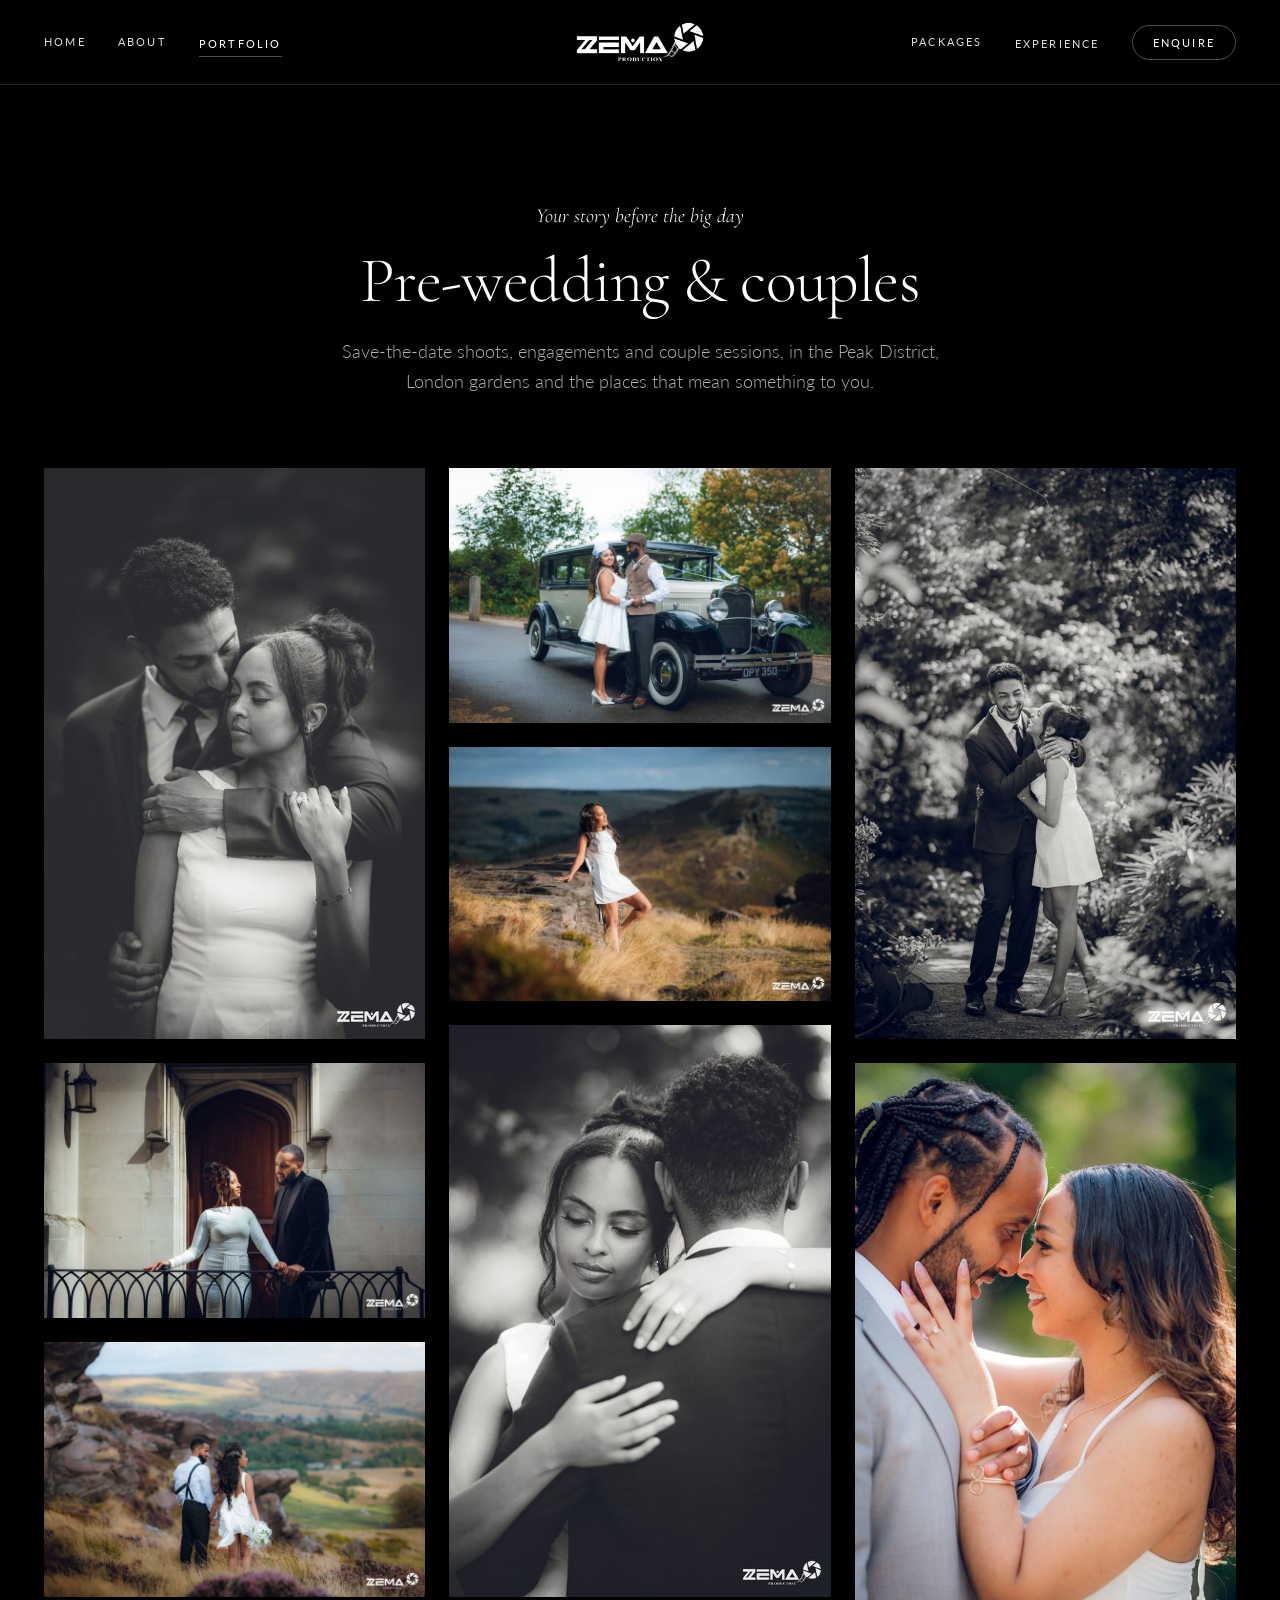
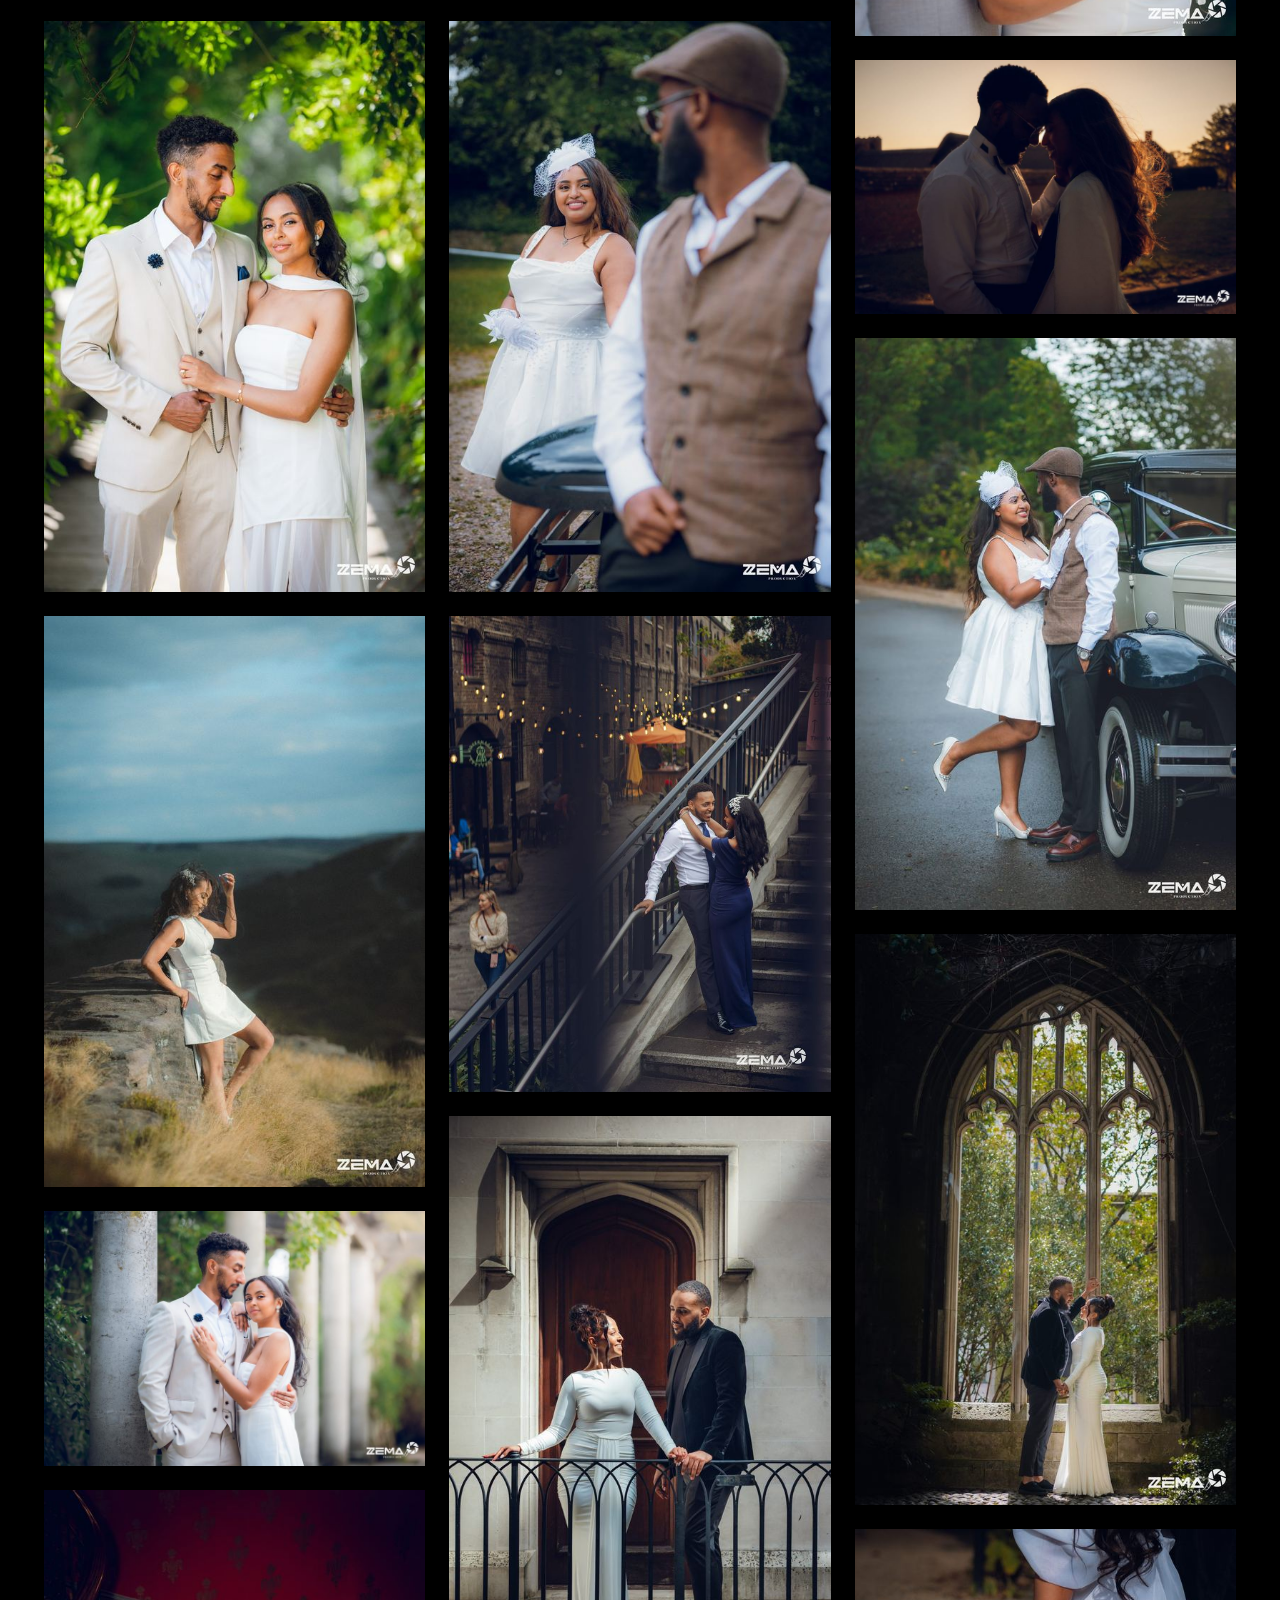
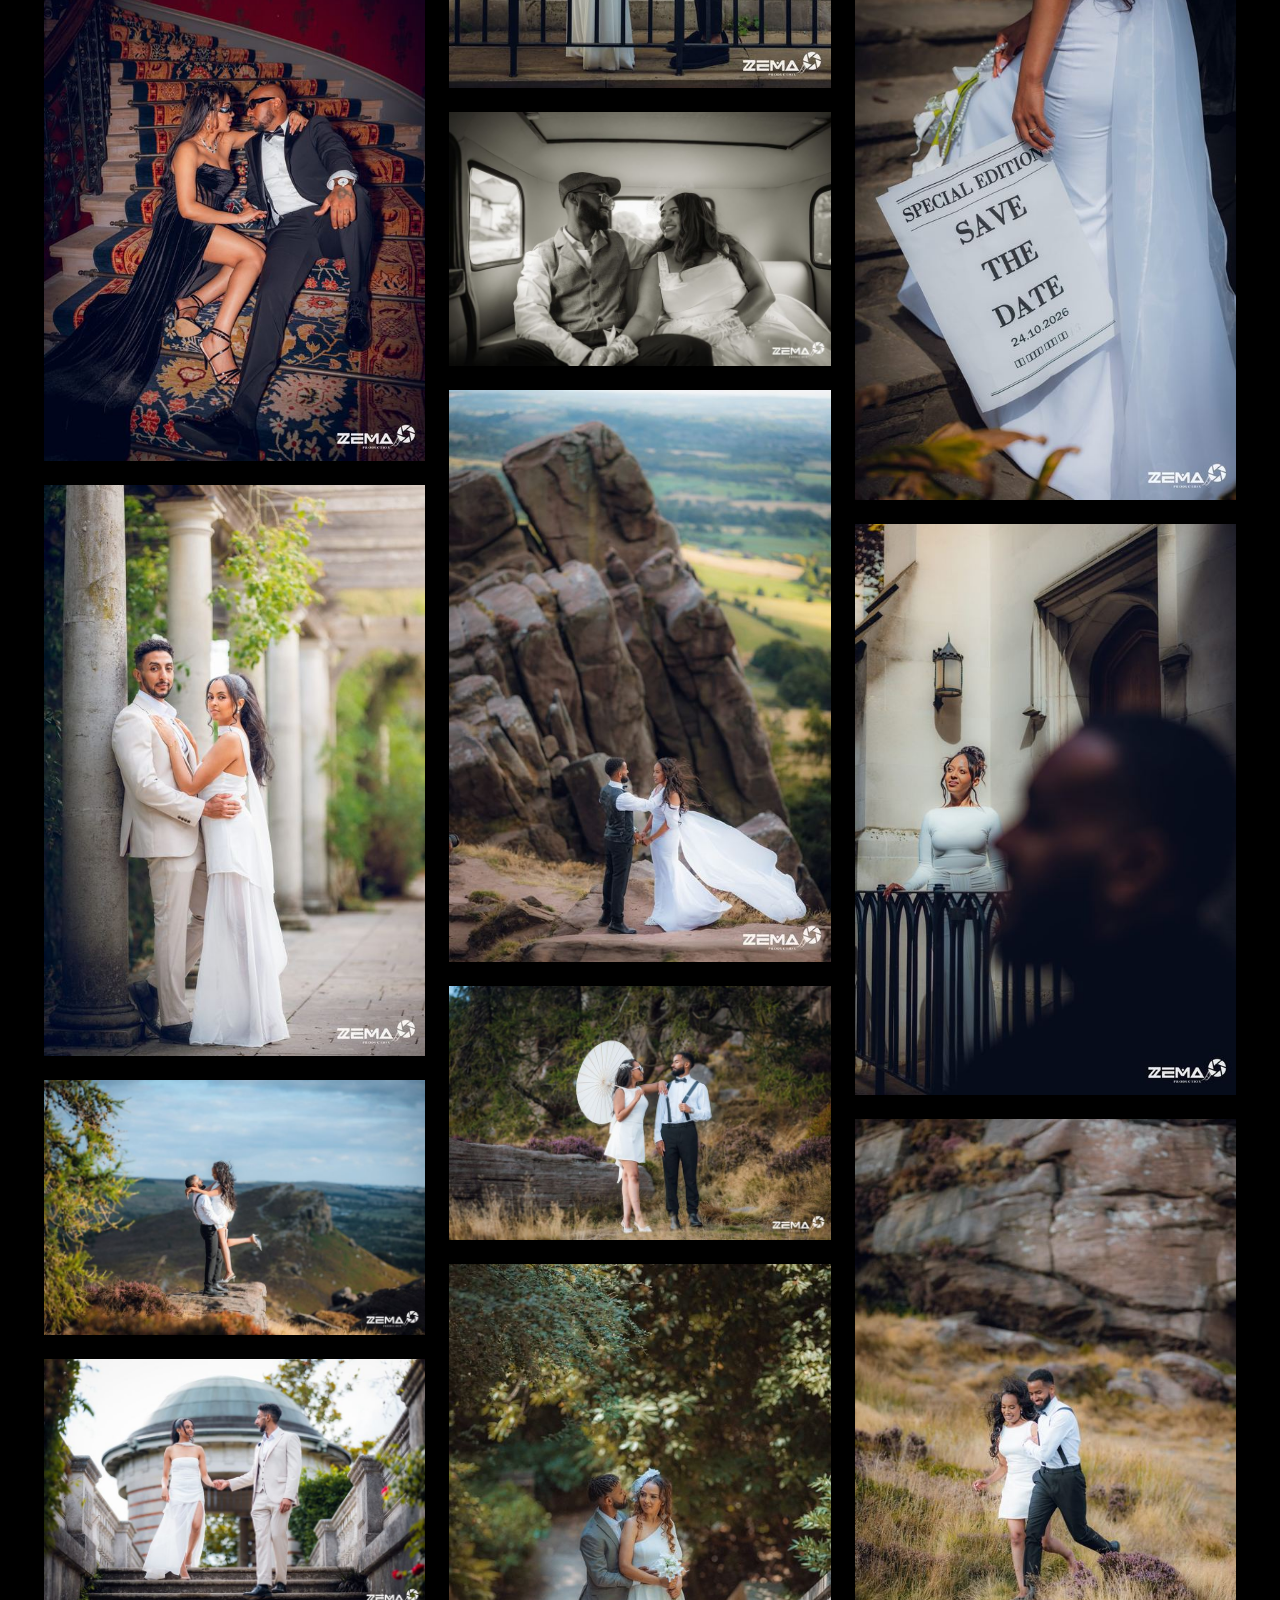
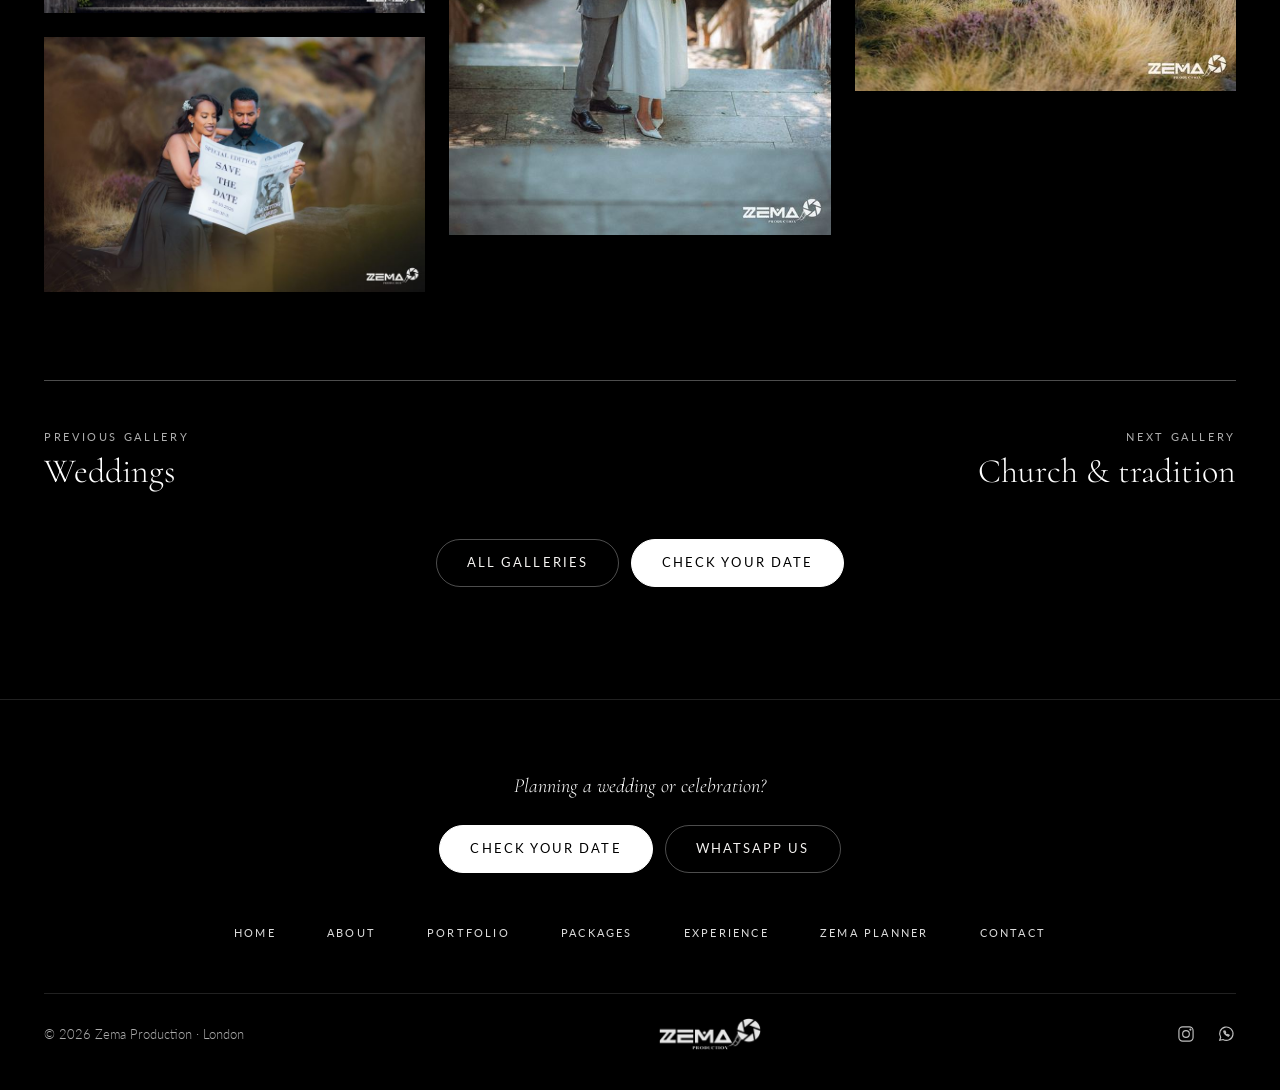
<file: portfolio/pre-wedding/index.html>
<!doctype html>
<html lang="en-GB">
<head>
<meta charset="utf-8">
<meta name="viewport" content="width=device-width, initial-scale=1, viewport-fit=cover">
<title>Pre-wedding & couples · Zema Production portfolio</title>
<meta name="description" content="Pre-wedding & couples: Save-the-date shoots, engagements and couple sessions, in the Peak District, London gardens and the places that mean something to you.">
<meta name="theme-color" content="#000000">
<link rel="canonical" href="https://www.zemaproduction.com/portfolio/pre-wedding/">
<meta property="og:type" content="website">
<meta property="og:site_name" content="Zema Production">
<meta property="og:title" content="Pre-wedding & couples · Zema Production portfolio">
<meta property="og:description" content="Pre-wedding & couples: Save-the-date shoots, engagements and couple sessions, in the Peak District, London gardens and the places that mean something to you.">
<meta property="og:url" content="https://www.zemaproduction.com/portfolio/pre-wedding/">
<meta property="og:image" content="https://www.zemaproduction.com/img/p/na3a7086.jpg">
<meta name="twitter:card" content="summary_large_image">
<link rel="icon" href="../../img/favicon.png">
<link rel="preconnect" href="https://fonts.googleapis.com"><link rel="preconnect" href="https://fonts.gstatic.com" crossorigin>
<link rel="stylesheet" href="https://fonts.googleapis.com/css2?family=Cormorant:ital,wght@0,300;0,400;1,300&family=Lato:wght@300;400&display=swap">
<link rel="stylesheet" href="../../assets/site.css?v=202611130101">

</head>
<body>
<header class="hd"><div class="wrap">
<nav class="nav" aria-label="Main"><a href="../../">Home</a><a href="../../about/">About</a><div class="dd"><a href="../../portfolio/" aria-current="page">Portfolio</a><div class="dd-menu"><a href="../../portfolio/weddings/">Weddings</a><a href="../../portfolio/pre-wedding/">Pre-wedding &amp; couples</a><a href="../../portfolio/church-and-tradition/">Church &amp; tradition</a><a href="../../portfolio/celebrations/">Celebrations &amp; events</a><a href="../../portfolio/portraits/">Portraits &amp; photoshoots</a></div></div></nav>
<a class="mark" href="../../" aria-label="Zema Production home"><img src="../../img/logo-white.png" alt="Zema Production" width="140" height="44"></a>
<nav class="nav r" aria-label="More"><a href="../../services/">Packages</a><div class="dd"><a href="../../experience/">Experience</a><div class="dd-menu"><a href="../../experience/">The journey</a><a href="../../planner/">Zema Planner</a><a href="../../testimonials/">Kind words</a></div></div><a class="enq" href="../../contact/">Enquire</a></nav>
<button class="burger" aria-label="Menu" aria-expanded="false" aria-controls="mnav"><i></i></button>
</div></header>
<div class="mnav" id="mnav">
<a href="../../">Home</a><a href="../../about/">About</a><a href="../../portfolio/">Portfolio</a><a href="../../services/">Packages</a><a href="../../experience/">Experience</a><a href="../../planner/">Zema Planner</a><a href="../../testimonials/">Kind words</a>
<a class="pill solid" href="../../contact/">Check your date</a>
<div class="sub"><a href="https://wa.me/447449727801" target="_blank" rel="noopener">WhatsApp</a><a href="https://www.instagram.com/zemaproduction_" target="_blank" rel="noopener">Instagram</a></div>
</div>
<main>
<section class="phead"><div class="wrap"><p class="italic">Your story before the big day</p><h1 class="display xl">Pre-wedding &amp; couples</h1><p class="lead">Save-the-date shoots, engagements and couple sessions, in the Peak District, London gardens and the places that mean something to you.</p></div></section>
<section class="sec flush-top"><div class="wrap"><div class="masonry"><button type="button" aria-label="Open photograph 1 of 29"><img src="../../img/p/s/na3a5629.jpg" data-full="../../img/p/na3a5629.jpg" alt="Pre-wedding couple photograph by Zema Production" width="534" height="800" loading="eager" decoding="async"></button><button type="button" aria-label="Open photograph 2 of 29"><img src="../../img/p/s/na3a7086.jpg" data-full="../../img/p/na3a7086.jpg" alt="Pre-wedding couple photograph by Zema Production" width="800" height="534" loading="eager" decoding="async"></button><button type="button" aria-label="Open photograph 3 of 29"><img src="../../img/p/s/na3a1222.jpg" data-full="../../img/p/na3a1222.jpg" alt="Pre-wedding couple photograph by Zema Production" width="800" height="534" loading="eager" decoding="async"></button><button type="button" aria-label="Open photograph 4 of 29"><img src="../../img/p/s/na3a5759.jpg" data-full="../../img/p/na3a5759.jpg" alt="Pre-wedding couple photograph by Zema Production" width="534" height="800" loading="eager" decoding="async"></button><button type="button" aria-label="Open photograph 5 of 29"><img src="../../img/p/s/na3a1391.jpg" data-full="../../img/p/na3a1391.jpg" alt="Pre-wedding couple photograph by Zema Production" width="534" height="800" loading="eager" decoding="async"></button><button type="button" aria-label="Open photograph 6 of 29"><img src="../../img/p/s/na3a6003.jpg" data-full="../../img/p/na3a6003.jpg" alt="Pre-wedding couple photograph by Zema Production" width="800" height="534" loading="eager" decoding="async"></button><button type="button" aria-label="Open photograph 7 of 29"><img src="../../img/p/s/na3a1516.jpg" data-full="../../img/p/na3a1516.jpg" alt="Pre-wedding couple photograph by Zema Production" width="534" height="800" loading="lazy" decoding="async"></button><button type="button" aria-label="Open photograph 8 of 29"><img src="../../img/p/s/na3a5956.jpg" data-full="../../img/p/na3a5956.jpg" alt="Pre-wedding couple photograph by Zema Production" width="534" height="800" loading="lazy" decoding="async"></button><button type="button" aria-label="Open photograph 9 of 29"><img src="../../img/p/s/na3a1366.jpg" data-full="../../img/p/na3a1366.jpg" alt="Pre-wedding couple photograph by Zema Production" width="800" height="534" loading="lazy" decoding="async"></button><button type="button" aria-label="Open photograph 10 of 29"><img src="../../img/p/s/na3a6082.jpg" data-full="../../img/p/na3a6082.jpg" alt="Pre-wedding couple photograph by Zema Production" width="800" height="534" loading="lazy" decoding="async"></button><button type="button" aria-label="Open photograph 11 of 29"><img src="../../img/p/s/na3a1603.jpg" data-full="../../img/p/na3a1603.jpg" alt="Pre-wedding couple photograph by Zema Production" width="800" height="534" loading="lazy" decoding="async"></button><button type="button" aria-label="Open photograph 12 of 29"><img src="../../img/p/s/na3a8613.jpg" data-full="../../img/p/na3a8613.jpg" alt="Pre-wedding couple photograph by Zema Production" width="800" height="534" loading="lazy" decoding="async"></button><button type="button" aria-label="Open photograph 13 of 29"><img src="../../img/p/s/na3a1422.jpg" data-full="../../img/p/na3a1422.jpg" alt="Pre-wedding couple photograph by Zema Production" width="800" height="534" loading="lazy" decoding="async"></button><button type="button" aria-label="Open photograph 14 of 29"><img src="../../img/p/s/na3a5561.jpg" data-full="../../img/p/na3a5561.jpg" alt="Pre-wedding couple photograph by Zema Production" width="534" height="800" loading="lazy" decoding="async"></button><button type="button" aria-label="Open photograph 15 of 29"><img src="../../img/p/s/na3a8701.jpg" data-full="../../img/p/na3a8701.jpg" alt="Pre-wedding couple photograph by Zema Production" width="534" height="800" loading="lazy" decoding="async"></button><button type="button" aria-label="Open photograph 16 of 29"><img src="../../img/p/s/na3a9465.jpg" data-full="../../img/p/na3a9465.jpg" alt="Pre-wedding couple photograph by Zema Production" width="640" height="800" loading="lazy" decoding="async"></button><button type="button" aria-label="Open photograph 17 of 29"><img src="../../img/p/s/na3a7083.jpg" data-full="../../img/p/na3a7083.jpg" alt="Pre-wedding couple photograph by Zema Production" width="534" height="800" loading="lazy" decoding="async"></button><button type="button" aria-label="Open photograph 18 of 29"><img src="../../img/p/s/na3a8661.jpg" data-full="../../img/p/na3a8661.jpg" alt="Pre-wedding couple photograph by Zema Production" width="800" height="534" loading="lazy" decoding="async"></button><button type="button" aria-label="Open photograph 19 of 29"><img src="../../img/p/s/na3a0947.jpg" data-full="../../img/p/na3a0947.jpg" alt="Pre-wedding couple photograph by Zema Production" width="534" height="800" loading="lazy" decoding="async"></button><button type="button" aria-label="Open photograph 20 of 29"><img src="../../img/p/s/na3a1275.jpg" data-full="../../img/p/na3a1275.jpg" alt="Pre-wedding couple photograph by Zema Production" width="800" height="534" loading="lazy" decoding="async"></button><button type="button" aria-label="Open photograph 21 of 29"><img src="../../img/p/s/na3a9652.jpg" data-full="../../img/p/na3a9652.jpg" alt="Pre-wedding couple photograph by Zema Production" width="534" height="800" loading="lazy" decoding="async"></button><button type="button" aria-label="Open photograph 22 of 29"><img src="../../img/p/s/na3a5517.jpg" data-full="../../img/p/na3a5517.jpg" alt="Pre-wedding couple photograph by Zema Production" width="534" height="800" loading="lazy" decoding="async"></button><button type="button" aria-label="Open photograph 23 of 29"><img src="../../img/p/s/na3a1318.jpg" data-full="../../img/p/na3a1318.jpg" alt="Pre-wedding couple photograph by Zema Production" width="533" height="800" loading="lazy" decoding="async"></button><button type="button" aria-label="Open photograph 24 of 29"><img src="../../img/p/s/106a9009.jpg" data-full="../../img/p/106a9009.jpg" alt="Pre-wedding couple photograph by Zema Production" width="800" height="534" loading="lazy" decoding="async"></button><button type="button" aria-label="Open photograph 25 of 29"><img src="../../img/p/s/na3a8601.jpg" data-full="../../img/p/na3a8601.jpg" alt="Pre-wedding couple photograph by Zema Production" width="534" height="800" loading="lazy" decoding="async"></button><button type="button" aria-label="Open photograph 26 of 29"><img src="../../img/p/s/na3a6642.jpg" data-full="../../img/p/na3a6642.jpg" alt="Pre-wedding couple photograph by Zema Production" width="534" height="800" loading="lazy" decoding="async"></button><button type="button" aria-label="Open photograph 27 of 29"><img src="../../img/p/s/na3a0858.jpg" data-full="../../img/p/na3a0858.jpg" alt="Pre-wedding couple photograph by Zema Production" width="534" height="800" loading="lazy" decoding="async"></button><button type="button" aria-label="Open photograph 28 of 29"><img src="../../img/p/s/na3a7117.jpg" data-full="../../img/p/na3a7117.jpg" alt="Pre-wedding couple photograph by Zema Production" width="534" height="800" loading="lazy" decoding="async"></button><button type="button" aria-label="Open photograph 29 of 29"><img src="../../img/p/s/na3a1199.jpg" data-full="../../img/p/na3a1199.jpg" alt="Pre-wedding couple photograph by Zema Production" width="534" height="800" loading="lazy" decoding="async"></button></div>
<nav class="gnext" aria-label="More galleries"><a href="../weddings/"><span class="eyebrow">Previous gallery</span><b>Weddings</b></a><a href="../church-and-tradition/"><span class="eyebrow">Next gallery</span><b>Church &amp; tradition</b></a></nav>
<div class="hero-cta center" style="margin-top:var(--gap-lg)"><a class="pill" href="../">All galleries</a><a class="pill solid" href="../../contact/">Check your date</a></div></div></section>
</main>
<footer class="ft"><div class="wrap">
<div class="ft-cta"><p class="italic">Planning a wedding or celebration?</p><div class="hero-cta center"><a class="pill solid" href="../../contact/">Check your date</a><a class="pill" href="https://wa.me/447449727801" target="_blank" rel="noopener">WhatsApp us</a></div></div>
<nav class="nav" aria-label="Footer"><a href="../../">Home</a><a href="../../about/">About</a><a href="../../portfolio/">Portfolio</a><a href="../../services/">Packages</a><a href="../../experience/">Experience</a><a href="../../planner/">Zema Planner</a><a href="../../contact/">Contact</a></nav>
<div class="base">
<span>© <span id="yr">2026</span> Zema Production · London</span>
<img class="logo" src="../../img/logo-white.png" alt="Zema Production" width="102" height="32" loading="lazy">
<div class="soc">
<a href="https://www.instagram.com/zemaproduction_" target="_blank" rel="noopener" aria-label="Instagram"><svg viewBox="0 0 24 24"><rect x="3.5" y="3.5" width="17" height="17" rx="4.5"/><circle cx="12" cy="12" r="4"/><circle cx="17.3" cy="6.7" r=".6"/></svg></a>
<a href="https://wa.me/447449727801" target="_blank" rel="noopener" aria-label="WhatsApp"><svg viewBox="0 0 24 24"><path d="M4.5 19.5l1.1-3.6A8 8 0 1 1 8.4 18.6z"/><path d="M9.3 8.6c.3 2.5 2.3 4.9 5.4 6.1l1.1-1.3-1.8-.9-.8.8c-1-.5-1.9-1.4-2.4-2.4l.8-.8-.9-1.8z"/></svg></a>
</div>
</div>
</div></footer>
<script src="../../assets/site.js?v=202611130101" defer></script>
</body>
</html>
</file>
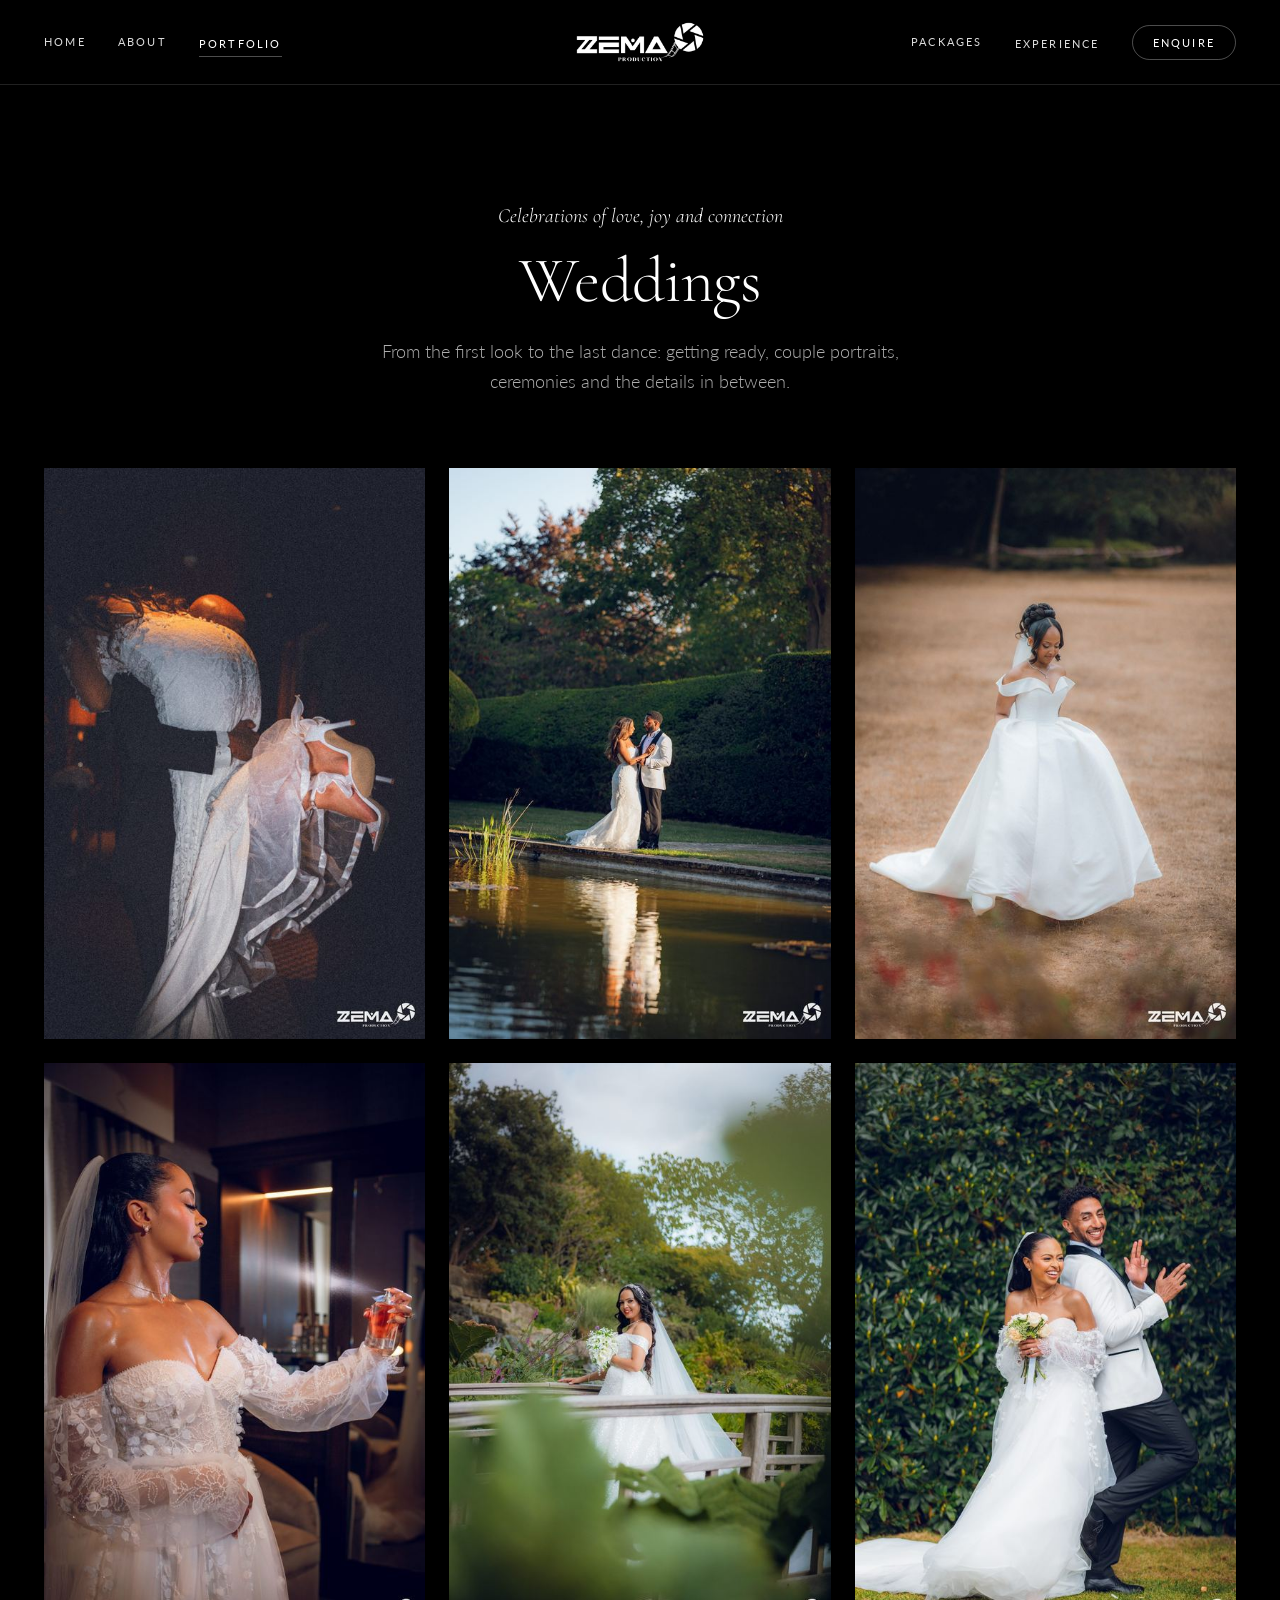
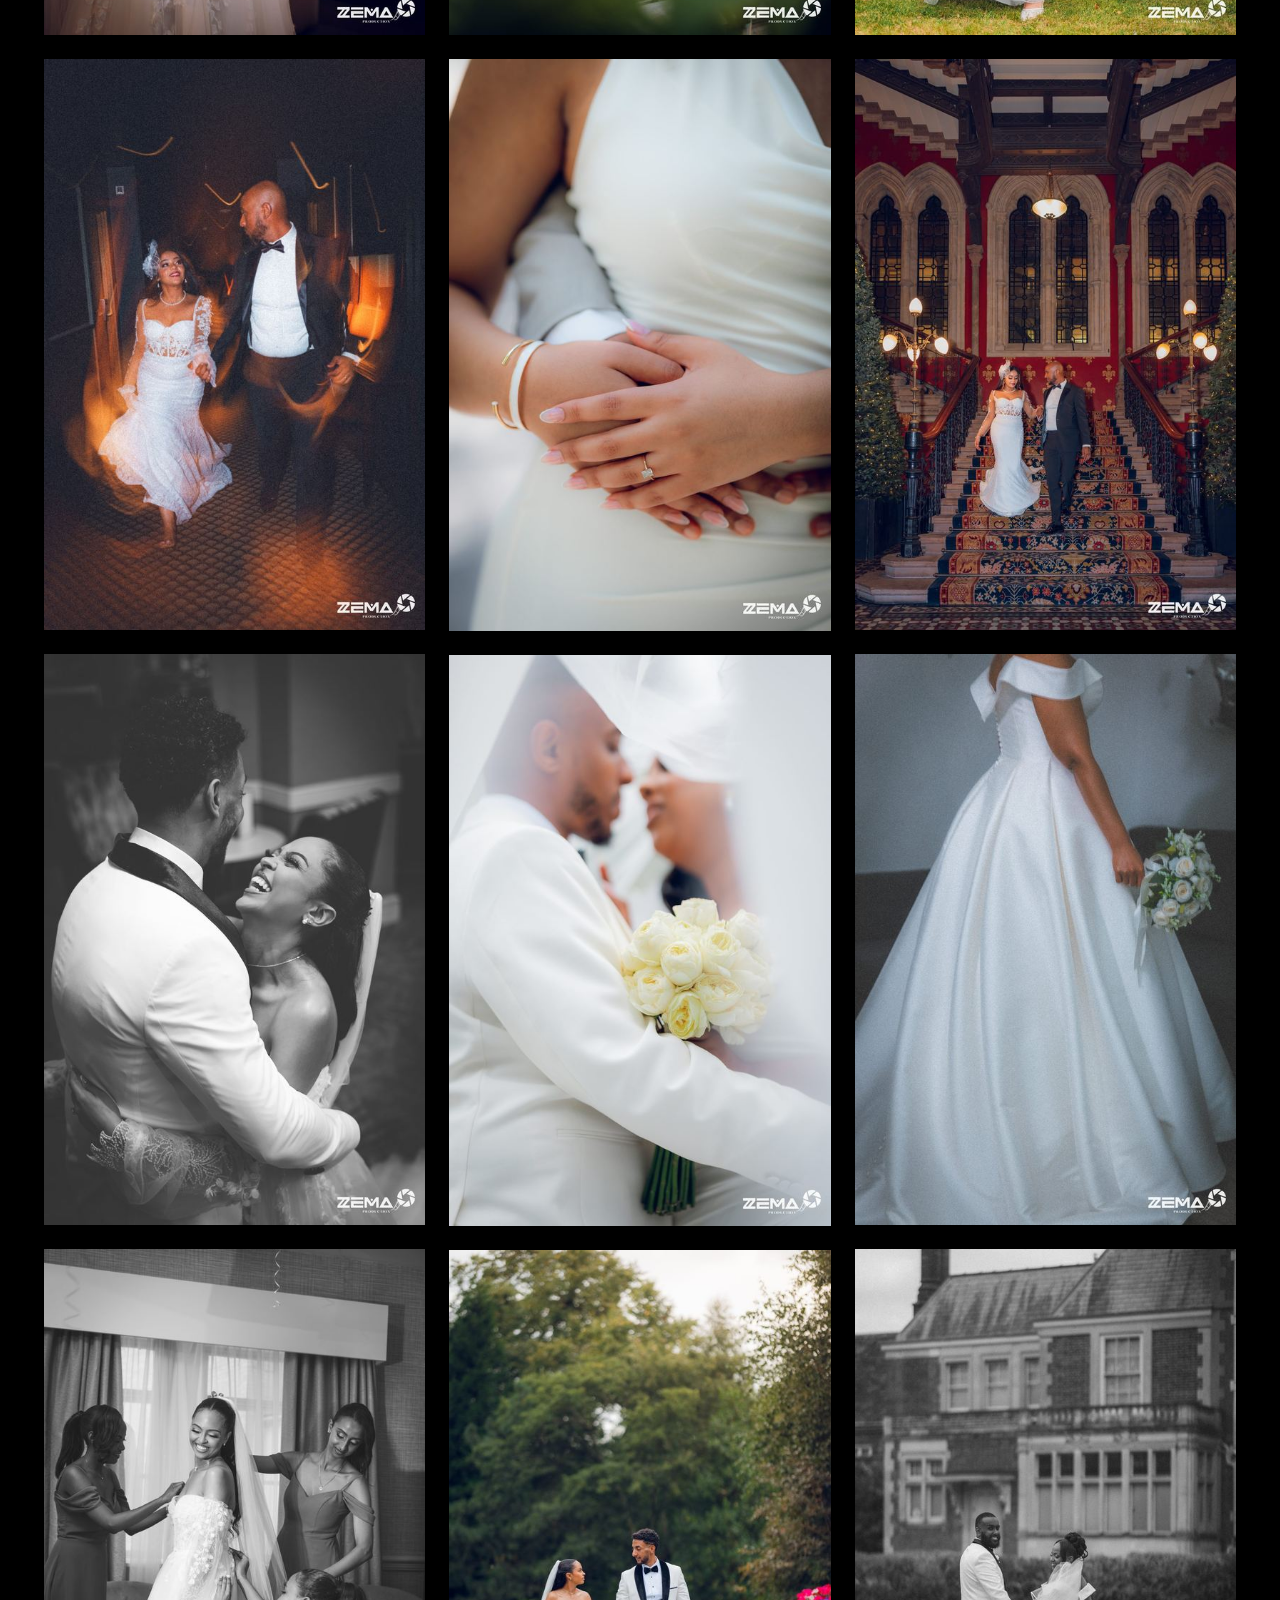
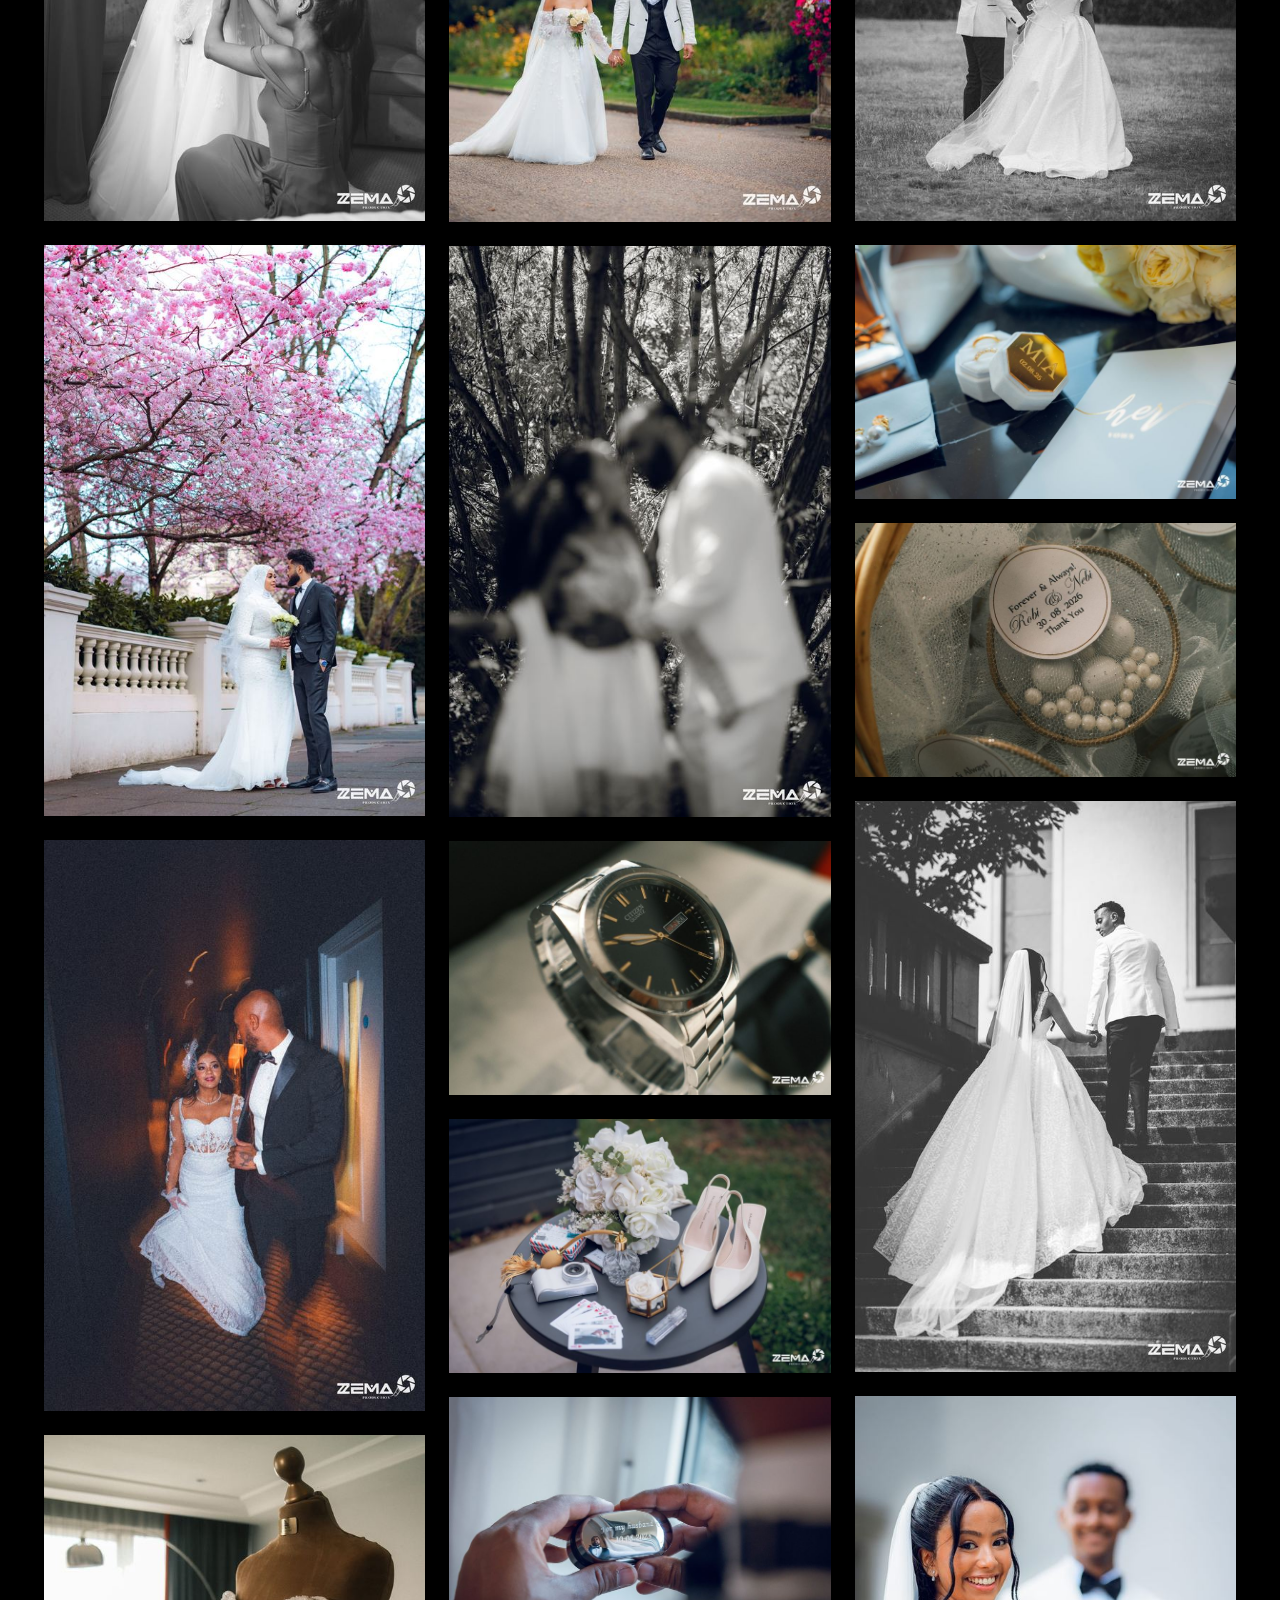
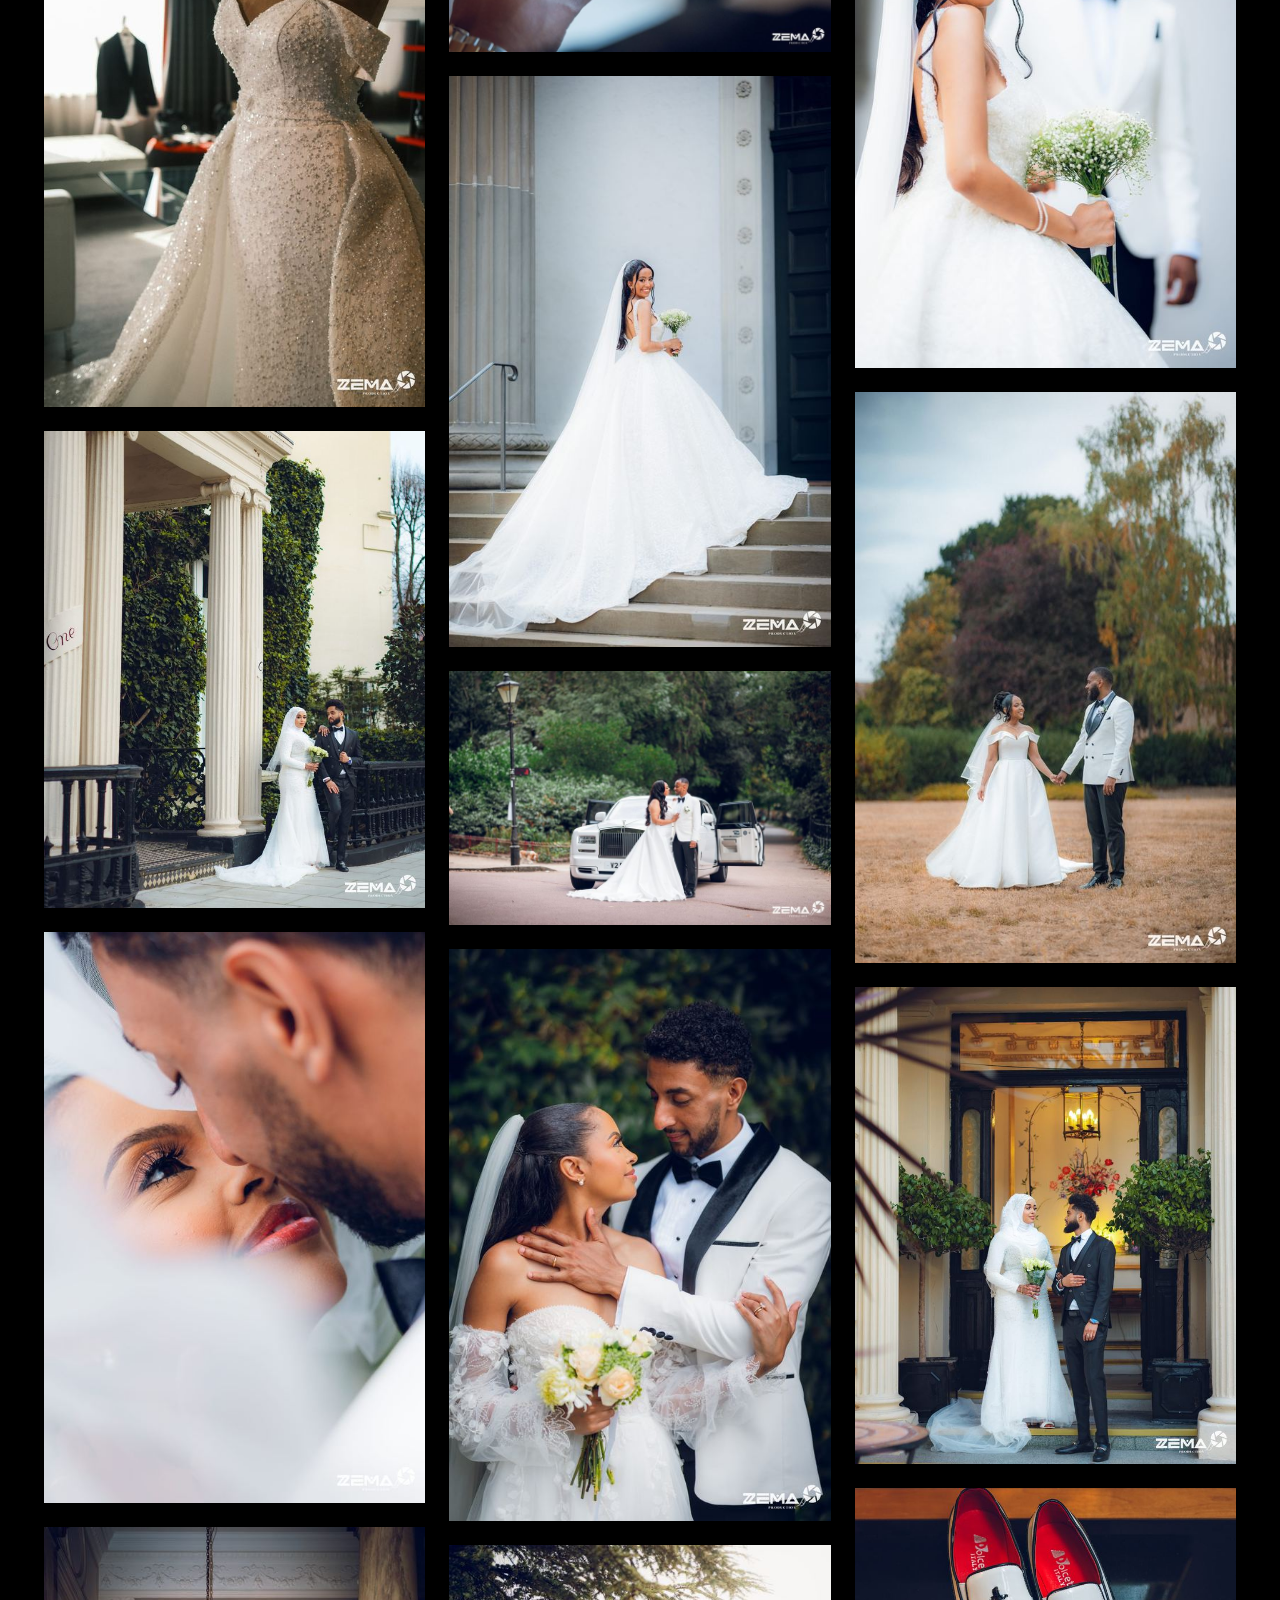
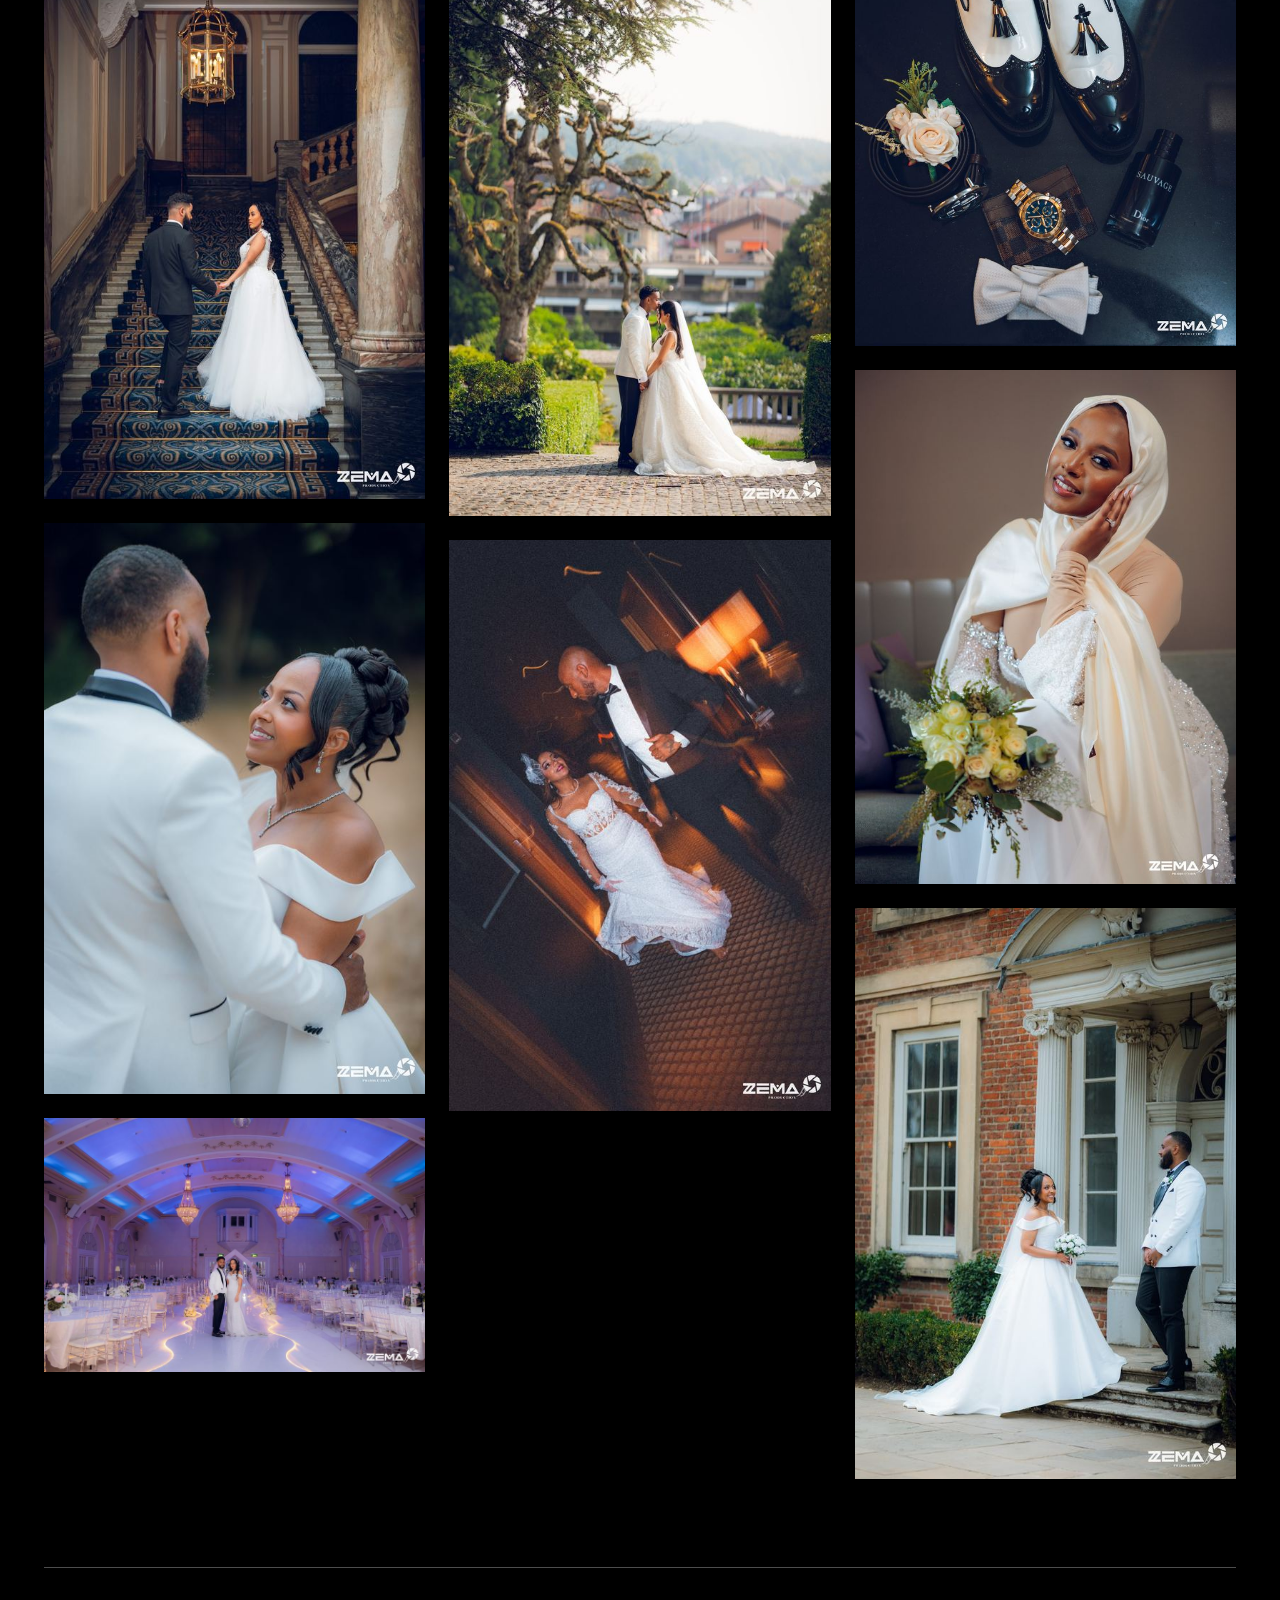
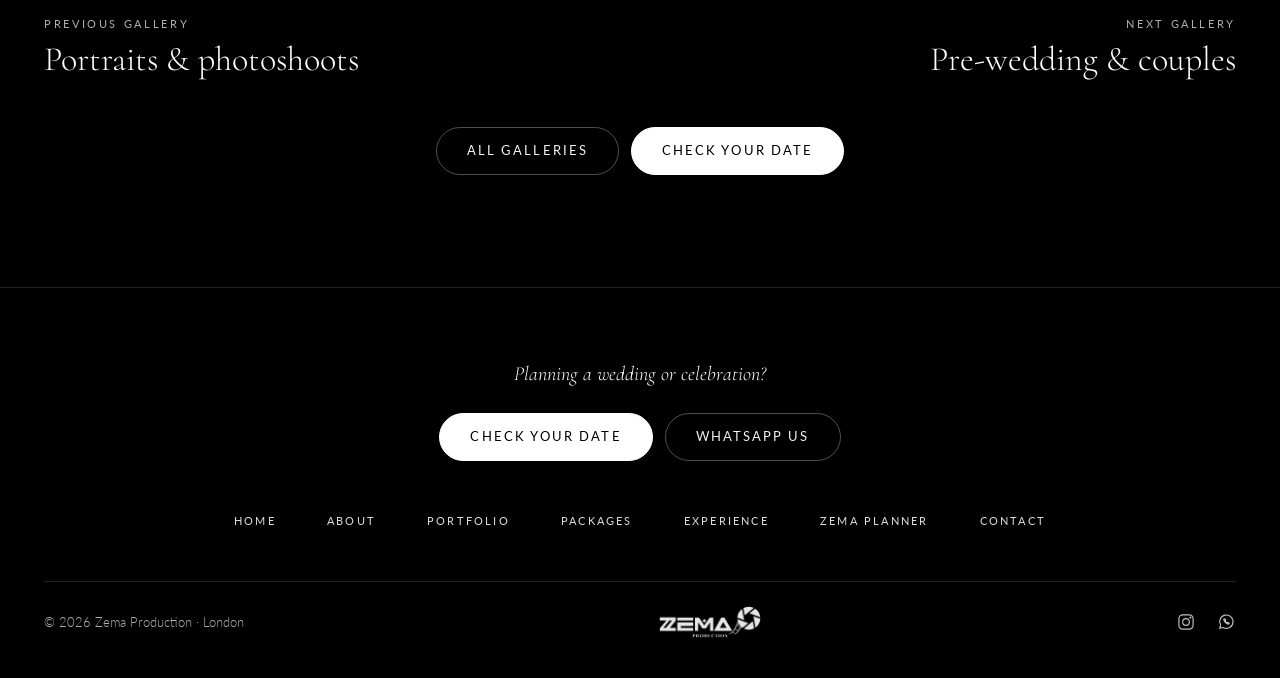
<file: portfolio/weddings/index.html>
<!doctype html>
<html lang="en-GB">
<head>
<meta charset="utf-8">
<meta name="viewport" content="width=device-width, initial-scale=1, viewport-fit=cover">
<title>Weddings · Zema Production portfolio</title>
<meta name="description" content="Weddings: From the first look to the last dance: getting ready, couple portraits, ceremonies and the details in between.">
<meta name="theme-color" content="#000000">
<link rel="canonical" href="https://www.zemaproduction.com/portfolio/weddings/">
<meta property="og:type" content="website">
<meta property="og:site_name" content="Zema Production">
<meta property="og:title" content="Weddings · Zema Production portfolio">
<meta property="og:description" content="Weddings: From the first look to the last dance: getting ready, couple portraits, ceremonies and the details in between.">
<meta property="og:url" content="https://www.zemaproduction.com/portfolio/weddings/">
<meta property="og:image" content="https://www.zemaproduction.com/img/p/na3a1249.jpg">
<meta name="twitter:card" content="summary_large_image">
<link rel="icon" href="../../img/favicon.png">
<link rel="preconnect" href="https://fonts.googleapis.com"><link rel="preconnect" href="https://fonts.gstatic.com" crossorigin>
<link rel="stylesheet" href="https://fonts.googleapis.com/css2?family=Cormorant:ital,wght@0,300;0,400;1,300&family=Lato:wght@300;400&display=swap">
<link rel="stylesheet" href="../../assets/site.css?v=202611130101">

</head>
<body>
<header class="hd"><div class="wrap">
<nav class="nav" aria-label="Main"><a href="../../">Home</a><a href="../../about/">About</a><div class="dd"><a href="../../portfolio/" aria-current="page">Portfolio</a><div class="dd-menu"><a href="../../portfolio/weddings/">Weddings</a><a href="../../portfolio/pre-wedding/">Pre-wedding &amp; couples</a><a href="../../portfolio/church-and-tradition/">Church &amp; tradition</a><a href="../../portfolio/celebrations/">Celebrations &amp; events</a><a href="../../portfolio/portraits/">Portraits &amp; photoshoots</a></div></div></nav>
<a class="mark" href="../../" aria-label="Zema Production home"><img src="../../img/logo-white.png" alt="Zema Production" width="140" height="44"></a>
<nav class="nav r" aria-label="More"><a href="../../services/">Packages</a><div class="dd"><a href="../../experience/">Experience</a><div class="dd-menu"><a href="../../experience/">The journey</a><a href="../../planner/">Zema Planner</a><a href="../../testimonials/">Kind words</a></div></div><a class="enq" href="../../contact/">Enquire</a></nav>
<button class="burger" aria-label="Menu" aria-expanded="false" aria-controls="mnav"><i></i></button>
</div></header>
<div class="mnav" id="mnav">
<a href="../../">Home</a><a href="../../about/">About</a><a href="../../portfolio/">Portfolio</a><a href="../../services/">Packages</a><a href="../../experience/">Experience</a><a href="../../planner/">Zema Planner</a><a href="../../testimonials/">Kind words</a>
<a class="pill solid" href="../../contact/">Check your date</a>
<div class="sub"><a href="https://wa.me/447449727801" target="_blank" rel="noopener">WhatsApp</a><a href="https://www.instagram.com/zemaproduction_" target="_blank" rel="noopener">Instagram</a></div>
</div>
<main>
<section class="phead"><div class="wrap"><p class="italic">Celebrations of love, joy and connection</p><h1 class="display xl">Weddings</h1><p class="lead">From the first look to the last dance: getting ready, couple portraits, ceremonies and the details in between.</p></div></section>
<section class="sec flush-top"><div class="wrap"><div class="masonry"><button type="button" aria-label="Open photograph 1 of 41"><img src="../../img/p/s/na3a1226.jpg" data-full="../../img/p/na3a1226.jpg" alt="Wedding photograph by Zema Production" width="534" height="800" loading="eager" decoding="async"></button><button type="button" aria-label="Open photograph 2 of 41"><img src="../../img/p/s/na3a1249.jpg" data-full="../../img/p/na3a1249.jpg" alt="Wedding photograph by Zema Production" width="534" height="800" loading="eager" decoding="async"></button><button type="button" aria-label="Open photograph 3 of 41"><img src="../../img/p/s/na3a1290.jpg" data-full="../../img/p/na3a1290.jpg" alt="Wedding photograph by Zema Production" width="534" height="800" loading="eager" decoding="async"></button><button type="button" aria-label="Open photograph 4 of 41"><img src="../../img/p/s/na3a1387.jpg" data-full="../../img/p/na3a1387.jpg" alt="Wedding photograph by Zema Production" width="534" height="800" loading="eager" decoding="async"></button><button type="button" aria-label="Open photograph 5 of 41"><img src="../../img/p/s/na3a1213.jpg" data-full="../../img/p/na3a1213.jpg" alt="Wedding photograph by Zema Production" width="534" height="800" loading="eager" decoding="async"></button><button type="button" aria-label="Open photograph 6 of 41"><img src="../../img/p/s/na3a5262.jpg" data-full="../../img/p/na3a5262.jpg" alt="Wedding photograph by Zema Production" width="534" height="800" loading="eager" decoding="async"></button><button type="button" aria-label="Open photograph 7 of 41"><img src="../../img/p/s/na3a1299.jpg" data-full="../../img/p/na3a1299.jpg" alt="Wedding photograph by Zema Production" width="534" height="800" loading="lazy" decoding="async"></button><button type="button" aria-label="Open photograph 8 of 41"><img src="../../img/p/s/dscf0043.jpg" data-full="../../img/p/dscf0043.jpg" alt="Wedding photograph by Zema Production" width="533" height="800" loading="lazy" decoding="async"></button><button type="button" aria-label="Open photograph 9 of 41"><img src="../../img/p/s/na3a5189.jpg" data-full="../../img/p/na3a5189.jpg" alt="Wedding photograph by Zema Production" width="640" height="800" loading="lazy" decoding="async"></button><button type="button" aria-label="Open photograph 10 of 41"><img src="../../img/p/s/na3a2231.jpg" data-full="../../img/p/na3a2231.jpg" alt="Wedding photograph by Zema Production" width="534" height="800" loading="lazy" decoding="async"></button><button type="button" aria-label="Open photograph 11 of 41"><img src="../../img/p/s/na3a0565.jpg" data-full="../../img/p/na3a0565.jpg" alt="Wedding photograph by Zema Production" width="534" height="800" loading="lazy" decoding="async"></button><button type="button" aria-label="Open photograph 12 of 41"><img src="../../img/p/s/106a0151.jpg" data-full="../../img/p/106a0151.jpg" alt="Wedding photograph by Zema Production" width="534" height="800" loading="lazy" decoding="async"></button><button type="button" aria-label="Open photograph 13 of 41"><img src="../../img/p/s/na3a4589.jpg" data-full="../../img/p/na3a4589.jpg" alt="Wedding photograph by Zema Production" width="800" height="534" loading="lazy" decoding="async"></button><button type="button" aria-label="Open photograph 14 of 41"><img src="../../img/p/s/na3a2109.jpg" data-full="../../img/p/na3a2109.jpg" alt="Wedding photograph by Zema Production" width="534" height="800" loading="lazy" decoding="async"></button><button type="button" aria-label="Open photograph 15 of 41"><img src="../../img/p/s/na3a3583.jpg" data-full="../../img/p/na3a3583.jpg" alt="Wedding photograph by Zema Production" width="534" height="800" loading="lazy" decoding="async"></button><button type="button" aria-label="Open photograph 16 of 41"><img src="../../img/p/s/na3a1850.jpg" data-full="../../img/p/na3a1850.jpg" alt="Wedding photograph by Zema Production" width="533" height="800" loading="lazy" decoding="async"></button><button type="button" aria-label="Open photograph 17 of 41"><img src="../../img/p/s/na3a7532.jpg" data-full="../../img/p/na3a7532.jpg" alt="Wedding photograph by Zema Production" width="534" height="800" loading="lazy" decoding="async"></button><button type="button" aria-label="Open photograph 18 of 41"><img src="../../img/p/s/106a9628.jpg" data-full="../../img/p/106a9628.jpg" alt="Wedding photograph by Zema Production" width="534" height="800" loading="lazy" decoding="async"></button><button type="button" aria-label="Open photograph 19 of 41"><img src="../../img/p/s/106a9884.jpg" data-full="../../img/p/106a9884.jpg" alt="Wedding photograph by Zema Production" width="534" height="800" loading="lazy" decoding="async"></button><button type="button" aria-label="Open photograph 20 of 41"><img src="../../img/p/s/dscf0014.jpg" data-full="../../img/p/dscf0014.jpg" alt="Wedding photograph by Zema Production" width="800" height="533" loading="lazy" decoding="async"></button><button type="button" aria-label="Open photograph 21 of 41"><img src="../../img/p/s/na3a0075.jpg" data-full="../../img/p/na3a0075.jpg" alt="Wedding photograph by Zema Production" width="800" height="534" loading="lazy" decoding="async"></button><button type="button" aria-label="Open photograph 22 of 41"><img src="../../img/p/s/na3a7052.jpg" data-full="../../img/p/na3a7052.jpg" alt="Wedding photograph by Zema Production" width="800" height="533" loading="lazy" decoding="async"></button><button type="button" aria-label="Open photograph 23 of 41"><img src="../../img/p/s/106a7580.jpg" data-full="../../img/p/106a7580.jpg" alt="Wedding photograph by Zema Production" width="534" height="800" loading="lazy" decoding="async"></button><button type="button" aria-label="Open photograph 24 of 41"><img src="../../img/p/s/na3a8019.jpg" data-full="../../img/p/na3a8019.jpg" alt="Wedding photograph by Zema Production" width="800" height="534" loading="lazy" decoding="async"></button><button type="button" aria-label="Open photograph 25 of 41"><img src="../../img/p/s/106a9509.jpg" data-full="../../img/p/106a9509.jpg" alt="Wedding photograph by Zema Production" width="534" height="800" loading="lazy" decoding="async"></button><button type="button" aria-label="Open photograph 26 of 41"><img src="../../img/p/s/106a7536.jpg" data-full="../../img/p/106a7536.jpg" alt="Wedding photograph by Zema Production" width="534" height="800" loading="lazy" decoding="async"></button><button type="button" aria-label="Open photograph 27 of 41"><img src="../../img/p/s/na3a1289.jpg" data-full="../../img/p/na3a1289.jpg" alt="Wedding photograph by Zema Production" width="534" height="800" loading="lazy" decoding="async"></button><button type="button" aria-label="Open photograph 28 of 41"><img src="../../img/p/s/106a0263.jpg" data-full="../../img/p/106a0263.jpg" alt="Wedding photograph by Zema Production" width="534" height="800" loading="lazy" decoding="async"></button><button type="button" aria-label="Open photograph 29 of 41"><img src="../../img/p/s/106a9529.jpg" data-full="../../img/p/106a9529.jpg" alt="Wedding photograph by Zema Production" width="534" height="800" loading="lazy" decoding="async"></button><button type="button" aria-label="Open photograph 30 of 41"><img src="../../img/p/s/na3a1410.jpg" data-full="../../img/p/na3a1410.jpg" alt="Wedding photograph by Zema Production" width="534" height="800" loading="lazy" decoding="async"></button><button type="button" aria-label="Open photograph 31 of 41"><img src="../../img/p/s/na3a1778.jpg" data-full="../../img/p/na3a1778.jpg" alt="Wedding photograph by Zema Production" width="534" height="800" loading="lazy" decoding="async"></button><button type="button" aria-label="Open photograph 32 of 41"><img src="../../img/p/s/106a0218.jpg" data-full="../../img/p/106a0218.jpg" alt="Wedding photograph by Zema Production" width="534" height="800" loading="lazy" decoding="async"></button><button type="button" aria-label="Open photograph 33 of 41"><img src="../../img/p/s/na3a6580.jpg" data-full="../../img/p/na3a6580.jpg" alt="Wedding photograph by Zema Production" width="800" height="534" loading="lazy" decoding="async"></button><button type="button" aria-label="Open photograph 34 of 41"><img src="../../img/p/s/dscf0025.jpg" data-full="../../img/p/dscf0025.jpg" alt="Wedding photograph by Zema Production" width="800" height="533" loading="lazy" decoding="async"></button><button type="button" aria-label="Open photograph 35 of 41"><img src="../../img/p/s/106a7475.jpg" data-full="../../img/p/106a7475.jpg" alt="Wedding photograph by Zema Production" width="534" height="800" loading="lazy" decoding="async"></button><button type="button" aria-label="Open photograph 36 of 41"><img src="../../img/p/s/106a7574.jpg" data-full="../../img/p/106a7574.jpg" alt="Wedding photograph by Zema Production" width="534" height="800" loading="lazy" decoding="async"></button><button type="button" aria-label="Open photograph 37 of 41"><img src="../../img/p/s/106a0119.jpg" data-full="../../img/p/106a0119.jpg" alt="Wedding photograph by Zema Production" width="534" height="800" loading="lazy" decoding="async"></button><button type="button" aria-label="Open photograph 38 of 41"><img src="../../img/p/s/na3a5162.jpg" data-full="../../img/p/na3a5162.jpg" alt="Wedding photograph by Zema Production" width="640" height="800" loading="lazy" decoding="async"></button><button type="button" aria-label="Open photograph 39 of 41"><img src="../../img/p/s/na3a0322.jpg" data-full="../../img/p/na3a0322.jpg" alt="Wedding photograph by Zema Production" width="666" height="800" loading="lazy" decoding="async"></button><button type="button" aria-label="Open photograph 40 of 41"><img src="../../img/p/s/na3a4935.jpg" data-full="../../img/p/na3a4935.jpg" alt="Wedding photograph by Zema Production" width="593" height="800" loading="lazy" decoding="async"></button><button type="button" aria-label="Open photograph 41 of 41"><img src="../../img/p/s/106a0020.jpg" data-full="../../img/p/106a0020.jpg" alt="Wedding photograph by Zema Production" width="534" height="800" loading="lazy" decoding="async"></button></div>
<nav class="gnext" aria-label="More galleries"><a href="../portraits/"><span class="eyebrow">Previous gallery</span><b>Portraits &amp; photoshoots</b></a><a href="../pre-wedding/"><span class="eyebrow">Next gallery</span><b>Pre-wedding &amp; couples</b></a></nav>
<div class="hero-cta center" style="margin-top:var(--gap-lg)"><a class="pill" href="../">All galleries</a><a class="pill solid" href="../../contact/">Check your date</a></div></div></section>
</main>
<footer class="ft"><div class="wrap">
<div class="ft-cta"><p class="italic">Planning a wedding or celebration?</p><div class="hero-cta center"><a class="pill solid" href="../../contact/">Check your date</a><a class="pill" href="https://wa.me/447449727801" target="_blank" rel="noopener">WhatsApp us</a></div></div>
<nav class="nav" aria-label="Footer"><a href="../../">Home</a><a href="../../about/">About</a><a href="../../portfolio/">Portfolio</a><a href="../../services/">Packages</a><a href="../../experience/">Experience</a><a href="../../planner/">Zema Planner</a><a href="../../contact/">Contact</a></nav>
<div class="base">
<span>© <span id="yr">2026</span> Zema Production · London</span>
<img class="logo" src="../../img/logo-white.png" alt="Zema Production" width="102" height="32" loading="lazy">
<div class="soc">
<a href="https://www.instagram.com/zemaproduction_" target="_blank" rel="noopener" aria-label="Instagram"><svg viewBox="0 0 24 24"><rect x="3.5" y="3.5" width="17" height="17" rx="4.5"/><circle cx="12" cy="12" r="4"/><circle cx="17.3" cy="6.7" r=".6"/></svg></a>
<a href="https://wa.me/447449727801" target="_blank" rel="noopener" aria-label="WhatsApp"><svg viewBox="0 0 24 24"><path d="M4.5 19.5l1.1-3.6A8 8 0 1 1 8.4 18.6z"/><path d="M9.3 8.6c.3 2.5 2.3 4.9 5.4 6.1l1.1-1.3-1.8-.9-.8.8c-1-.5-1.9-1.4-2.4-2.4l.8-.8-.9-1.8z"/></svg></a>
</div>
</div>
</div></footer>
<script src="../../assets/site.js?v=202611130101" defer></script>
</body>
</html>
</file>
<file: assets/site.css>
/* =====================================================================
   Zema Production — design system
   Dark editorial canvas · one serif for display (Cormorant), one sans for
   reading and interface (Lato) · sharp edges, pill buttons · photography
   carries the colour. Every size and gap below comes from these tokens.
   ===================================================================== */
:root{
  /* colour */
  --ink:#000;            /* page */
  --char:#1a1917;        /* warm charcoal band */
  --panel:#111110;       /* cards */
  --fg:#fff;
  --soft:#f5f3f1;
  --mut:rgba(255,255,255,.68);
  --faint:rgba(255,255,255,.42);
  --line:rgba(255,255,255,.30);
  --hair:rgba(255,255,255,.13);

  /* type families */
  --serif:"Cormorant","Cormorant Garamond",Georgia,"Times New Roman",serif;
  --sans:"Lato","Helvetica Neue",Arial,sans-serif;

  /* type scale (desktop) */
  --fs-h1:64px; --fs-h2:42px; --fs-title:34px; --fs-h3:26px;
  --fs-lead:18px; --fs-body:16px; --fs-small:13px; --fs-label:11px; --fs-btn:13px; --fs-accent:20px;
  --lh-tight:1.06; --lh-head:1.15; --lh-body:1.72;
  --ls-label:.24em; --ls-btn:.16em; --ls-nav:.2em;

  /* spacing */
  --sec:112px; --sec-sm:72px;
  --gap:24px; --gap-sm:12px; --gap-lg:48px; --gap-xl:88px;
  --card:32px;
  --gutter:max(24px,env(safe-area-inset-left,0px));
  --gutter-r:max(24px,env(safe-area-inset-right,0px));

  /* widths & shapes */
  --max:1240px; --narrow:760px; --read:60ch;
  --radius:0; --pill:999px;
  --r-portrait:4/5; --r-land:3/2; --r-wide:16/9;

  --ease:cubic-bezier(.22,.61,.36,1);
  color-scheme:dark;
}
@media(max-width:760px){
  :root{
    --fs-h1:40px; --fs-h2:30px; --fs-title:28px; --fs-h3:22px;
    --fs-lead:16px; --fs-body:15px; --fs-small:12px; --fs-btn:12px; --fs-accent:18px;
    --sec:68px; --sec-sm:48px;
    --gap:16px; --gap-lg:32px; --gap-xl:48px;
    --card:22px;
    --gutter:max(20px,env(safe-area-inset-left,0px));
    --gutter-r:max(20px,env(safe-area-inset-right,0px));
  }
}

/* ---------- base ---------- */
*,*::before,*::after{box-sizing:border-box}
[hidden]{display:none!important}
html{background:var(--ink);-webkit-text-size-adjust:100%;scroll-behavior:smooth}
body{margin:0;background:var(--ink);color:var(--fg);font:300 var(--fs-body)/var(--lh-body) var(--sans);-webkit-font-smoothing:antialiased;text-rendering:optimizeLegibility}
img,video{display:block;max-width:100%}
a{color:inherit;text-decoration:none}
button,input,select,textarea{font:inherit;color:inherit}
p{margin:0}
:focus-visible{outline:1px solid var(--fg);outline-offset:4px}
.wrap{max-width:var(--max);margin:0 auto;padding-left:var(--gutter);padding-right:var(--gutter-r)}

/* ---------- typography system ---------- */
h1,h2,h3,h4{margin:0;font-weight:300;text-wrap:balance}
.display{font:300 var(--fs-h2)/var(--lh-head) var(--serif);letter-spacing:-.005em}
.display.xl,.hero-h{font:300 var(--fs-h1)/var(--lh-tight) var(--serif);letter-spacing:-.012em}
.h3,.xp-i h3,.journey h3,.csteps h3,.extra h4,.gcard h2,.chap h3,.pfeat h3{font:300 var(--fs-h3)/1.2 var(--serif);margin:0}
.eyebrow{font:400 var(--fs-label)/1.4 var(--sans);letter-spacing:var(--ls-label);text-transform:uppercase;color:var(--mut)}
.italic{font:italic 300 var(--fs-accent)/1.45 var(--serif);color:var(--fg)}
.lead{font-size:var(--fs-lead);line-height:1.65;color:var(--mut);max-width:var(--read)}
.note,.small{font-size:var(--fs-small);line-height:1.6;color:var(--mut)}
.center{text-align:center}
.center .lead{margin-left:auto;margin-right:auto}
.stack{display:flex;flex-direction:column;gap:var(--gap)}

/* heading groups: label → heading → lead, always the same rhythm */
.head{display:flex;flex-direction:column;gap:14px;margin-bottom:var(--gap-lg);max-width:var(--narrow)}
.head .lead{margin-top:6px}
.head.center{align-items:center;text-align:center;margin-left:auto;margin-right:auto}
.xp-head{display:flex;flex-direction:column;align-items:center;text-align:center;gap:14px;margin:0 auto var(--gap-lg);max-width:var(--narrow)}
.xp-head .lead{margin-top:6px}

/* ---------- buttons ---------- */
.pill{display:inline-flex;align-items:center;justify-content:center;gap:10px;min-height:48px;padding:0 30px;border:1px solid var(--line);border-radius:var(--pill);font:400 var(--fs-btn)/1.2 var(--sans);letter-spacing:var(--ls-btn);text-transform:uppercase;color:var(--soft);background:transparent;cursor:pointer;text-align:center;transition:background .4s var(--ease),color .4s var(--ease),border-color .4s}
.pill:hover{background:var(--fg);color:#000;border-color:var(--fg)}
.pill.solid{background:var(--fg);color:#000;border-color:var(--fg)}
.pill.solid:hover{background:transparent;color:var(--fg)}
.tl{font:400 var(--fs-label)/1.4 var(--sans);letter-spacing:var(--ls-btn);text-transform:uppercase;align-self:flex-start;padding:8px 0;border-bottom:1px solid var(--line);transition:border-color .4s;display:inline-block}
.tl:hover{border-color:var(--fg)}
.hero-cta,.cta-row{display:flex;gap:var(--gap-sm);flex-wrap:wrap}
.center .hero-cta,.hero-cta.center{justify-content:center}
@media(max-width:520px){.hero-cta .pill,.cta-row .pill{flex:1 1 100%}}

/* ---------- header & navigation ---------- */
.hd{position:fixed;inset:0 0 auto;z-index:30;padding-top:env(safe-area-inset-top,0px);transition:background .5s var(--ease),border-color .5s;border-bottom:1px solid transparent}
.hd.solid{background:rgba(0,0,0,.86);-webkit-backdrop-filter:blur(14px);backdrop-filter:blur(14px);border-color:var(--hair)}
.hd .wrap{display:grid;grid-template-columns:1fr auto 1fr;align-items:center;min-height:84px;gap:20px}
.nav{display:flex;gap:32px;align-items:center}
.nav.r{justify-content:flex-end}
.nav a{font:400 var(--fs-label)/1 var(--sans);letter-spacing:var(--ls-nav);text-transform:uppercase;opacity:.86;padding:6px 0;border-bottom:1px solid transparent;transition:opacity .3s,border-color .3s}
.nav a:hover,.nav a[aria-current="page"]{opacity:1;border-color:var(--line)}
.nav a.enq{border:1px solid var(--line);border-radius:var(--pill);padding:11px 20px;opacity:1}
.nav a.enq:hover,.nav a.enq[aria-current="page"]{background:var(--fg);color:#000;border-color:var(--fg)}
.mark{grid-column:2;font:400 22px/1.02 var(--serif);letter-spacing:.2em;text-transform:uppercase;text-align:center;padding-left:.2em}
.mark small{display:block;font-size:inherit}
.dd{position:relative}
.dd-menu{position:absolute;top:100%;left:50%;transform:translateX(-50%);min-width:210px;padding:12px 0;margin-top:12px;background:#0b0b0b;border:1px solid var(--hair);display:none;flex-direction:column}
.dd-menu::before{content:"";position:absolute;left:0;right:0;top:-14px;height:14px}
.dd:hover .dd-menu,.dd:focus-within .dd-menu{display:flex}
.dd-menu a{padding:11px 22px;border:0!important;opacity:.86}
.dd-menu a:hover{background:#151515;opacity:1}
.burger{display:none;width:44px;height:44px;position:relative;background:none;border:0;cursor:pointer;justify-self:end;grid-column:3}
.burger i,.burger i::before{position:absolute;left:11px;right:11px;height:1px;background:var(--fg);content:"";transition:transform .3s var(--ease)}
.burger i{top:18px}.burger i::before{left:0;right:0;top:8px}
.burger[aria-expanded="true"] i{transform:translateY(4px) rotate(45deg)}
.burger[aria-expanded="true"] i::before{transform:translateY(-8px) rotate(-90deg)}
.mnav{position:fixed;inset:0;z-index:29;background:#000;display:flex;flex-direction:column;align-items:center;justify-content:center;gap:20px;opacity:0;pointer-events:none;transition:opacity .4s var(--ease);padding:96px 24px 40px;overflow-y:auto}
.mnav.open{opacity:1;pointer-events:auto}
.mnav a{font:300 30px/1.1 var(--serif)}
.mnav .pill{margin-top:10px}
.mnav .sub{display:flex;gap:22px;flex-wrap:wrap;justify-content:center;margin-top:6px}
.mnav .sub a{font:400 var(--fs-label)/1 var(--sans);letter-spacing:var(--ls-nav);text-transform:uppercase;color:var(--mut)}
@media(max-width:960px){
  .nav{display:none}
  .hd .wrap{grid-template-columns:44px 1fr 44px;min-height:68px}
  .mark{font-size:17px}
  .burger{display:block}
}

/* ---------- sections ---------- */
.sec{padding-block:var(--sec)}
.sec.tight{padding-block:var(--sec-sm)}
.sec.flush-top{padding-top:0}
.char{background:var(--char)}
.phead{padding:calc(var(--sec) + 90px) 0 var(--sec-sm);text-align:center}
.phead .wrap{display:flex;flex-direction:column;align-items:center;gap:16px}
.phead .lead{margin-top:6px}
.phead .hero-cta{justify-content:center;margin-top:18px}
@media(max-width:760px){.phead{padding-top:calc(var(--sec) + 64px)}}

/* ---------- hero ---------- */
.hero{position:relative;height:100svh;min-height:600px;max-height:1100px;overflow:hidden;background:#000}
.slide{position:absolute;inset:0;opacity:0;transition:opacity 1.6s var(--ease)}
.slide.on{opacity:1}
.slide img,.slide video{width:100%;height:100%;object-fit:cover;object-position:50% 30%}
.slide.on img{animation:kb 9s linear both}
@keyframes kb{from{transform:scale(1.06)}to{transform:scale(1)}}
.hero::after{content:"";position:absolute;inset:0;background:linear-gradient(to bottom,rgba(0,0,0,.5),rgba(0,0,0,0) 24%,rgba(0,0,0,0) 60%,rgba(0,0,0,.55));pointer-events:none}
.hero-txt{position:absolute;z-index:2;left:0;right:0;bottom:max(52px,calc(env(safe-area-inset-bottom,0px) + 32px))}
.hero-txt .wrap{display:flex;justify-content:space-between;align-items:flex-end;gap:var(--gap);flex-wrap:wrap}
.hero-copy{display:flex;flex-direction:column;gap:18px;max-width:700px}
.hero-copy .loc{font:italic 300 var(--fs-accent)/1.45 var(--serif);color:rgba(255,255,255,.9);max-width:44ch}
.hero-copy .eyebrow{color:rgba(255,255,255,.86)}
.hero-cta{margin-top:6px}
.js .hero-copy>*{animation:rise 1.3s var(--ease) both}
.js .hero-copy>*:nth-child(2){animation-delay:.1s}.js .hero-copy>*:nth-child(3){animation-delay:.2s}.js .hero-copy>*:nth-child(4){animation-delay:.3s}
@keyframes rise{from{opacity:0;transform:translateY(14px)}to{opacity:1;transform:none}}
.ctrl{display:flex;align-items:center;gap:18px;font:400 var(--fs-small)/1 var(--sans);letter-spacing:.14em;font-variant-numeric:tabular-nums}
.ctrl button{background:none;border:0;cursor:pointer;width:44px;height:30px;position:relative}
.ctrl button::before{content:"";position:absolute;left:4px;right:4px;top:50%;height:1px;background:var(--fg)}
.ctrl button::after{content:"";position:absolute;top:calc(50% - 4px);width:8px;height:8px;border-top:1px solid var(--fg);border-left:1px solid var(--fg)}
.ctrl .prev::after{left:4px;transform:rotate(-45deg)}
.ctrl .next::after{right:4px;transform:rotate(135deg)}
@media(max-width:760px){.hero-txt .ctrl{display:none}}

/* ---------- editorial intro: words + offset pair + copy ---------- */
.intro{display:grid;grid-template-columns:minmax(0,5fr) minmax(0,4fr) minmax(0,4fr);gap:var(--gap-lg);align-items:start}
.words{display:flex;flex-direction:column;gap:4px}
.words .eyebrow{margin-top:20px}
.pair{position:relative;margin-top:28px;aspect-ratio:1/1.05}
.pair img{position:absolute;object-fit:cover;border:1px solid var(--hair)}
.pair .a{left:0;top:16%;width:52%;height:72%}
.pair .b{right:0;top:0;width:56%;height:92%}
.intro .copy{align-self:center;text-align:center;display:flex;flex-direction:column;align-items:center;gap:var(--gap);padding-top:36%}
.intro .solo{aspect-ratio:var(--r-portrait);object-fit:cover;object-position:50% 35%;width:100%;border:1px solid var(--hair)}
@media(max-width:960px){
  .intro{grid-template-columns:1fr;gap:var(--gap-lg)}
  .pair{max-width:520px;width:100%;margin:8px auto 0}
  .intro .copy{padding-top:0}
  .intro .solo{max-width:520px;margin:0 auto;aspect-ratio:var(--r-land)}
}

/* ---------- split: text panel + photo panel ---------- */
.split{display:grid;grid-template-columns:1fr 1fr;min-height:560px}
.split .txt{background:#000;display:flex;flex-direction:column;justify-content:center;align-items:center;text-align:center;gap:var(--gap);padding:var(--sec) clamp(24px,6vw,96px)}
.split .txt p:not(.italic){color:var(--mut);max-width:48ch}
.split .txt.left{align-items:flex-start;text-align:left}
.split .ph{background:var(--char);display:flex;align-items:center;justify-content:center;padding:clamp(28px,5vw,72px)}
.split .ph img{width:min(100%,340px);aspect-ratio:var(--r-portrait);object-fit:cover}
@media(max-width:960px){.split{grid-template-columns:1fr;min-height:0}.split .ph{order:-1}.split .txt{padding-block:var(--sec)}}

/* ---------- pillars (Zema Experience) ---------- */
.xp{display:grid;grid-template-columns:repeat(4,minmax(0,1fr));gap:var(--gap-lg) var(--gap)}
.xp.three{grid-template-columns:repeat(3,minmax(0,1fr))}
.xp-i{border-top:1px solid var(--line);padding-top:var(--gap);display:flex;flex-direction:column;gap:12px}
.xp-i p{color:var(--mut)}
@media(max-width:1000px){.xp,.xp.three{grid-template-columns:repeat(2,minmax(0,1fr))}}
@media(max-width:600px){.xp,.xp.three{grid-template-columns:1fr;gap:var(--gap-lg)}}

/* ---------- numbered journey ---------- */
.journey-head{display:flex;justify-content:space-between;align-items:flex-end;gap:var(--gap);flex-wrap:wrap;margin-bottom:var(--gap-lg)}
.journey-head>div{display:flex;flex-direction:column;gap:14px}
.journey{list-style:none;margin:0;padding:0;display:grid;grid-template-columns:repeat(4,minmax(0,1fr));border-top:1px solid var(--line)}
.journey.how{grid-template-columns:repeat(3,minmax(0,1fr))}
.journey li{padding:var(--gap) var(--gap) 4px 0;display:flex;flex-direction:column;gap:10px}
.journey li+li{padding-left:var(--gap);border-left:1px solid var(--hair)}
.jn,.cnum-s{font:italic 300 var(--fs-accent)/1 var(--serif);color:var(--faint)}
.journey p{color:var(--mut)}
.journey-cta{display:flex;gap:var(--gap-sm);flex-wrap:wrap;margin-top:var(--gap-lg)}
@media(max-width:900px){.journey,.journey.how{grid-template-columns:1fr}.journey li,.journey li+li{border-left:0;padding-left:0}.journey li+li{border-top:1px solid var(--hair)}.journey li{padding-bottom:var(--gap)}}

/* ---------- browse my work ---------- */
.browse{display:grid;grid-template-columns:minmax(0,1fr) minmax(0,1fr);gap:var(--gap-xl);align-items:center}
.browse .big{aspect-ratio:var(--r-land);object-fit:cover;width:100%;border:1px solid var(--hair)}
.cats{display:flex;flex-direction:column;align-items:center;gap:10px;text-align:center}
.cats a:not(.pill){font:300 var(--fs-title)/1.25 var(--serif);opacity:.82;transition:opacity .3s,letter-spacing .5s var(--ease)}
.cats a:not(.pill):hover{opacity:1;letter-spacing:.02em}
.cats .pill{margin-top:var(--gap)}
@media(max-width:900px){.browse{grid-template-columns:1fr;gap:var(--gap-lg)}}

/* ---------- full-bleed banner ---------- */
.banner{position:relative;min-height:560px;display:flex;align-items:center;justify-content:center;text-align:center;overflow:hidden;padding-block:var(--sec)}
.banner>img{position:absolute;inset:0;width:100%;height:100%;object-fit:cover;filter:grayscale(1) brightness(.58)}
.banner .in{position:relative;z-index:1;display:flex;flex-direction:column;align-items:center;gap:18px;max-width:680px}
.banner .lead{color:rgba(255,255,255,.88)}
.banner .hero-cta{justify-content:center;margin-top:8px}
@media(max-width:760px){.banner{min-height:440px}}

/* ---------- Zema Planner (product) ---------- */
.phone{position:relative;width:min(100%,300px);aspect-ratio:375/812;border-radius:42px;padding:10px;background:linear-gradient(160deg,#2a2927,#0d0d0c 60%);box-shadow:0 0 0 1px rgba(255,255,255,.14),0 40px 80px -30px rgba(0,0,0,.9);flex:none}
.phone img{width:100%;height:100%;object-fit:cover;object-position:top;border-radius:33px;background:#0b0b0b}
.phone::before{content:"";position:absolute;top:18px;left:50%;transform:translateX(-50%);width:84px;height:22px;border-radius:12px;background:#000;z-index:1}
.phones{display:flex;justify-content:center;align-items:flex-end;gap:clamp(12px,3vw,40px);margin-top:var(--gap-lg)}
.phones .phone:nth-child(1),.phones .phone:nth-child(3){width:min(26vw,250px);opacity:.92}
.phones .phone:nth-child(2){width:min(32vw,300px)}
@media(max-width:700px){.phones .phone:nth-child(1),.phones .phone:nth-child(3){display:none}.phones .phone:nth-child(2){width:min(78vw,300px)}}
.pfeats{display:flex;flex-direction:column}
.pfeat{display:grid;grid-template-columns:minmax(0,1fr) minmax(0,1fr);gap:var(--gap-xl);align-items:center;padding-block:var(--sec-sm);border-top:1px solid var(--hair)}
.pfeat:first-child{border-top:0}
.pfeat .phone{justify-self:center}
.pfeat:nth-child(even) .ptxt{order:2}
.ptxt{display:flex;flex-direction:column;gap:14px;max-width:520px}
.ptxt .lead{margin-top:4px}
.ptxt ul{margin:6px 0 0;padding:0;list-style:none;border-top:1px solid var(--hair)}
.ptxt li{padding:10px 0 10px 20px;border-bottom:1px solid var(--hair);position:relative;color:var(--mut)}
.ptxt li::before{content:"";position:absolute;left:2px;top:22px;width:8px;height:1px;background:var(--faint)}
.shot-note{font-size:var(--fs-small);color:var(--faint);text-align:center;margin-top:var(--gap)}
@media(max-width:860px){.pfeat{grid-template-columns:1fr;gap:var(--gap-lg)}.pfeat:nth-child(even) .ptxt{order:0}.pfeat .phone{width:min(74vw,290px)}}
.pband{display:grid;grid-template-columns:minmax(0,6fr) minmax(0,5fr);gap:var(--gap-xl);align-items:center}
.pband .phone{justify-self:center}
@media(max-width:860px){.pband{grid-template-columns:1fr;gap:var(--gap-lg)}.pband .phone{order:2;width:min(70vw,280px)}}

/* ---------- portfolio ---------- */
.gidx{display:grid;grid-template-columns:repeat(6,minmax(0,1fr));gap:var(--gap-lg) var(--gap)}
.gcard{display:flex;flex-direction:column;gap:14px;grid-column:span 2}
.gcard:nth-child(4),.gcard:nth-child(5){grid-column:span 3}
.gcard .im{overflow:hidden;border:1px solid var(--hair)}
.gcard img{aspect-ratio:var(--r-portrait);object-fit:cover;width:100%;transition:transform 1.4s var(--ease)}
.gcard:nth-child(4) img,.gcard:nth-child(5) img{aspect-ratio:var(--r-land)}
.gcard:hover img{transform:scale(1.03)}
.gcard .meta{display:flex;justify-content:space-between;align-items:baseline;gap:12px;flex-wrap:wrap}
.gcard .italic{font-size:16px;color:var(--mut)}
.gcard .count{font-size:var(--fs-small);color:var(--faint);letter-spacing:.06em}
@media(max-width:900px){.gidx{grid-template-columns:1fr 1fr}.gcard,.gcard:nth-child(4),.gcard:nth-child(5){grid-column:span 1}.gcard:nth-child(5){grid-column:span 2}.gcard img,.gcard:nth-child(4) img{aspect-ratio:var(--r-portrait)}}
@media(max-width:560px){.gidx{grid-template-columns:1fr}.gcard:nth-child(5){grid-column:span 1}.gcard img,.gcard:nth-child(n) img{aspect-ratio:var(--r-land)}}
.masonry{columns:3 280px;column-gap:var(--gap)}
.masonry button{display:block;width:100%;margin:0 0 var(--gap);padding:0;border:0;background:none;cursor:zoom-in;break-inside:avoid;overflow:hidden}
.masonry img{width:100%;height:auto;transition:transform 1.2s var(--ease),opacity .6s}
.masonry button:hover img{transform:scale(1.025)}
@media(max-width:560px){.masonry{columns:2;column-gap:10px}.masonry button{margin-bottom:10px}}
.gnext{display:grid;grid-template-columns:1fr 1fr;gap:var(--gap);border-top:1px solid var(--line);margin-top:var(--gap-xl);padding-top:var(--gap-lg)}
.gnext a{display:flex;flex-direction:column;gap:8px}
.gnext a:last-child{text-align:right;align-items:flex-end}
.gnext b{font:300 var(--fs-title)/1.15 var(--serif)}
.gnext a:hover b{text-decoration:underline;text-decoration-thickness:1px;text-underline-offset:6px}
@media(max-width:560px){.gnext{grid-template-columns:1fr}.gnext a:last-child{text-align:left;align-items:flex-start}}
.lb{position:fixed;inset:0;z-index:60;background:rgba(0,0,0,.96);display:flex;align-items:center;justify-content:center;padding:max(60px,env(safe-area-inset-top,0px)) max(16px,env(safe-area-inset-right,0px)) max(40px,env(safe-area-inset-bottom,0px)) max(16px,env(safe-area-inset-left,0px))}
.lb img{max-height:100%;max-width:100%;object-fit:contain}
.lb .x,.lb .lp,.lb .ln{position:absolute;background:none;border:0;color:#fff;cursor:pointer;font:300 36px/1 var(--serif);width:52px;height:52px}
.lb .x{top:max(12px,env(safe-area-inset-top,0px));right:max(12px,env(safe-area-inset-right,0px))}
.lb .lp{left:max(8px,env(safe-area-inset-left,0px));top:50%;transform:translateY(-50%)}
.lb .ln{right:max(8px,env(safe-area-inset-right,0px));top:50%;transform:translateY(-50%)}

/* ---------- packages ---------- */
.pkgs{display:grid;grid-template-columns:repeat(3,minmax(0,1fr));gap:var(--gap)}
.pkg{background:var(--panel);border:1px solid var(--hair);display:flex;flex-direction:column;min-width:0}
.pkg.star{border-color:var(--line)}
.pkg .cover{aspect-ratio:var(--r-land);object-fit:cover;width:100%}
.pkg .body{padding:var(--card);display:flex;flex-direction:column;gap:14px;flex:1}
.pkg .tag{font:italic 300 16px/1.3 var(--serif);color:var(--mut)}
.pkg h3{font:300 var(--fs-title)/1.05 var(--serif)}
.pkg p{color:var(--mut)}
.pkg ul{list-style:none;margin:6px 0 0;padding:0;border-top:1px solid var(--hair)}
.pkg li{padding:11px 0 11px 20px;border-bottom:1px solid var(--hair);font-size:15px;position:relative}
.pkg li::before{content:"";position:absolute;left:2px;top:22px;width:8px;height:1px;background:var(--faint)}
.pkg .more summary{cursor:pointer;list-style:none;padding:13px 0;font:400 var(--fs-label)/1 var(--sans);letter-spacing:var(--ls-btn);text-transform:uppercase;color:var(--mut);display:flex;justify-content:space-between;border-bottom:1px solid var(--hair)}
.pkg .more summary::-webkit-details-marker{display:none}
.pkg .more summary::after{content:"+";font:300 18px/1 var(--serif)}
.pkg .more[open] summary::after{content:"–"}
.pkg .more ul{border-top:0;margin:0}
.pkg .acts{margin-top:auto;padding-top:var(--gap-sm);display:flex;flex-direction:column;gap:12px;align-items:stretch}
.pkg .acts .tl{align-self:center}
.pkg .acts .pill{padding:0 16px;letter-spacing:.12em;white-space:nowrap}
@media(max-width:1000px){.pkgs{grid-template-columns:1fr;max-width:580px;margin:0 auto}}
.common{margin-top:var(--gap-lg);border-top:1px solid var(--line);padding-top:var(--gap);display:grid;grid-template-columns:minmax(0,1fr) minmax(0,2fr);gap:var(--gap) var(--gap-lg)}
.common ul{list-style:none;margin:0;padding:0;columns:2 240px;column-gap:32px}
.common li{padding:8px 0 8px 20px;position:relative;break-inside:avoid}
.common li::before{content:"";position:absolute;left:2px;top:19px;width:8px;height:1px;background:var(--faint)}
.common .note{grid-column:2;display:flex;gap:16px;align-items:baseline;flex-wrap:wrap}
@media(max-width:760px){.common{grid-template-columns:1fr}.common .note{grid-column:1}}
.extras{display:grid;grid-template-columns:repeat(3,minmax(0,1fr));gap:var(--gap-lg) var(--gap)}
.extra{display:flex;flex-direction:column;gap:12px}
.extra img{aspect-ratio:var(--r-land);object-fit:cover;width:100%;border:1px solid var(--hair)}
.extra .xrow{display:flex;justify-content:space-between;align-items:baseline;gap:12px;margin-top:4px}
.extra .price{font:400 var(--fs-small)/1 var(--sans);letter-spacing:.12em;color:var(--mut);white-space:nowrap}
.extra .incl{font:italic 300 16px/1.3 var(--serif)}
.extra p{color:var(--mut);font-size:15px}
.extra ul{margin:0;padding-left:18px;color:var(--mut);font-size:15px}
@media(max-width:900px){.extras{grid-template-columns:repeat(2,minmax(0,1fr))}}
@media(max-width:560px){.extras{grid-template-columns:1fr}}
.rows{border-top:1px solid var(--line)}
.row{display:grid;grid-template-columns:minmax(0,1fr) minmax(0,2fr) auto;gap:var(--gap);align-items:baseline;padding:20px 0;border-bottom:1px solid var(--hair)}
.row b{font:300 var(--fs-h3)/1.15 var(--serif)}
.row span{color:var(--mut);font-size:15px}
@media(max-width:700px){.row{grid-template-columns:1fr auto}.row span{grid-column:1/-1;order:3}}
.split2{display:grid;grid-template-columns:minmax(0,4fr) minmax(0,7fr);gap:var(--gap-xl);align-items:start}
@media(max-width:900px){.split2{grid-template-columns:1fr;gap:var(--gap-lg)}}
.terms{columns:2 320px;column-gap:var(--gap-lg);color:var(--mut);font-size:var(--fs-small);padding-left:18px;margin:0}
.terms li{margin:0 0 12px;break-inside:avoid}

/* ---------- experience ---------- */
.chap-nav{display:flex;justify-content:center;gap:10px 26px;flex-wrap:wrap;margin-top:20px}
.chap-nav a{font:400 var(--fs-label)/1 var(--sans);letter-spacing:var(--ls-btn);text-transform:uppercase;color:var(--mut);padding:8px 0;border-bottom:1px solid transparent}
.chap-nav a:hover{color:var(--fg);border-color:var(--line)}
.chaps{display:flex;flex-direction:column;position:relative}
.chap{display:grid;grid-template-columns:minmax(0,5fr) minmax(0,6fr);gap:var(--gap-xl);align-items:start;padding-block:var(--sec);border-top:1px solid var(--hair);scroll-margin-top:90px}
.chap:first-child{border-top:0;padding-top:12px}
.chap.rev .chap-img{order:2}
.chap-img{position:sticky;top:110px}
.chap-img img{width:100%;aspect-ratio:var(--r-portrait);object-fit:cover;border:1px solid var(--hair)}
.chap-txt{display:flex;flex-direction:column;gap:14px}
.cnum{font:300 clamp(56px,7vw,96px)/.9 var(--serif);color:rgba(255,255,255,.2)}
.csteps{list-style:none;margin:14px 0 0;padding:0;border-top:1px solid var(--line)}
.csteps li{padding:var(--gap) 0;border-bottom:1px solid var(--hair);display:grid;grid-template-columns:minmax(0,1fr) minmax(0,1.6fr);gap:10px var(--gap)}
.csteps p{color:var(--mut)}
@media(max-width:860px){.chap{grid-template-columns:1fr;gap:var(--gap-lg)}.chap.rev .chap-img{order:0}.chap-img{position:static}.chap-img img{aspect-ratio:var(--r-land)}.csteps li{grid-template-columns:1fr}}

/* ---------- testimonials ---------- */
.quotes{display:grid;grid-template-columns:repeat(2,minmax(0,1fr));gap:var(--gap-xl) var(--gap-lg)}
.q{border-top:1px solid var(--line);padding-top:var(--gap);margin:0;display:flex;flex-direction:column;gap:18px}
.q img{width:100%;aspect-ratio:var(--r-land);object-fit:cover;border:1px solid var(--hair)}
.q blockquote,.qfeat blockquote{margin:0;color:var(--mut)}
.qq{font:300 var(--fs-h3)/1.3 var(--serif)}
.qfeat .qq{font-size:var(--fs-h2);line-height:1.2}
.stars{letter-spacing:.3em;font-size:12px;color:#D4AF37}
.q cite,.qfeat cite{display:flex;flex-direction:column;gap:6px;font:400 var(--fs-label)/1.4 var(--sans);letter-spacing:var(--ls-label);text-transform:uppercase;font-style:normal}
.q cite span,.qfeat cite span{font:italic 300 16px/1.3 var(--serif);letter-spacing:0;text-transform:none;color:var(--mut)}
.qfeat{margin:0 0 var(--gap-xl);display:grid;grid-template-columns:minmax(0,5fr) minmax(0,6fr);gap:var(--gap-xl);align-items:center}
.qfeat img{width:100%;aspect-ratio:var(--r-portrait);object-fit:cover;border:1px solid var(--hair)}
.qfeat>div{display:flex;flex-direction:column;gap:20px}
@media(max-width:860px){.quotes{grid-template-columns:1fr}.qfeat{grid-template-columns:1fr;gap:var(--gap-lg)}.qfeat img{aspect-ratio:var(--r-land)}}
.tempty{display:grid;grid-template-columns:minmax(0,1fr) minmax(0,1fr);gap:var(--gap-xl);align-items:center}
.tempty-img img{width:100%;aspect-ratio:var(--r-portrait);object-fit:cover;border:1px solid var(--hair)}
.tempty-txt{display:flex;flex-direction:column;gap:16px}
@media(max-width:860px){.tempty{grid-template-columns:1fr;gap:var(--gap-lg)}.tempty-img img{aspect-ratio:var(--r-land)}}

/* ---------- contact ---------- */
.contact{display:grid;grid-template-columns:minmax(0,5fr) minmax(0,6fr);gap:var(--gap-xl);align-items:start}
.cinfo{display:flex;flex-direction:column;gap:var(--gap)}
.cinfo img{aspect-ratio:var(--r-portrait);object-fit:cover;width:100%;border:1px solid var(--hair)}
.cway{display:flex;flex-direction:column;gap:4px;padding-top:var(--gap-sm);border-top:1px solid var(--hair)}
.cway a,.cway span{font:300 var(--fs-h3)/1.3 var(--serif)}
.next3{list-style:none;margin:0;padding:0;display:flex;flex-direction:column;border-top:1px solid var(--line)}
.next3 li{display:grid;grid-template-columns:36px 1fr;gap:var(--gap-sm);padding:16px 0;border-bottom:1px solid var(--hair)}
.next3 li span{font:italic 300 18px/1.4 var(--serif);color:var(--faint)}
.next3 li p{color:var(--mut);font-size:15px}
.form-card{background:var(--panel);border:1px solid var(--hair);padding:var(--card)}
.form{display:grid;grid-template-columns:1fr 1fr;gap:var(--gap) var(--gap)}
.f{display:flex;flex-direction:column;gap:8px;min-width:0}
.f.full{grid-column:1/-1}
.f label{font:400 var(--fs-label)/1.4 var(--sans);letter-spacing:var(--ls-label);text-transform:uppercase;color:var(--mut)}
.f input,.f select,.f textarea{background:transparent;border:0;border-bottom:1px solid var(--line);padding:10px 0;font:300 17px/1.4 var(--sans);border-radius:0;width:100%;color-scheme:dark}
.f select option{background:#111;color:#fff}
.f textarea{resize:vertical;min-height:120px}
.f input:focus,.f select:focus,.f textarea:focus{outline:none;border-bottom-color:var(--fg)}
.f .err{border-bottom-color:#e07a6a}
.hp{position:absolute;left:-9999px;width:1px;height:1px;overflow:hidden}
.msg{grid-column:1/-1;min-height:22px;color:var(--mut);font-size:15px}
.msg.bad{color:#f0a394}
.form .submit{grid-column:1/-1;display:flex;gap:var(--gap-sm);flex-wrap:wrap;align-items:center}
.sent{border:1px solid var(--line);padding:var(--card);display:flex;flex-direction:column;gap:16px;align-items:flex-start}
.prefill{grid-column:1/-1;font:italic 300 18px/1.4 var(--serif);border-left:1px solid var(--line);padding-left:14px}
@media(max-width:900px){.contact{grid-template-columns:1fr;gap:var(--gap-lg)}.cinfo img{aspect-ratio:var(--r-land);max-height:420px}}
@media(max-width:560px){.form{grid-template-columns:1fr}.f input,.f select,.f textarea{font-size:16px}}

/* ---------- footer ---------- */
.ft{border-top:1px solid var(--hair);padding:var(--sec-sm) 0 max(40px,calc(env(safe-area-inset-bottom,0px) + 24px))}
.ft-cta{display:flex;flex-direction:column;align-items:center;gap:18px;text-align:center;margin-bottom:var(--gap-lg)}
.ft .nav{display:flex;justify-content:center;gap:12px clamp(18px,4vw,56px);flex-wrap:wrap;margin-bottom:var(--gap-lg)}
.ft .base{display:flex;justify-content:space-between;align-items:center;gap:20px;flex-wrap:wrap;padding-top:var(--gap);border-top:1px solid var(--hair);color:var(--mut);font-size:var(--fs-small)}
.ft .logo{height:32px;width:auto;opacity:.9}
.soc{display:flex;gap:20px}
.soc a{width:20px;height:20px;opacity:.75}
.soc a:hover{opacity:1}
.soc svg{width:100%;height:100%;fill:none;stroke:#fff;stroke-width:1.4}
@media(max-width:960px){.ft .nav{display:flex}}
@media(max-width:560px){.ft .base{flex-direction:column;text-align:center}}

/* ---------- motion ---------- */
.js .rise{opacity:.001;transform:translateY(16px);transition:opacity 1s var(--ease),transform 1s var(--ease)}
.js .rise.on{opacity:1;transform:none}
@media(prefers-reduced-motion:reduce){
  .js .rise{opacity:1;transform:none;transition:none}
  html{scroll-behavior:auto}
  .slide{transition:none}.slide.on img{animation:none}
  .js .hero-copy>*{animation:none}
  .masonry img,.gcard img{transition:none}
}
@media(max-width:900px){.contact #enqWrap{order:-1}.cinfo>img{display:none}}

@media(max-width:760px){.words{display:grid;grid-template-columns:auto auto auto;justify-content:space-evenly;align-items:baseline;gap:6px 10px;border-block:1px solid var(--hair);padding-block:18px}.words .italic{font-size:17px;white-space:nowrap;text-align:center}.words .eyebrow{grid-column:1/-1;text-align:center;margin-top:8px}.split .ph img{width:min(72%,260px)}}

.hero-h{font-size:clamp(30px,3.6vw,46px)}.hero-copy{gap:14px}.hero-copy .hero-cta{margin-top:6px}
@media(max-width:760px){.hero-copy .hero-cta{display:flex;justify-content:flex-start}.hero-copy .hero-cta .pill{width:auto;flex:0 0 auto;min-width:0}}

/* portfolio covers: shown whole, never cropped */
.gcard img,.gcard:nth-child(n) img{aspect-ratio:auto;height:auto;object-fit:contain}
@media(max-width:900px){.gidx{grid-template-columns:1fr 1fr}.gcard:nth-child(3){grid-column:span 2;max-width:calc(50% - var(--gap)/2);justify-self:center}}
@media(max-width:560px){.gcard:nth-child(3){grid-column:span 1;max-width:none}}
@media(max-width:900px) and (min-width:561px){.gcard:nth-child(4),.gcard:nth-child(5){grid-column:span 1}}
@media(max-width:560px){.gidx{grid-template-columns:1fr}.gcard,.gcard:nth-child(n){grid-column:span 1;max-width:none;justify-self:stretch}}

.mark{display:flex;justify-content:center;padding-left:0}.mark img{height:40px;width:auto;display:block}
@media(max-width:760px){.mark img{height:32px}}

/* portfolio covers: quiet "View gallery" overlay */
.gcard .im{position:relative}
.gcard .im::after{content:"";position:absolute;inset:0;background:linear-gradient(to top,rgba(0,0,0,.45),rgba(0,0,0,0) 38%);opacity:.85;transition:opacity .6s var(--ease);pointer-events:none}
.gcard .open{position:absolute;z-index:1;left:16px;bottom:16px;display:inline-flex;align-items:center;gap:10px;padding:8px 14px;border:1px solid rgba(255,255,255,.45);border-radius:var(--pill);background:rgba(0,0,0,.28);-webkit-backdrop-filter:blur(6px);backdrop-filter:blur(6px);font:400 10px/1 var(--sans);letter-spacing:.2em;text-transform:uppercase;color:#fff;opacity:.85;transform:translateY(0);transition:opacity .6s var(--ease),background .6s var(--ease),border-color .6s}
.gcard .open::after{content:"";width:14px;height:1px;background:currentColor;transition:width .6s var(--ease)}
.gcard:hover .im::after{opacity:1}
.gcard:hover .open{opacity:1;background:rgba(255,255,255,.14);border-color:rgba(255,255,255,.8)}
.gcard:hover .open::after{width:22px}
@media(max-width:560px){.gcard .open{left:12px;bottom:12px}}

/* About: story subheadings */
.split .txt .story-h{font:300 var(--fs-h3)/1.2 var(--serif);margin-top:var(--gap)}
.split .txt .story-q{font-size:var(--fs-accent)}
.split .txt.left p:not(.italic){max-width:60ch}
@media(min-width:961px){.split.story .ph{align-items:flex-start}.split.story .ph img{position:sticky;top:140px}}
.inl{color:var(--fg);text-decoration:underline;text-underline-offset:3px;text-decoration-thickness:1px}
.masonry button{background:var(--panel)}.masonry img{display:block}
/* review page */
.wrap.narrow{max-width:var(--narrow)}
.rstars{display:inline-flex;flex-direction:row-reverse;justify-content:flex-end;gap:6px}
.rstars input{position:absolute;opacity:0;pointer-events:none}
.rstars label{font-size:30px;line-height:1;color:var(--line);cursor:pointer;transition:color .3s}
.rstars input:checked~label,.rstars label:hover,.rstars label:hover~label{color:#D4AF37}
.rstars input:focus-visible+label{outline:1px solid var(--fg);outline-offset:3px}
.form .lbl{display:block;font:400 var(--fs-label)/1.4 var(--sans);letter-spacing:var(--ls-label);text-transform:uppercase;color:var(--mut);margin-bottom:8px}
.form .note.full{grid-column:1/-1;max-width:none}
</file>
